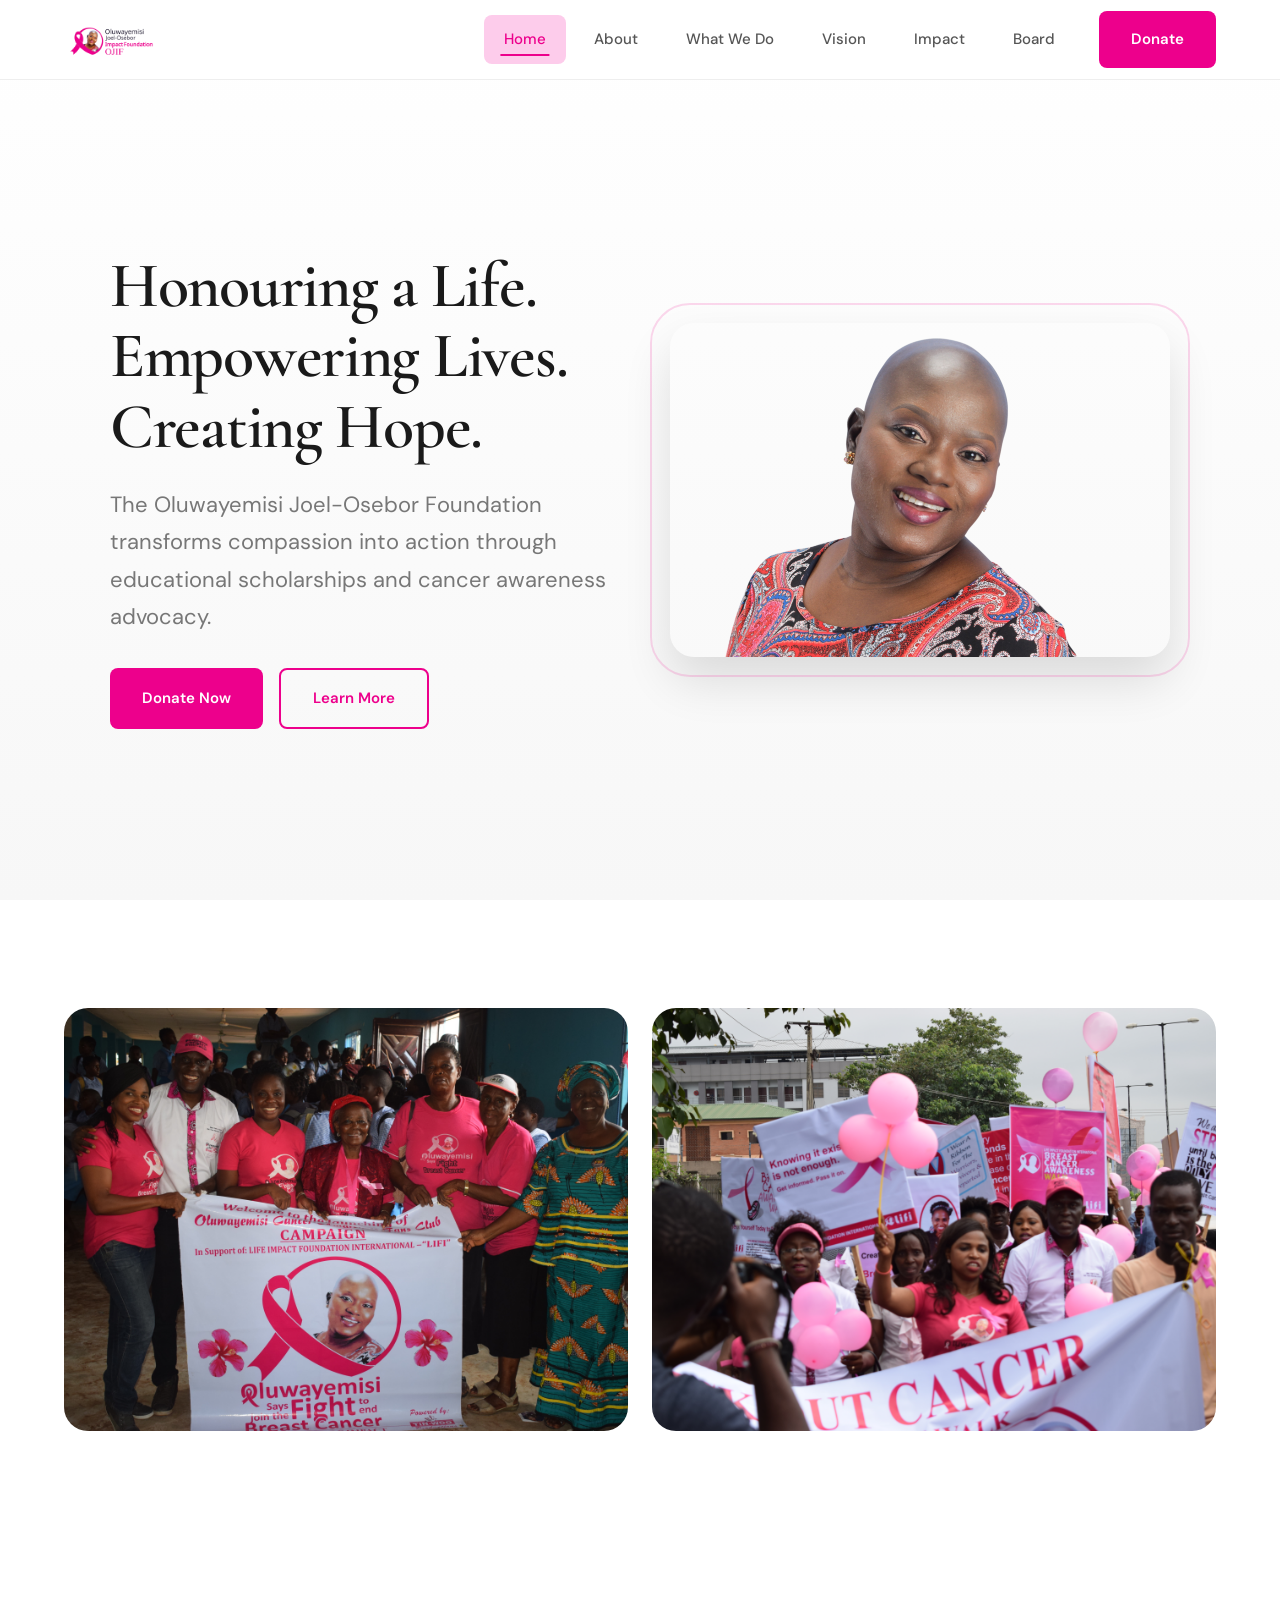
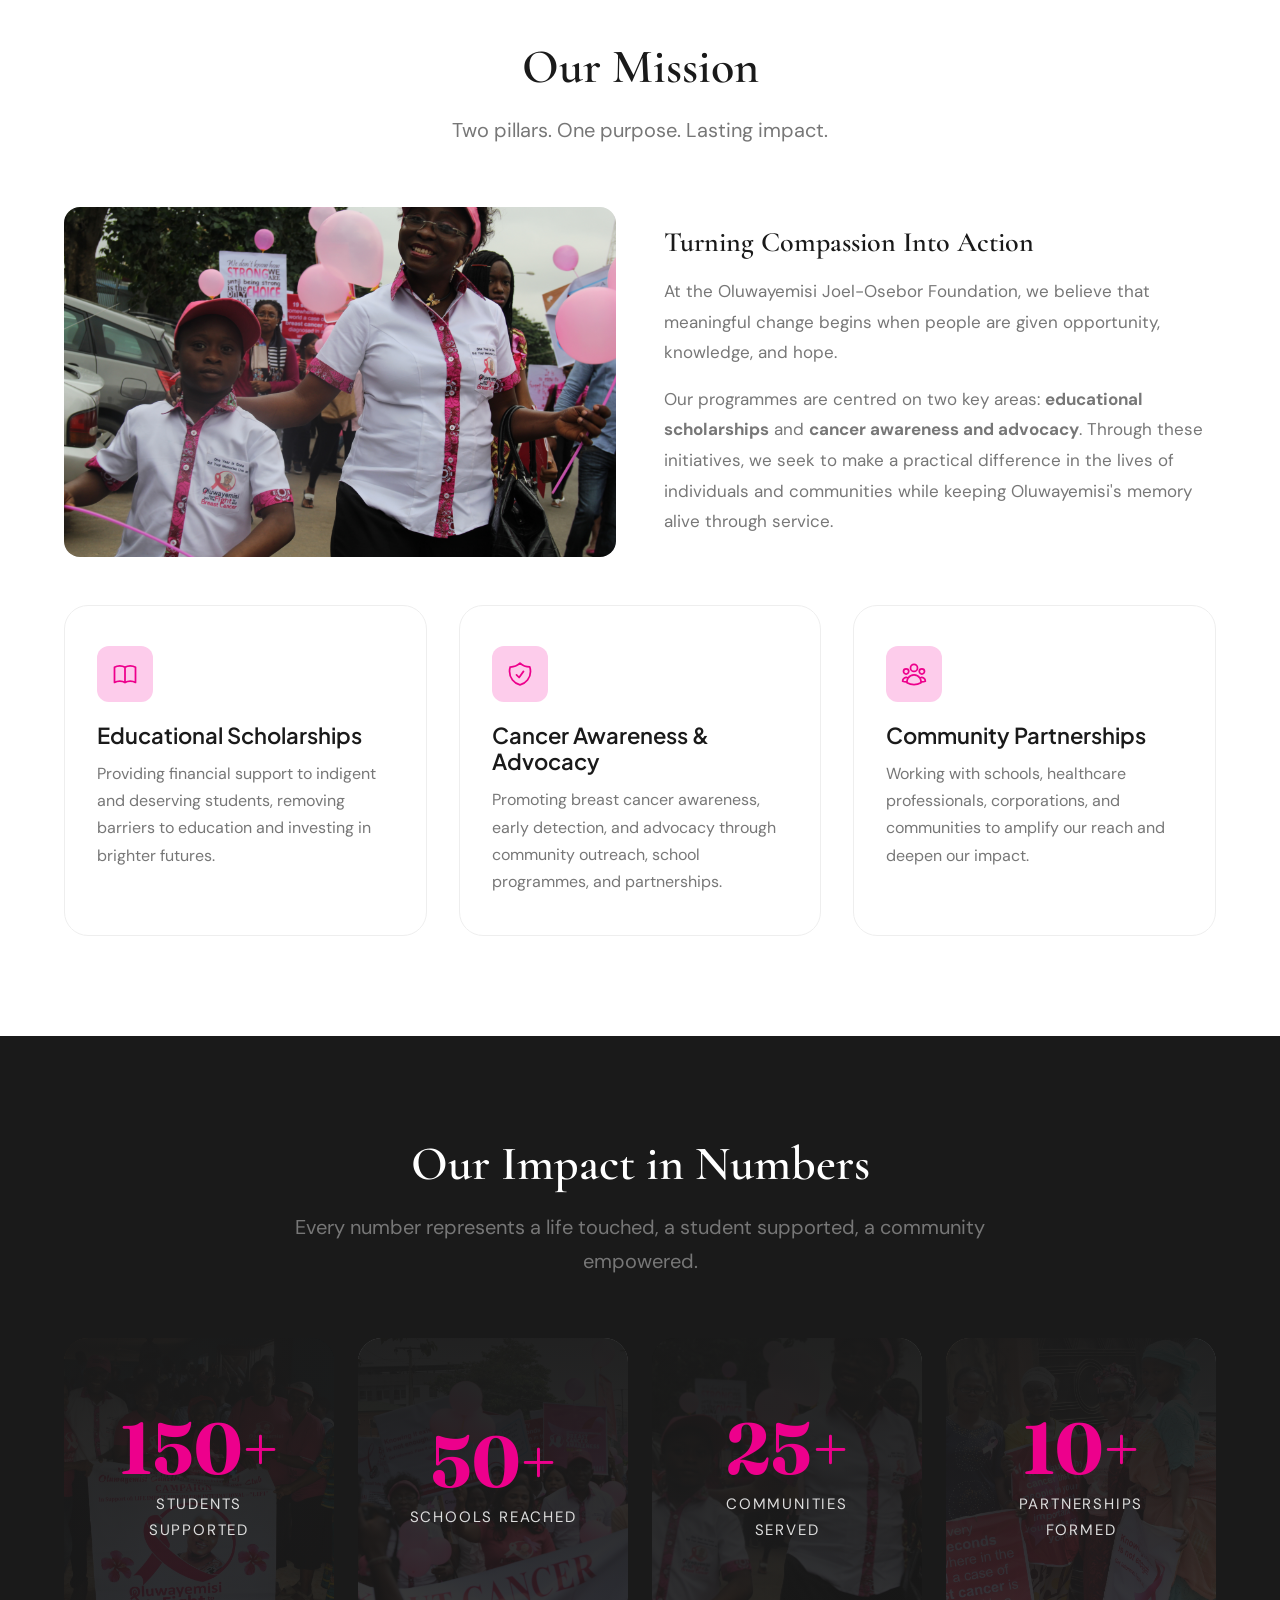
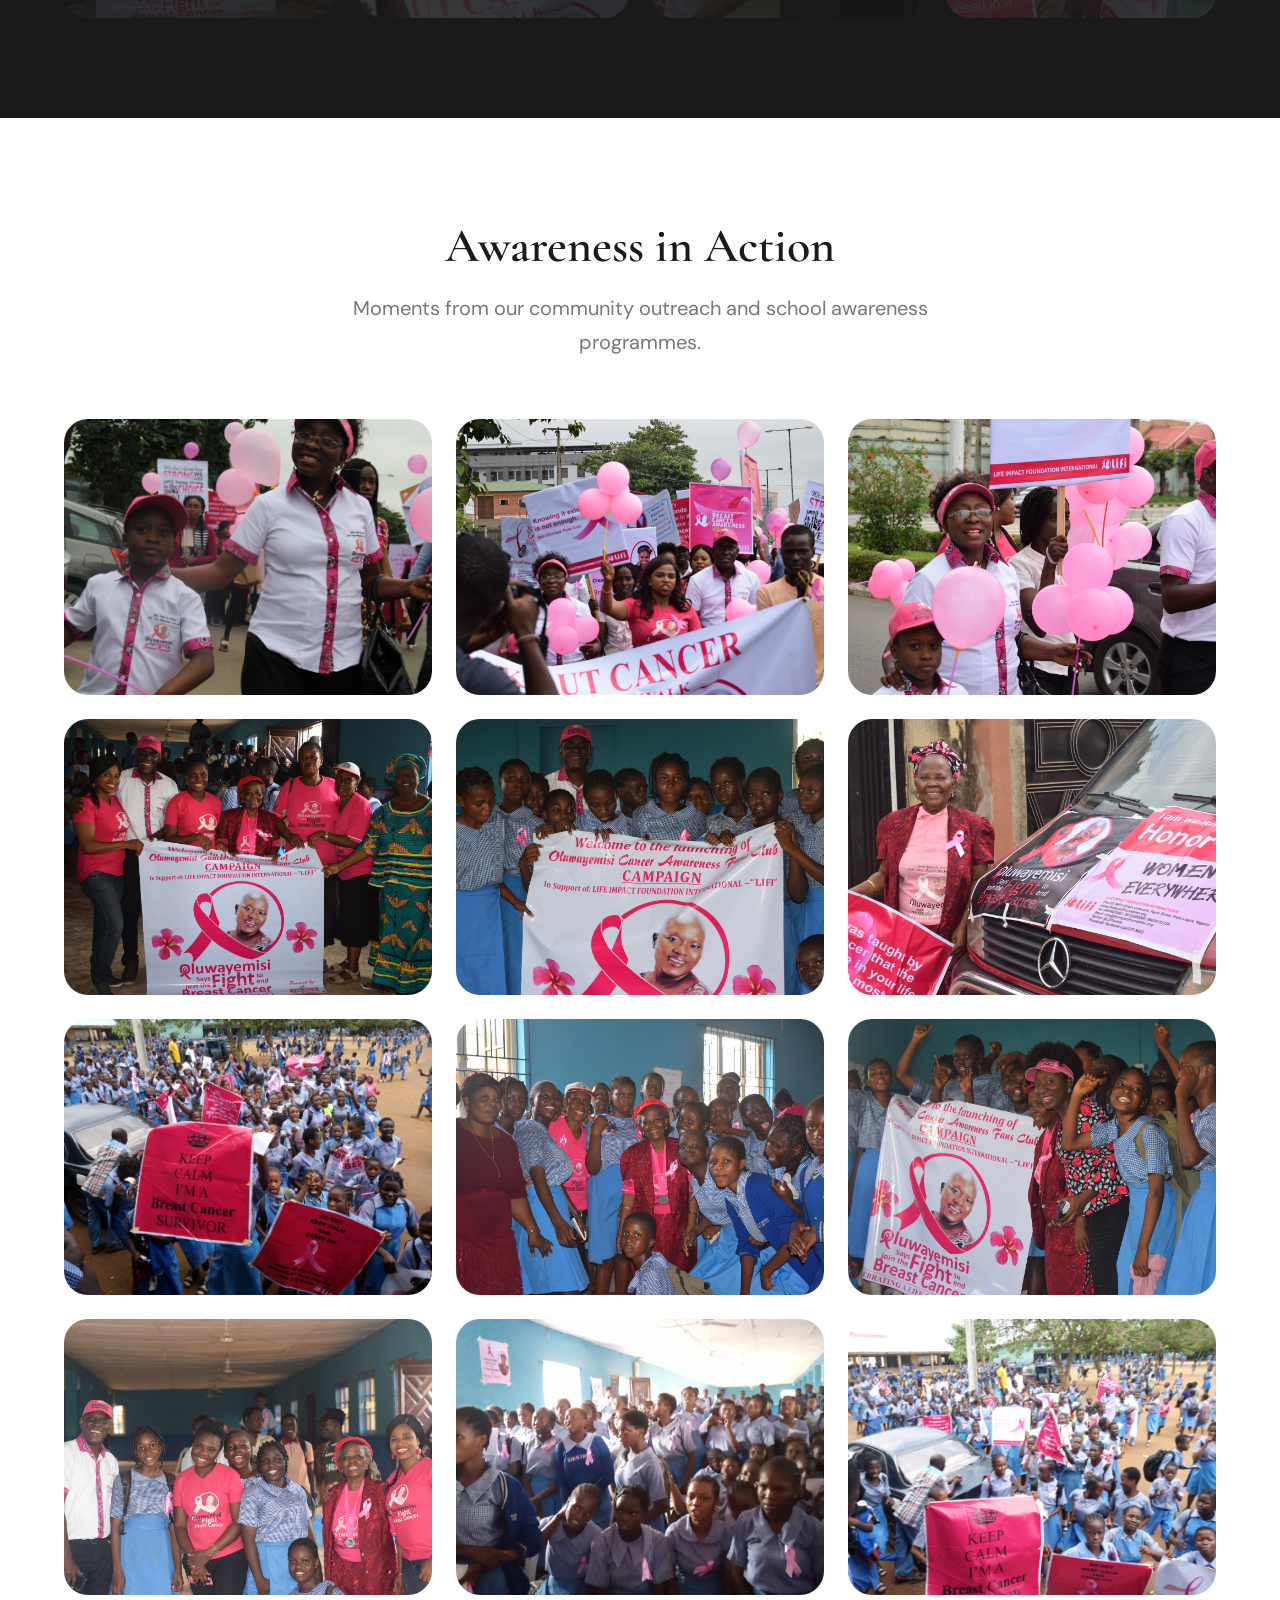
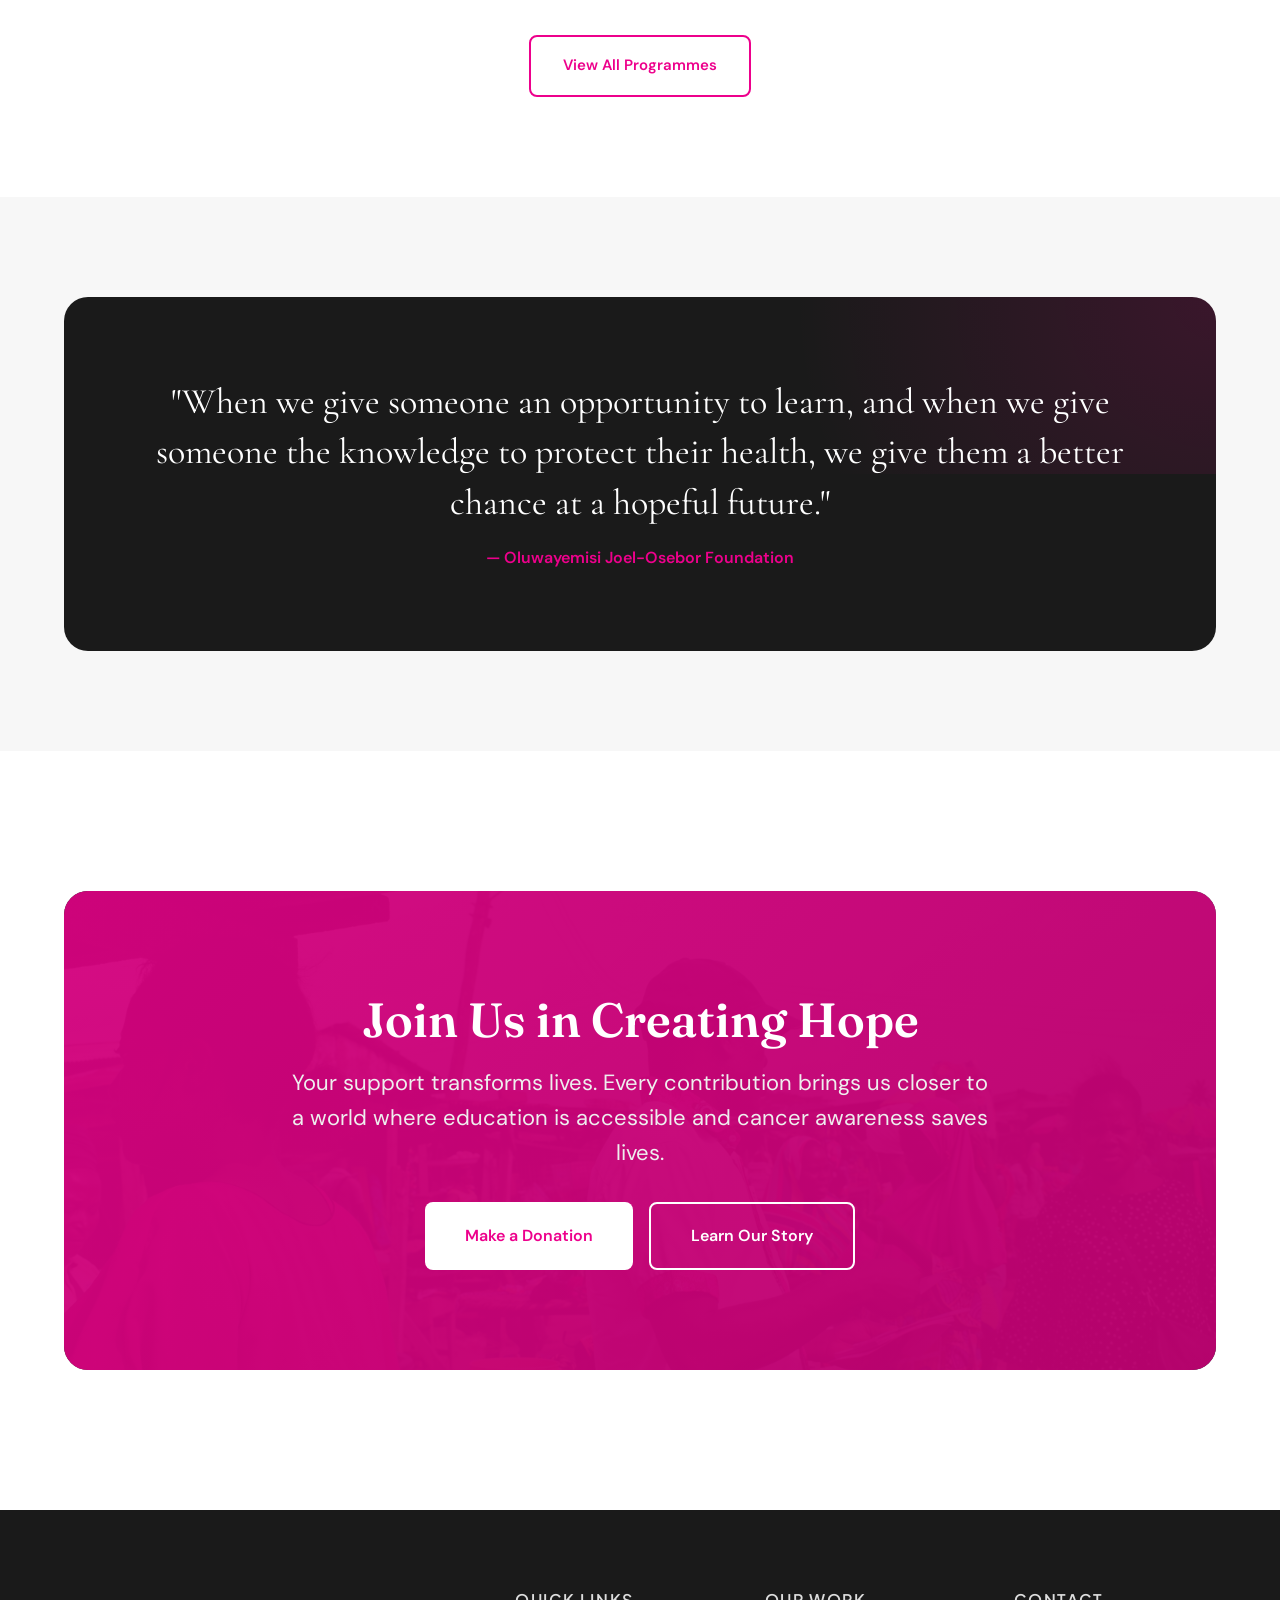
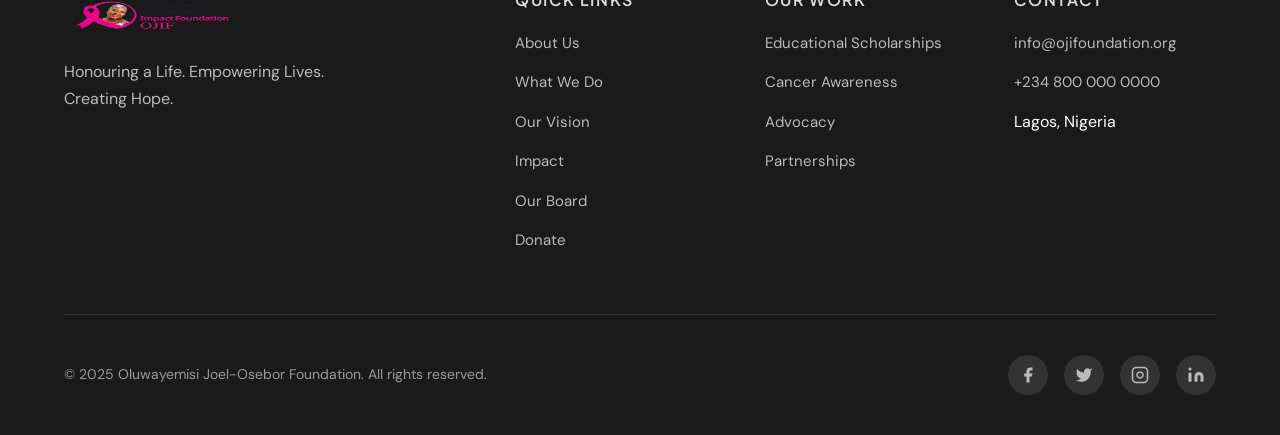
<file: index.html>
<!DOCTYPE html>
<html lang="en">
<head>
  <meta charset="UTF-8">
  <meta name="viewport" content="width=device-width, initial-scale=1.0">
  <meta name="description" content="Oluwayemisi Joel-Osebor Foundation - Honouring a Life. Empowering Lives. Creating Hope.">
  <title>Oluwayemisi Joel-Osebor Foundation</title>
  <link rel="preconnect" href="https://fonts.googleapis.com">
  <link rel="preconnect" href="https://fonts.gstatic.com" crossorigin>
  <link href="https://fonts.googleapis.com/css2?family=DM+Sans:wght@400;500;600;700&family=Plus+Jakarta+Sans:wght@400;500;600;700&family=Fraunces:opsz,wght@9..144,400;9..144,500;9..144,600;9..144,700&family=Cormorant+Garamond:wght@400;500;600;700&display=swap" rel="stylesheet">
  <link rel="stylesheet" href="styles.css">
</head>
<body>
  <a href="#main-content" class="skip-link">Skip to main content</a>

  <nav class="navbar" role="navigation" aria-label="Main navigation">
    <div class="navbar-inner">
      <a href="index.html" class="navbar-brand" aria-label="Oluwayemisi Joel-Osebor Foundation Home">
        <img src="images/logo.png" alt="" class="navbar-logo" width="160" height="48">
      </a>

      <ul class="navbar-menu" role="menubar">
        <li role="none"><a href="index.html" class="navbar-link" role="menuitem">Home</a></li>
        <li role="none"><a href="about.html" class="navbar-link" role="menuitem">About</a></li>
        <li role="none"><a href="what-we-do.html" class="navbar-link" role="menuitem">What We Do</a></li>
        <li role="none"><a href="vision.html" class="navbar-link" role="menuitem">Vision</a></li>
        <li role="none"><a href="impact.html" class="navbar-link" role="menuitem">Impact</a></li>
        <li role="none"><a href="board.html" class="navbar-link" role="menuitem">Board</a></li>
        <li role="none" class="navbar-donate"><a href="donate.html" class="btn btn-primary" role="menuitem">Donate</a></li>
      </ul>

      <button class="navbar-toggle" aria-label="Toggle navigation menu" aria-expanded="false" aria-controls="navbar-menu">
        <span></span>
        <span></span>
        <span></span>
      </button>
    </div>
  </nav>

  <main id="main-content">
    <section class="hero" aria-labelledby="hero-title">
      <div class="hero-content">
        <div class="hero-text animate-fade-up">
          <h1 id="hero-title">Honouring a Life.<br>Empowering Lives.<br>Creating Hope.</h1>
          <p>The Oluwayemisi Joel-Osebor Foundation transforms compassion into action through educational scholarships and cancer awareness advocacy.</p>
          <div style="display: flex; gap: 16px; flex-wrap: wrap;">
            <a href="donate.html" class="btn btn-primary">Donate Now</a>
            <a href="about.html" class="btn btn-secondary">Learn More</a>
          </div>
        </div>
        <div class="hero-image animate-fade-up animate-delay-1">
          <img src="images/yemisi_section.png" alt="Oluwayemisi Joel-Osebor" width="500" height="600" loading="eager">
        </div>
      </div>
    </section>

    <section class="section-sm" aria-labelledby="awareness-preview" style="background: var(--white);">
      <div class="container">
        <div class="image-pair animate-fade-up">
          <div class="image-pair-item">
            <img src="images/awareness/awareness school.JPG" alt="School breast cancer awareness programme" loading="lazy">
          </div>
          <div class="image-pair-item">
            <img src="images/awareness/awareness (2).JPG" alt="Public awareness event" loading="lazy">
          </div>
        </div>
      </div>
    </section>

    <section class="section" aria-labelledby="mission-title">
      <div class="container">
        <header class="animate-fade-up">
          <h2 id="mission-title" class="section-title">Our Mission</h2>
          <p class="section-subtitle">Two pillars. One purpose. Lasting impact.</p>
        </header>

        <div style="display: grid; grid-template-columns: repeat(auto-fit, minmax(320px, 1fr)); gap: 48px; align-items: center; margin-bottom: 48px;">
          <div class="animate-fade-up animate-delay-1">
            <div style="border-radius: 16px; overflow: hidden;">
              <img src="images/awareness/awareness (1).JPG" alt="Community breast cancer awareness outreach" style="width: 100%; height: 350px; object-fit: cover;">
            </div>
          </div>
          <div class="animate-fade-up animate-delay-2">
            <h3 style="font-size: 28px; margin-bottom: 16px; font-family: var(--font-serif);">Turning Compassion Into Action</h3>
            <p style="font-size: 17px; color: var(--gray-600); line-height: 1.8; margin-bottom: 16px;">
              At the Oluwayemisi Joel-Osebor Foundation, we believe that meaningful change begins when people are given opportunity, knowledge, and hope.
            </p>
            <p style="font-size: 17px; color: var(--gray-600); line-height: 1.8;">
              Our programmes are centred on two key areas: <strong>educational scholarships</strong> and <strong>cancer awareness and advocacy</strong>. Through these initiatives, we seek to make a practical difference in the lives of individuals and communities while keeping Oluwayemisi's memory alive through service.
            </p>
          </div>
        </div>

        <div class="card-grid">
          <article class="card animate-fade-up animate-delay-3">
            <div class="card-icon" aria-hidden="true">
              <svg xmlns="http://www.w3.org/2000/svg" fill="none" viewBox="0 0 24 24" stroke="currentColor" stroke-width="1.5">
                <path stroke-linecap="round" stroke-linejoin="round" d="M12 6.253v13m0-13C10.832 5.477 9.246 5 7.5 5S4.168 5.477 3 6.253v13C4.168 18.477 5.754 18 7.5 18s3.332.477 4.5 1.253m0-13C13.168 5.477 14.754 5 16.5 5c1.747 0 3.332.477 4.5 1.253v13C19.832 18.477 18.247 18 16.5 18c-1.746 0-3.332.477-4.5 1.253" />
              </svg>
            </div>
            <h3>Educational Scholarships</h3>
            <p>Providing financial support to indigent and deserving students, removing barriers to education and investing in brighter futures.</p>
          </article>

          <article class="card animate-fade-up animate-delay-4">
            <div class="card-icon" aria-hidden="true">
              <svg xmlns="http://www.w3.org/2000/svg" fill="none" viewBox="0 0 24 24" stroke="currentColor" stroke-width="1.5">
                <path stroke-linecap="round" stroke-linejoin="round" d="M9 12.75L11.25 15 15 9.75m-3-7.036A11.959 11.959 0 013.598 6 11.99 11.99 0 003 9.749c0 5.592 3.824 10.29 9 11.623 5.176-1.332 9-6.03 9-11.622 0-1.31-.21-2.571-.598-3.751h-.152c-3.196 0-6.1-1.248-8.25-3.285Z" />
              </svg>
            </div>
            <h3>Cancer Awareness & Advocacy</h3>
            <p>Promoting breast cancer awareness, early detection, and advocacy through community outreach, school programmes, and partnerships.</p>
          </article>

          <article class="card animate-fade-up animate-delay-5">
            <div class="card-icon" aria-hidden="true">
              <svg xmlns="http://www.w3.org/2000/svg" fill="none" viewBox="0 0 24 24" stroke="currentColor" stroke-width="1.5">
                <path stroke-linecap="round" stroke-linejoin="round" d="M18 18.72a9.094 9.094 0 003.741-.479 3 3 0 00-4.682-2.72m.94 3.198l.001.031c0 .225-.012.447-.037.666A11.944 11.944 0 0112 21c-2.17 0-4.207-.576-5.963-1.584A6.062 6.062 0 016 18.719m12 0a5.971 5.971 0 00-.941-3.197m0 0A5.995 5.995 0 0012 12.75a5.995 5.995 0 00-5.058 2.772m0 0a3 3 0 00-4.681 2.72 8.986 8.986 0 003.74.477m.94-3.197a5.971 5.971 0 00-.94 3.197M15 6.75a3 3 0 11-6 0 3 3 0 016 0zm6 3a2.25 2.25 0 11-4.5 0 2.25 2.25 0 014.5 0zm-13.5 0a2.25 2.25 0 11-4.5 0 2.25 2.25 0 014.5 0z" />
              </svg>
            </div>
            <h3>Community Partnerships</h3>
            <p>Working with schools, healthcare professionals, corporations, and communities to amplify our reach and deepen our impact.</p>
          </article>
        </div>
      </div>
    </section>

    <section class="section stats" aria-labelledby="impact-stats">
      <div class="container">
        <header class="animate-fade-up" style="text-align: center; margin-bottom: 48px;">
          <h2 id="impact-stats" class="section-title">Our Impact in Numbers</h2>
          <p class="section-subtitle">Every number represents a life touched, a student supported, a community empowered.</p>
        </header>

        <div class="card-grid" style="grid-template-columns: repeat(auto-fit, minmax(250px, 1fr)); gap: 24px;">
          <article class="stat-card animate-fade-up animate-delay-1" style="--bg-image: url('images/awareness/awareness school.JPG');">
            <div class="stat-card-content">
              <div class="stat-number">150+</div>
              <div class="stat-label">Students Supported</div>
            </div>
          </article>

          <article class="stat-card animate-fade-up animate-delay-2" style="--bg-image: url('images/awareness/awareness (2).JPG');">
            <div class="stat-card-content">
              <div class="stat-number">50+</div>
              <div class="stat-label">Schools Reached</div>
            </div>
          </article>

          <article class="stat-card animate-fade-up animate-delay-3" style="--bg-image: url('images/awareness/awareness (1).JPG');">
            <div class="stat-card-content">
              <div class="stat-number">25+</div>
              <div class="stat-label">Communities Served</div>
            </div>
          </article>

          <article class="stat-card animate-fade-up animate-delay-4" style="--bg-image: url('images/awareness/awareness  10 (1).JPG');">
            <div class="stat-card-content">
              <div class="stat-number">10+</div>
              <div class="stat-label">Partnerships Formed</div>
            </div>
          </article>
        </div>
      </div>
    </section>

    <section class="section" aria-labelledby="awareness-title">
      <div class="container">
        <header class="animate-fade-up">
          <h2 id="awareness-title" class="section-title">Awareness in Action</h2>
          <p class="section-subtitle">Moments from our community outreach and school awareness programmes.</p>
        </header>

        <div class="gallery-grid" role="list">
          <figure class="gallery-item animate-fade-up animate-delay-1" role="listitem">
            <img src="images/awareness/awareness (1).JPG" alt="Community breast cancer awareness outreach" loading="lazy">
          </figure>
          <figure class="gallery-item animate-fade-up animate-delay-2" role="listitem">
            <img src="images/awareness/awareness (2).JPG" alt="Public awareness event" loading="lazy">
          </figure>
          <figure class="gallery-item animate-fade-up animate-delay-3" role="listitem">
            <img src="images/awareness/awareness (3).JPG" alt="Health education session" loading="lazy">
          </figure>
          <figure class="gallery-item animate-fade-up animate-delay-4" role="listitem">
            <img src="images/awareness/awareness school.JPG" alt="School breast cancer awareness programme" loading="lazy">
          </figure>
          <figure class="gallery-item animate-fade-up animate-delay-5" role="listitem">
            <img src="images/awareness/awareness school 2.JPG" alt="Students learning about breast cancer awareness" loading="lazy">
          </figure>
          <figure class="gallery-item animate-fade-up animate-delay-6" role="listitem">
            <img src="images/awareness/awareness (4).JPG" alt="Community health outreach" loading="lazy">
          </figure>
          <figure class="gallery-item animate-fade-up animate-delay-1" role="listitem">
            <img src="images/awareness/awareness school 3.jpg" alt="School breast cancer awareness session" loading="lazy">
          </figure>
          <figure class="gallery-item animate-fade-up animate-delay-2" role="listitem">
            <img src="images/awareness/awareness school 4.JPG" alt="Students engaged in awareness programme" loading="lazy">
          </figure>
          <figure class="gallery-item animate-fade-up animate-delay-3" role="listitem">
            <img src="images/awareness/awareness school 5.JPG" alt="School awareness programme in action" loading="lazy">
          </figure>
          <figure class="gallery-item animate-fade-up animate-delay-4" role="listitem">
            <img src="images/awareness/awareness school 6.JPG" alt="Educating young people on breast health" loading="lazy">
          </figure>
          <figure class="gallery-item animate-fade-up animate-delay-5" role="listitem">
            <img src="images/awareness/awareness school 7.jpg" alt="Interactive school awareness session" loading="lazy">
          </figure>
          <figure class="gallery-item animate-fade-up animate-delay-6" role="listitem">
            <img src="images/awareness/awareness school 8.jpg" alt="Students participating in awareness activity" loading="lazy">
          </figure>
        </div>

        <div style="text-align: center; margin-top: 40px;" class="animate-fade-up">
          <a href="what-we-do.html" class="btn btn-secondary">View All Programmes</a>
        </div>
      </div>
    </section>

    <section class="section" style="background: var(--gray-100);" aria-labelledby="quote-title">
      <div class="container">
        <div class="quote-block animate-fade-up" id="quote-title">
          <p>"When we give someone an opportunity to learn, and when we give someone the knowledge to protect their health, we give them a better chance at a hopeful future."</p>
          <cite>— Oluwayemisi Joel-Osebor Foundation</cite>
        </div>
      </div>
    </section>

    <section class="section-lg" aria-labelledby="cta-title">
      <div class="container">
        <div class="cta-banner animate-fade-up" style="--bg-image: url('images/awareness/awareness  10 (4).JPG');" role="region" aria-labelledby="cta-title">
          <div class="cta-banner-content">
            <h2 id="cta-title">Join Us in Creating Hope</h2>
            <p>Your support transforms lives. Every contribution brings us closer to a world where education is accessible and cancer awareness saves lives.</p>
            <div style="display: flex; gap: 16px; justify-content: center; flex-wrap: wrap;">
              <a href="donate.html" class="btn btn-white" style="padding: 18px 40px; font-size: 16px;">Make a Donation</a>
              <a href="about.html" class="btn btn-outline-white" style="padding: 18px 40px; font-size: 16px;">Learn Our Story</a>
            </div>
          </div>
        </div>
      </div>
    </section>
  </main>

  <footer class="footer" role="contentinfo">
    <div class="container">
      <div class="footer-grid">
        <div class="footer-brand">
          <img src="images/logo.png" alt="" class="logo" width="180" height="54">
          <p>Honouring a Life. Empowering Lives. Creating Hope.</p>
        </div>

        <nav class="footer-column" aria-label="Quick links">
          <h4>Quick Links</h4>
          <ul class="footer-links">
            <li><a href="about.html">About Us</a></li>
            <li><a href="what-we-do.html">What We Do</a></li>
            <li><a href="vision.html">Our Vision</a></li>
            <li><a href="impact.html">Impact</a></li>
            <li><a href="board.html">Our Board</a></li>
            <li><a href="donate.html">Donate</a></li>
          </ul>
        </nav>

        <nav class="footer-column" aria-label="Programmes">
          <h4>Our Work</h4>
          <ul class="footer-links">
            <li><a href="what-we-do.html#scholarships">Educational Scholarships</a></li>
            <li><a href="what-we-do.html#cancer">Cancer Awareness</a></li>
            <li><a href="what-we-do.html#advocacy">Advocacy</a></li>
            <li><a href="what-we-do.html#partnerships">Partnerships</a></li>
          </ul>
        </nav>

        <div class="footer-column">
          <h4>Contact</h4>
          <ul class="footer-links">
            <li><a href="mailto:info@ojifoundation.org">info@ojifoundation.org</a></li>
            <li><a href="tel:+2348000000000">+234 800 000 0000</a></li>
            <li>Lagos, Nigeria</li>
          </ul>
        </div>
      </div>

      <div class="footer-bottom">
        <p>&copy; 2025 Oluwayemisi Joel-Osebor Foundation. All rights reserved.</p>
        <div class="footer-social">
          <a href="#" aria-label="Facebook" role="button">
            <svg width="18" height="18" viewBox="0 0 24 24" fill="currentColor"><path d="M18 2h-3a5 5 0 00-5 5v3H7v4h3v8h4v-8h3l1-4h-4V7a1 1 0 011-1h3z"/></svg>
          </a>
          <a href="#" aria-label="Twitter" role="button">
            <svg width="18" height="18" viewBox="0 0 24 24" fill="currentColor"><path d="M23 3a10.9 10.9 0 01-3.14 1.53 4.48 4.48 0 00-7.86 3v1A10.66 10.66 0 013 4s-4 9 5 13a11.64 11.64 0 01-7 2c9 5 20 0 20-11.5a4.5 4.5 0 00-.08-.83A7.72 7.72 0 0023 3z"/></svg>
          </a>
          <a href="#" aria-label="Instagram" role="button">
            <svg width="18" height="18" viewBox="0 0 24 24" fill="none" stroke="currentColor" stroke-width="2"><rect x="2" y="2" width="20" height="20" rx="5" ry="5"/><path d="M16 11.37A4 4 0 1112.63 8 4 4 0 0116 11.37z"/><line x1="17.5" y1="6.5" x2="17.51" y2="6.5"/></svg>
          </a>
          <a href="#" aria-label="LinkedIn" role="button">
            <svg width="18" height="18" viewBox="0 0 24 24" fill="currentColor"><path d="M16 8a6 6 0 016 6v7h-4v-7a2 2 0 00-2-2 2 2 0 00-2 2v7h-4v-7a6 6 0 016-6zM2 9h4v12H2zM4 6a2 2 0 100-4 2 2 0 000 4z"/></svg>
          </a>
        </div>
      </div>
    </div>
  </footer>

  <script src="script.js"></script>
</body>
</html>
</file>
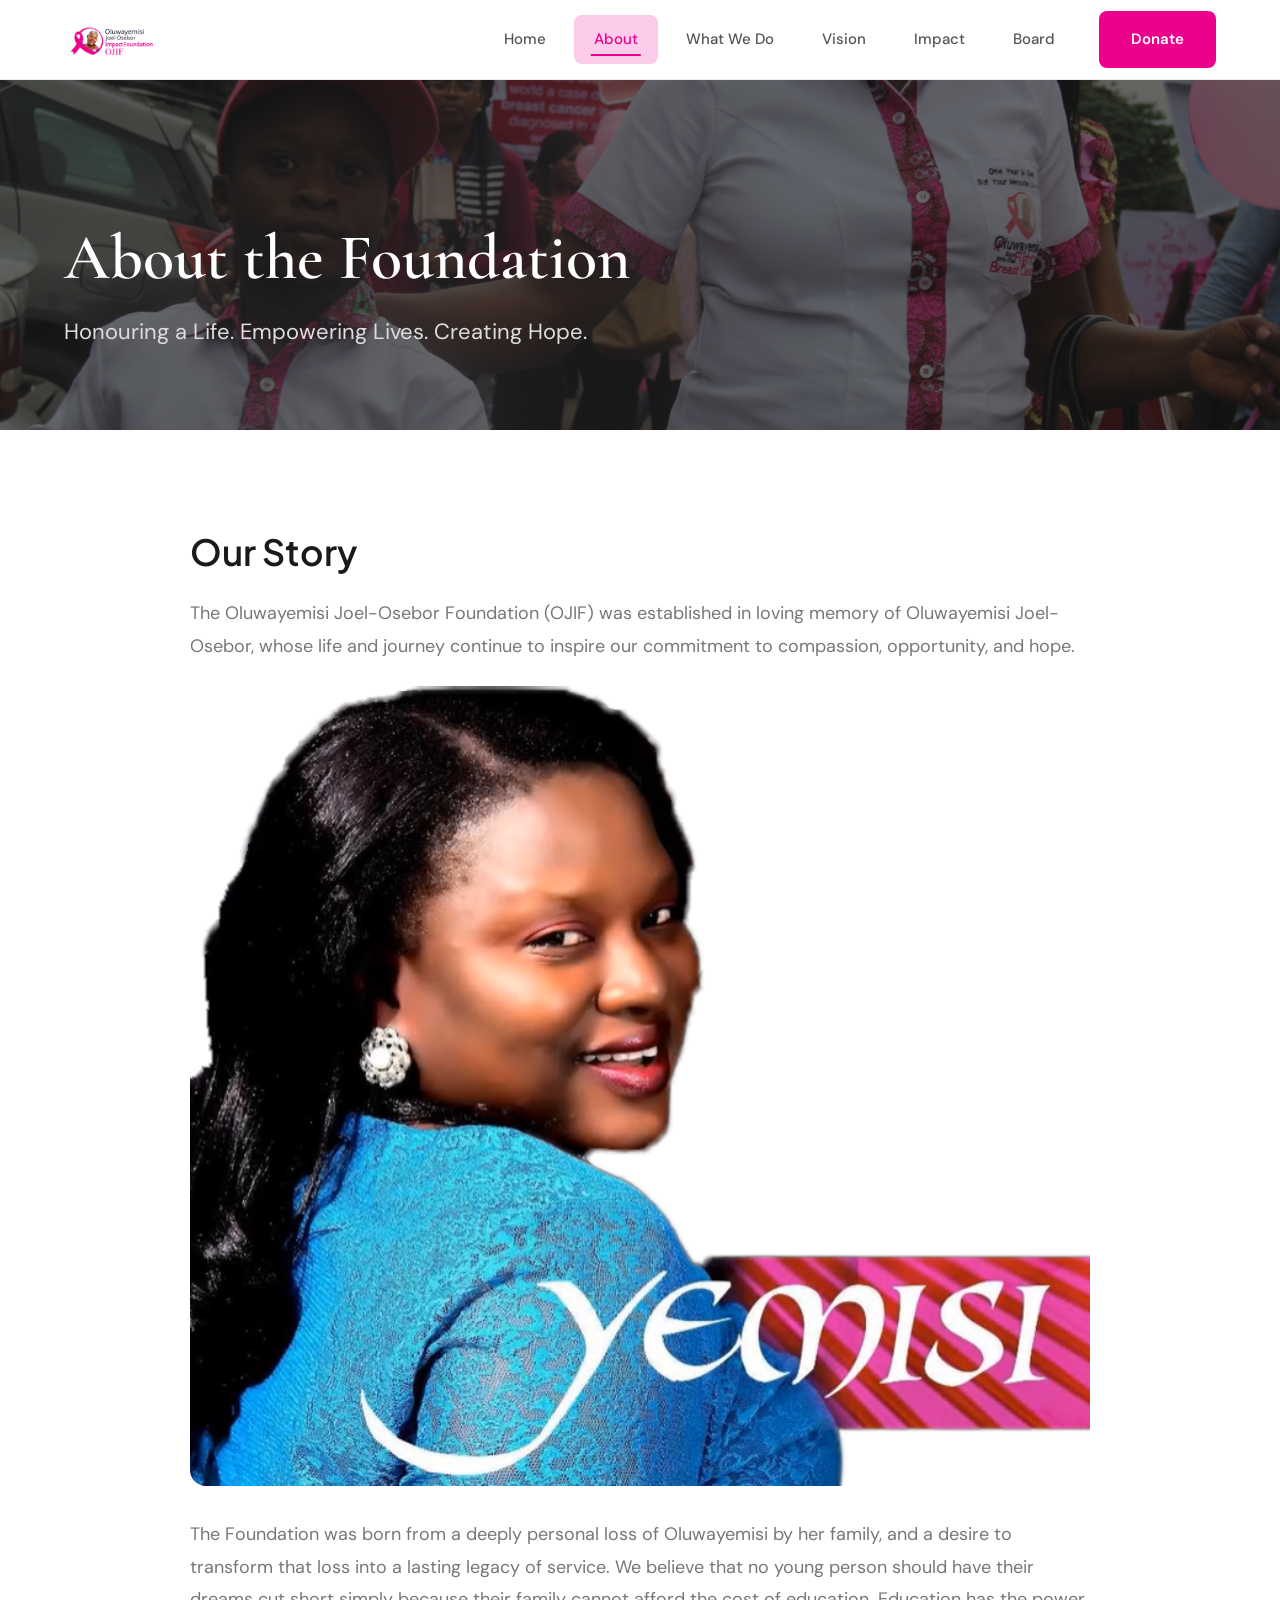
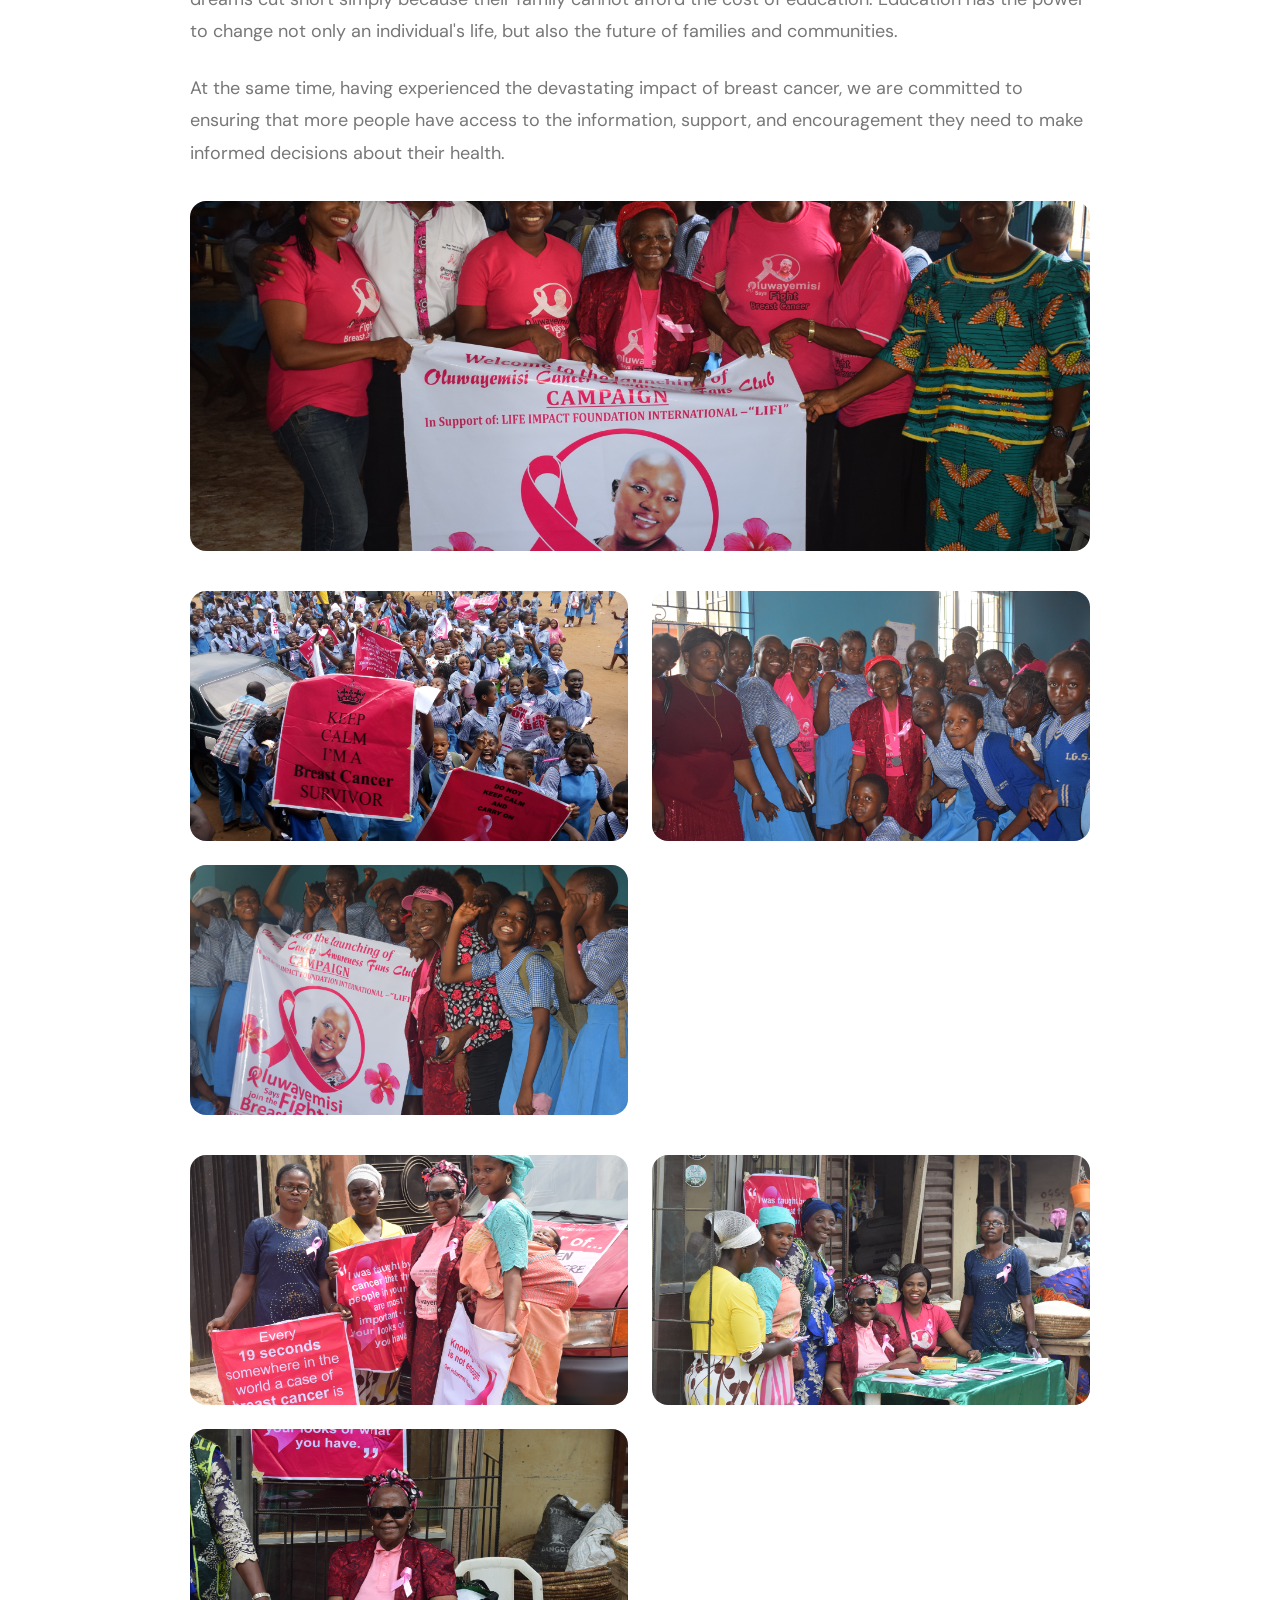
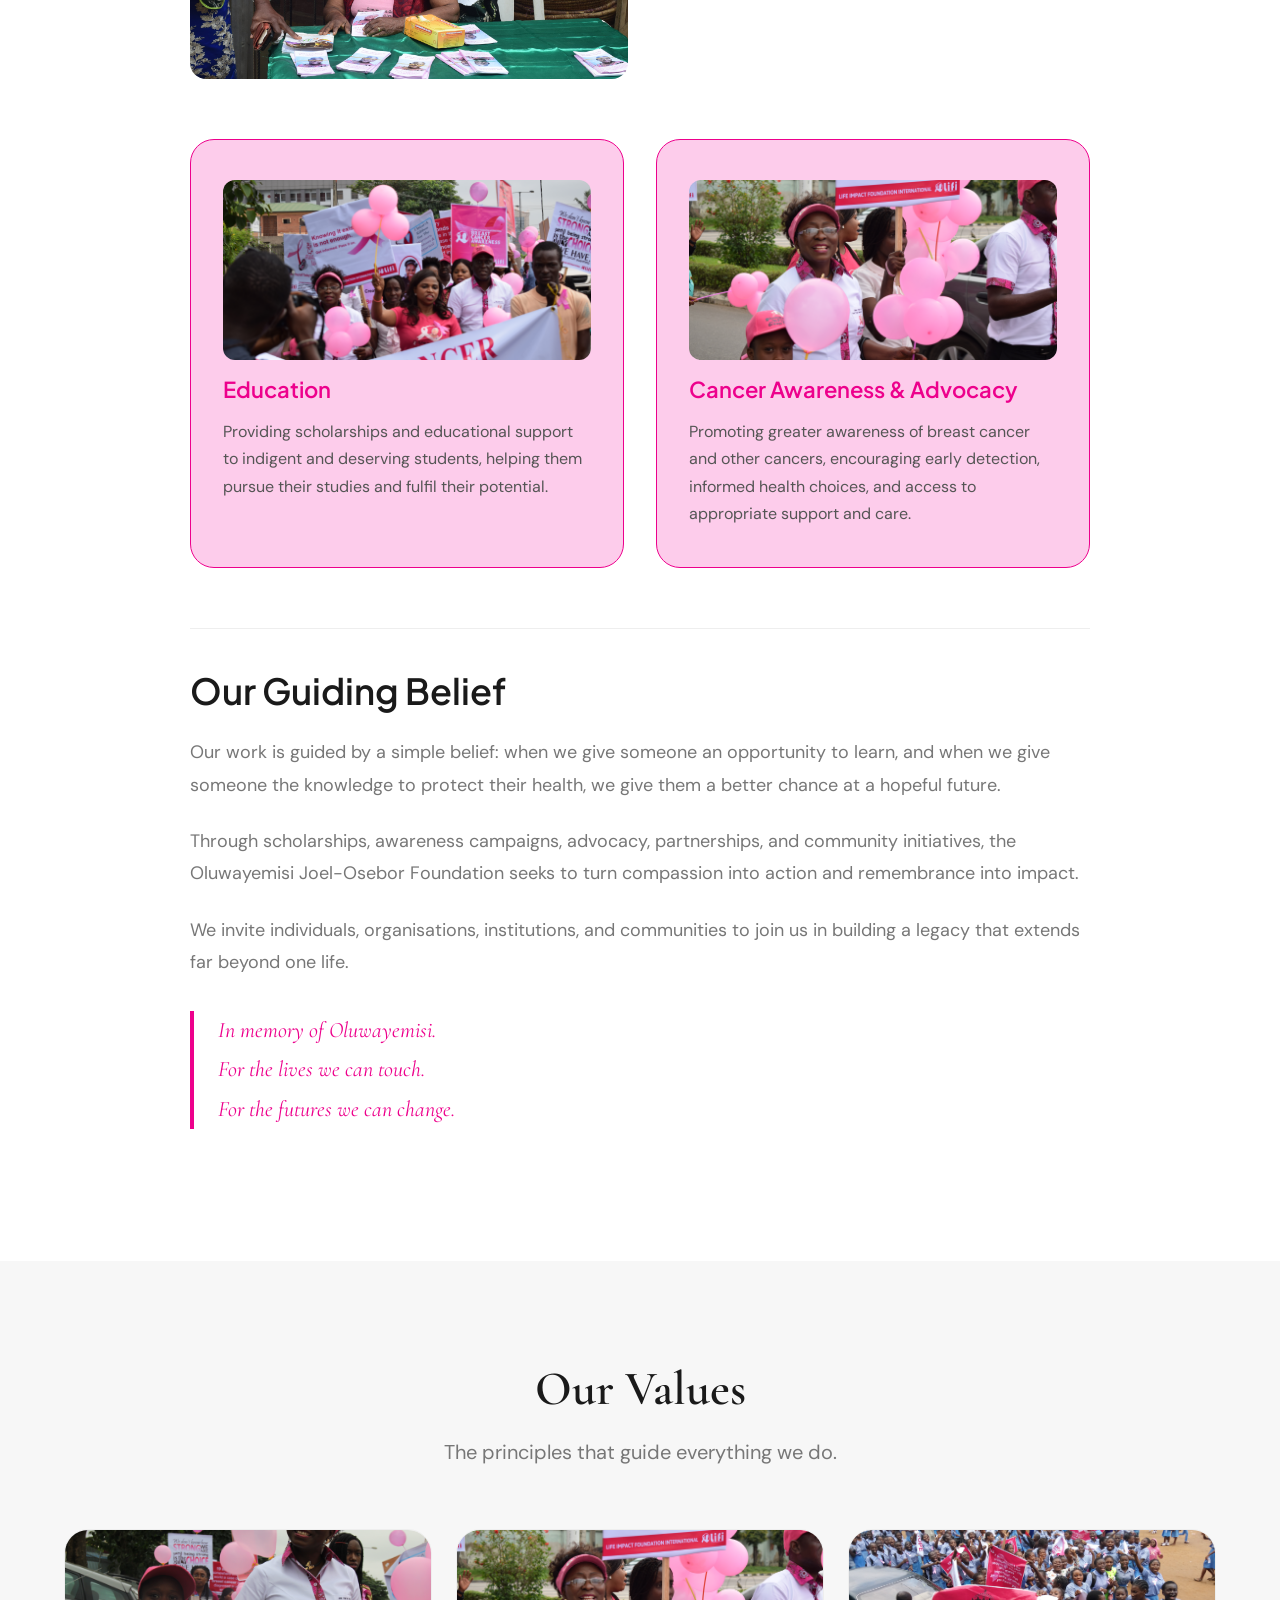
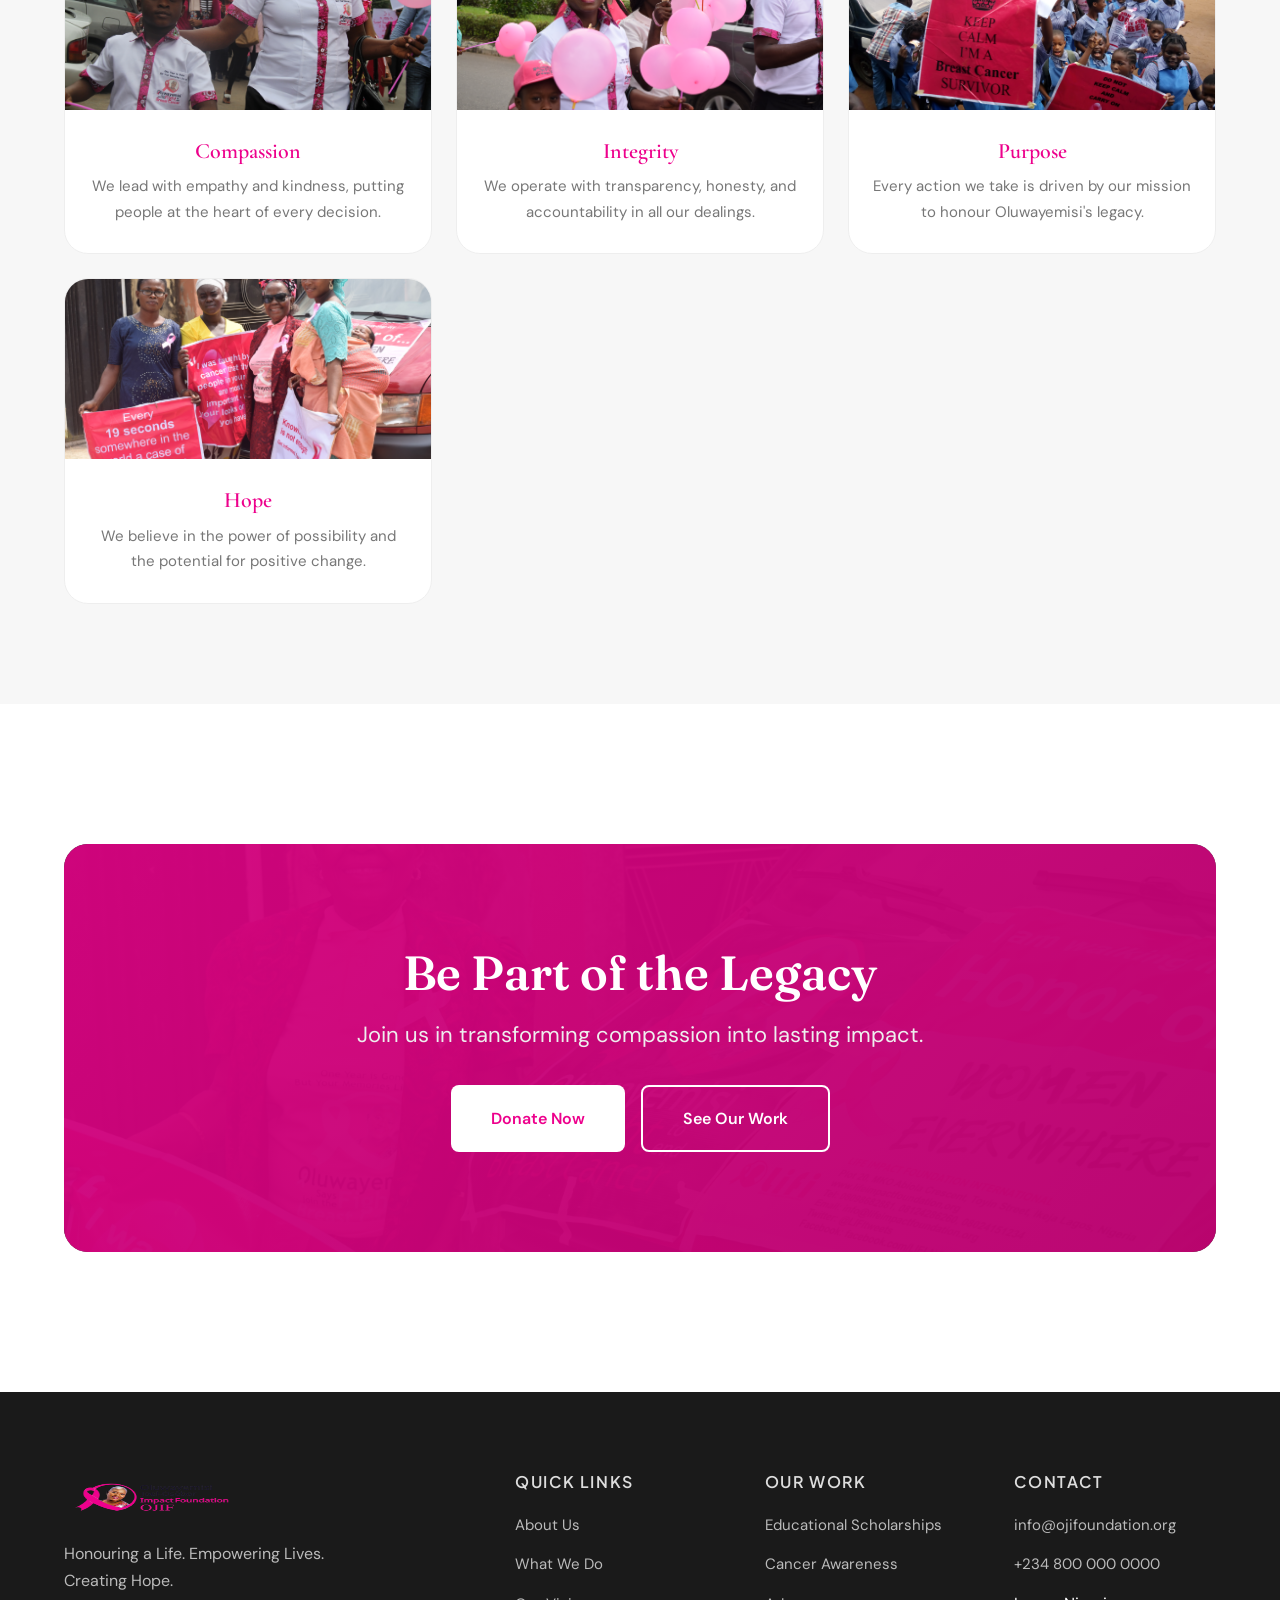
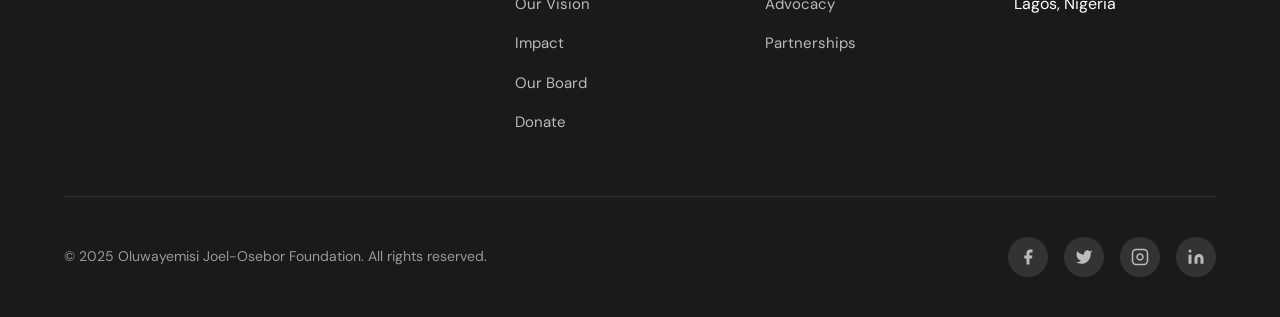
<file: about.html>
<!DOCTYPE html>
<html lang="en">
<head>
  <meta charset="UTF-8">
  <meta name="viewport" content="width=device-width, initial-scale=1.0">
  <meta name="description" content="About Oluwayemisi Joel-Osebor Foundation - Honouring a Life. Empowering Lives. Creating Hope.">
  <title>About Us | Oluwayemisi Joel-Osebor Foundation</title>
  <link rel="preconnect" href="https://fonts.googleapis.com">
  <link rel="preconnect" href="https://fonts.gstatic.com" crossorigin>
  <link href="https://fonts.googleapis.com/css2?family=DM+Sans:wght@400;500;600;700&family=Plus+Jakarta+Sans:wght@400;500;600;700&family=Fraunces:opsz,wght@9..144,400;9..144,500;9..144,600;9..144,700&family=Cormorant+Garamond:wght@400;500;600;700&display=swap" rel="stylesheet">
  <link rel="stylesheet" href="styles.css">
</head>
<body>
  <a href="#main-content" class="skip-link">Skip to main content</a>

  <nav class="navbar" role="navigation" aria-label="Main navigation">
    <div class="navbar-inner">
      <a href="index.html" class="navbar-brand" aria-label="Oluwayemisi Joel-Osebor Foundation Home">
        <img src="images/logo.png" alt="" class="navbar-logo" width="160" height="48">
      </a>

      <ul class="navbar-menu" role="menubar">
        <li role="none"><a href="index.html" class="navbar-link" role="menuitem">Home</a></li>
        <li role="none"><a href="about.html" class="navbar-link" role="menuitem">About</a></li>
        <li role="none"><a href="what-we-do.html" class="navbar-link" role="menuitem">What We Do</a></li>
        <li role="none"><a href="vision.html" class="navbar-link" role="menuitem">Vision</a></li>
        <li role="none"><a href="impact.html" class="navbar-link" role="menuitem">Impact</a></li>
        <li role="none"><a href="board.html" class="navbar-link" role="menuitem">Board</a></li>
        <li role="none" class="navbar-donate"><a href="donate.html" class="btn btn-primary" role="menuitem">Donate</a></li>
      </ul>

      <button class="navbar-toggle" aria-label="Toggle navigation menu" aria-expanded="false" aria-controls="navbar-menu">
        <span></span>
        <span></span>
        <span></span>
      </button>
    </div>
  </nav>

  <main id="main-content">
    <header class="page-header" style="--bg-image: url('images/awareness/awareness (1).JPG');">
      <div class="container">
        <h1 class="animate-fade-up">About the Foundation</h1>
        <p class="animate-fade-up animate-delay-1">Honouring a Life. Empowering Lives. Creating Hope.</p>
      </div>
    </header>

    <section class="section" aria-labelledby="our-story">
      <div class="container">
        <div style="max-width: 900px; margin: 0 auto;">
          <article class="animate-fade-up" style="line-height: 1.8;">
            <h2 id="our-story" style="font-size: clamp(28px, 4vw, 36px); margin-bottom: 24px;">Our Story</h2>

            <p style="font-size: 18px; color: var(--gray-600); margin-bottom: 24px;">
              The Oluwayemisi Joel-Osebor Foundation (OJIF) was established in loving memory of Oluwayemisi Joel-Osebor, whose life and journey continue to inspire our commitment to compassion, opportunity, and hope.
            </p>

            <div style="margin-bottom: 32px; border-radius: 16px; overflow: hidden;" class="animate-fade-up animate-delay-1">
              <img src="images/our story.png" alt="Oluwayemisi Joel-Osebor Foundation story and legacy" style="width: 100%; height: 800px; object-fit: cover;">
            </div>

            <p style="font-size: 18px; color: var(--gray-600); margin-bottom: 24px;">
              The Foundation was born from a deeply personal loss of Oluwayemisi by her family, and a desire to transform that loss into a lasting legacy of service. We believe that no young person should have their dreams cut short simply because their family cannot afford the cost of education. Education has the power to change not only an individual's life, but also the future of families and communities.
            </p>

            <p style="font-size: 18px; color: var(--gray-600); margin-bottom: 24px;">
              At the same time, having experienced the devastating impact of breast cancer, we are committed to ensuring that more people have access to the information, support, and encouragement they need to make informed decisions about their health.
            </p>

            <div style="margin: 32px 0; border-radius: 16px; overflow: hidden;" class="animate-fade-up animate-delay-2">
              <img src="images/awareness/awareness school.JPG" alt="School breast cancer awareness programme with students" style="width: 100%; height: 350px; object-fit: cover;">
            </div>

            <div style="display: grid; grid-template-columns: repeat(auto-fit, minmax(300px, 1fr)); gap: 24px; margin: 40px 0;" class="animate-fade-up animate-delay-2">
              <div style="border-radius: 16px; overflow: hidden;">
                <img src="images/awareness/awareness school 3.jpg" alt="School awareness session with students" style="width: 100%; height: 250px; object-fit: cover;">
              </div>
              <div style="border-radius: 16px; overflow: hidden;">
                <img src="images/awareness/awareness school 4.JPG" alt="Students engaged in awareness programme" style="width: 100%; height: 250px; object-fit: cover;">
              </div>
              <div style="border-radius: 16px; overflow: hidden;">
                <img src="images/awareness/awareness school 5.JPG" alt="School awareness programme in action" style="width: 100%; height: 250px; object-fit: cover;">
              </div>
            </div>

            <div style="display: grid; grid-template-columns: repeat(auto-fit, minmax(300px, 1fr)); gap: 24px; margin: 40px 0;" class="animate-fade-up animate-delay-3">
              <div style="border-radius: 16px; overflow: hidden;">
                <img src="images/awareness/awareness  10 (1).JPG" alt="Public awareness campaign event" style="width: 100%; height: 250px; object-fit: cover;">
              </div>
              <div style="border-radius: 16px; overflow: hidden;">
                <img src="images/awareness/awareness  10 (2).JPG" alt="Community outreach programme" style="width: 100%; height: 250px; object-fit: cover;">
              </div>
              <div style="border-radius: 16px; overflow: hidden;">
                <img src="images/awareness/awareness  10 (3).JPG" alt="Public health awareness event" style="width: 100%; height: 250px; object-fit: cover;">
              </div>
            </div>
          </article>

          <div style="display: grid; grid-template-columns: repeat(auto-fit, minmax(280px, 1fr)); gap: 32px; margin-top: 60px;" class="animate-fade-up animate-delay-3">
            <div class="card" style="border-color: var(--primary); background: var(--primary-lighter);">
              <div style="border-radius: 12px; overflow: hidden; margin-bottom: 16px;">
                <img src="images/awareness/awareness (2).JPG" alt="Public awareness event" style="width: 100%; height: 180px; object-fit: cover;">
              </div>
              <h3 style="color: var(--primary); margin-bottom: 16px;">Education</h3>
              <p style="color: var(--gray-700);">Providing scholarships and educational support to indigent and deserving students, helping them pursue their studies and fulfil their potential.</p>
            </div>
            <div class="card" style="border-color: var(--primary); background: var(--primary-lighter);">
              <div style="border-radius: 12px; overflow: hidden; margin-bottom: 16px;">
                <img src="images/awareness/awareness (3).JPG" alt="Health education session" style="width: 100%; height: 180px; object-fit: cover;">
              </div>
              <h3 style="color: var(--primary); margin-bottom: 16px;">Cancer Awareness & Advocacy</h3>
              <p style="color: var(--gray-700);">Promoting greater awareness of breast cancer and other cancers, encouraging early detection, informed health choices, and access to appropriate support and care.</p>
            </div>
          </div>

          <article class="animate-fade-up animate-delay-2" style="margin-top: 60px; padding-top: 40px; border-top: 1px solid var(--gray-200); line-height: 1.8;">
            <h2 style="font-size: clamp(28px, 4vw, 36px); margin-bottom: 24px;">Our Guiding Belief</h2>

            <p style="font-size: 18px; color: var(--gray-600); margin-bottom: 24px;">
              Our work is guided by a simple belief: when we give someone an opportunity to learn, and when we give someone the knowledge to protect their health, we give them a better chance at a hopeful future.
            </p>

            <p style="font-size: 18px; color: var(--gray-600); margin-bottom: 24px;">
              Through scholarships, awareness campaigns, advocacy, partnerships, and community initiatives, the Oluwayemisi Joel-Osebor Foundation seeks to turn compassion into action and remembrance into impact.
            </p>

            <p style="font-size: 18px; color: var(--gray-600); margin-bottom: 24px;">
              We invite individuals, organisations, institutions, and communities to join us in building a legacy that extends far beyond one life.
            </p>

            <blockquote style="font-family: var(--font-serif); font-size: 22px; color: var(--primary); border-left: 4px solid var(--primary); padding-left: 24px; margin: 32px 0; font-style: italic;">
              In memory of Oluwayemisi.<br>For the lives we can touch.<br>For the futures we can change.
            </blockquote>
          </article>
        </div>
      </div>
    </section>

    <section class="section" style="background: var(--gray-100);" aria-labelledby="values-title">
      <div class="container">
        <header class="animate-fade-up">
          <h2 id="values-title" class="section-title">Our Values</h2>
          <p class="section-subtitle">The principles that guide everything we do.</p>
        </header>

        <div class="value-grid">
          <article class="value-card animate-fade-up animate-delay-1">
            <div class="value-card-image">
              <img src="images/awareness/awareness (1).JPG" alt="Compassion in action - community outreach" loading="lazy">
            </div>
            <div class="value-card-content">
              <h3>Compassion</h3>
              <p>We lead with empathy and kindness, putting people at the heart of every decision.</p>
            </div>
          </article>
          <article class="value-card animate-fade-up animate-delay-2">
            <div class="value-card-image">
              <img src="images/awareness/awareness (3).JPG" alt="Integrity in governance" loading="lazy">
            </div>
            <div class="value-card-content">
              <h3>Integrity</h3>
              <p>We operate with transparency, honesty, and accountability in all our dealings.</p>
            </div>
          </article>
          <article class="value-card animate-fade-up animate-delay-3">
            <div class="value-card-image">
              <img src="images/awareness/awareness school 3.jpg" alt="Purpose-driven school programme" loading="lazy">
            </div>
            <div class="value-card-content">
              <h3>Purpose</h3>
              <p>Every action we take is driven by our mission to honour Oluwayemisi's legacy.</p>
            </div>
          </article>
          <article class="value-card animate-fade-up animate-delay-4">
            <div class="value-card-image">
              <img src="images/awareness/awareness  10 (1).JPG" alt="Hope through awareness" loading="lazy">
            </div>
            <div class="value-card-content">
              <h3>Hope</h3>
              <p>We believe in the power of possibility and the potential for positive change.</p>
            </div>
          </article>
        </div>
      </div>
    </section>

    <section class="section-lg" aria-labelledby="cta-title">
      <div class="container">
        <div class="cta-banner animate-fade-up" style="--bg-image: url('images/awareness/awareness (4).JPG');" role="region" aria-labelledby="cta-title">
          <div class="cta-banner-content">
            <h2 id="cta-title">Be Part of the Legacy</h2>
            <p>Join us in transforming compassion into lasting impact.</p>
            <div style="display: flex; gap: 16px; justify-content: center; flex-wrap: wrap;">
              <a href="donate.html" class="btn btn-white" style="padding: 18px 40px; font-size: 16px;">Donate Now</a>
              <a href="what-we-do.html" class="btn btn-outline-white" style="padding: 18px 40px; font-size: 16px;">See Our Work</a>
            </div>
          </div>
        </div>
      </div>
    </section>
  </main>

  <footer class="footer" role="contentinfo">
    <div class="container">
      <div class="footer-grid">
        <div class="footer-brand">
          <img src="images/logo.png" alt="" class="logo" width="180" height="54">
          <p>Honouring a Life. Empowering Lives. Creating Hope.</p>
        </div>

        <nav class="footer-column" aria-label="Quick links">
          <h4>Quick Links</h4>
          <ul class="footer-links">
            <li><a href="about.html">About Us</a></li>
            <li><a href="what-we-do.html">What We Do</a></li>
            <li><a href="vision.html">Our Vision</a></li>
            <li><a href="impact.html">Impact</a></li>
            <li><a href="board.html">Our Board</a></li>
            <li><a href="donate.html">Donate</a></li>
          </ul>
        </nav>

        <nav class="footer-column" aria-label="Programmes">
          <h4>Our Work</h4>
          <ul class="footer-links">
            <li><a href="what-we-do.html#scholarships">Educational Scholarships</a></li>
            <li><a href="what-we-do.html#cancer">Cancer Awareness</a></li>
            <li><a href="what-we-do.html#advocacy">Advocacy</a></li>
            <li><a href="what-we-do.html#partnerships">Partnerships</a></li>
          </ul>
        </nav>

        <div class="footer-column">
          <h4>Contact</h4>
          <ul class="footer-links">
            <li><a href="mailto:info@ojifoundation.org">info@ojifoundation.org</a></li>
            <li><a href="tel:+2348000000000">+234 800 000 0000</a></li>
            <li>Lagos, Nigeria</li>
          </ul>
        </div>
      </div>

      <div class="footer-bottom">
        <p>&copy; 2025 Oluwayemisi Joel-Osebor Foundation. All rights reserved.</p>
        <div class="footer-social">
          <a href="#" aria-label="Facebook" role="button"><svg width="18" height="18" viewBox="0 0 24 24" fill="currentColor"><path d="M18 2h-3a5 5 0 00-5 5v3H7v4h3v8h4v-8h3l1-4h-4V7a1 1 0 011-1h3z"/></svg></a>
          <a href="#" aria-label="Twitter" role="button"><svg width="18" height="18" viewBox="0 0 24 24" fill="currentColor"><path d="M23 3a10.9 10.9 0 01-3.14 1.53 4.48 4.48 0 00-7.86 3v1A10.66 10.66 0 013 4s-4 9 5 13a11.64 11.64 0 01-7 2c9 5 20 0 20-11.5a4.5 4.5 0 00-.08-.83A7.72 7.72 0 0023 3z"/></svg></a>
          <a href="#" aria-label="Instagram" role="button"><svg width="18" height="18" viewBox="0 0 24 24" fill="none" stroke="currentColor" stroke-width="2"><rect x="2" y="2" width="20" height="20" rx="5" ry="5"/><path d="M16 11.37A4 4 0 1112.63 8 4 4 0 0116 11.37z"/><line x1="17.5" y1="6.5" x2="17.51" y2="6.5"/></svg></a>
          <a href="#" aria-label="LinkedIn" role="button"><svg width="18" height="18" viewBox="0 0 24 24" fill="currentColor"><path d="M16 8a6 6 0 016 6v7h-4v-7a2 2 0 00-2-2 2 2 0 00-2 2v7h-4v-7a6 6 0 016-6zM2 9h4v12H2zM4 6a2 2 0 100-4 2 2 0 000 4z"/></svg></a>
        </div>
      </div>
    </div>
  </footer>

  <script src="script.js"></script>
</body>
</html>
</file>
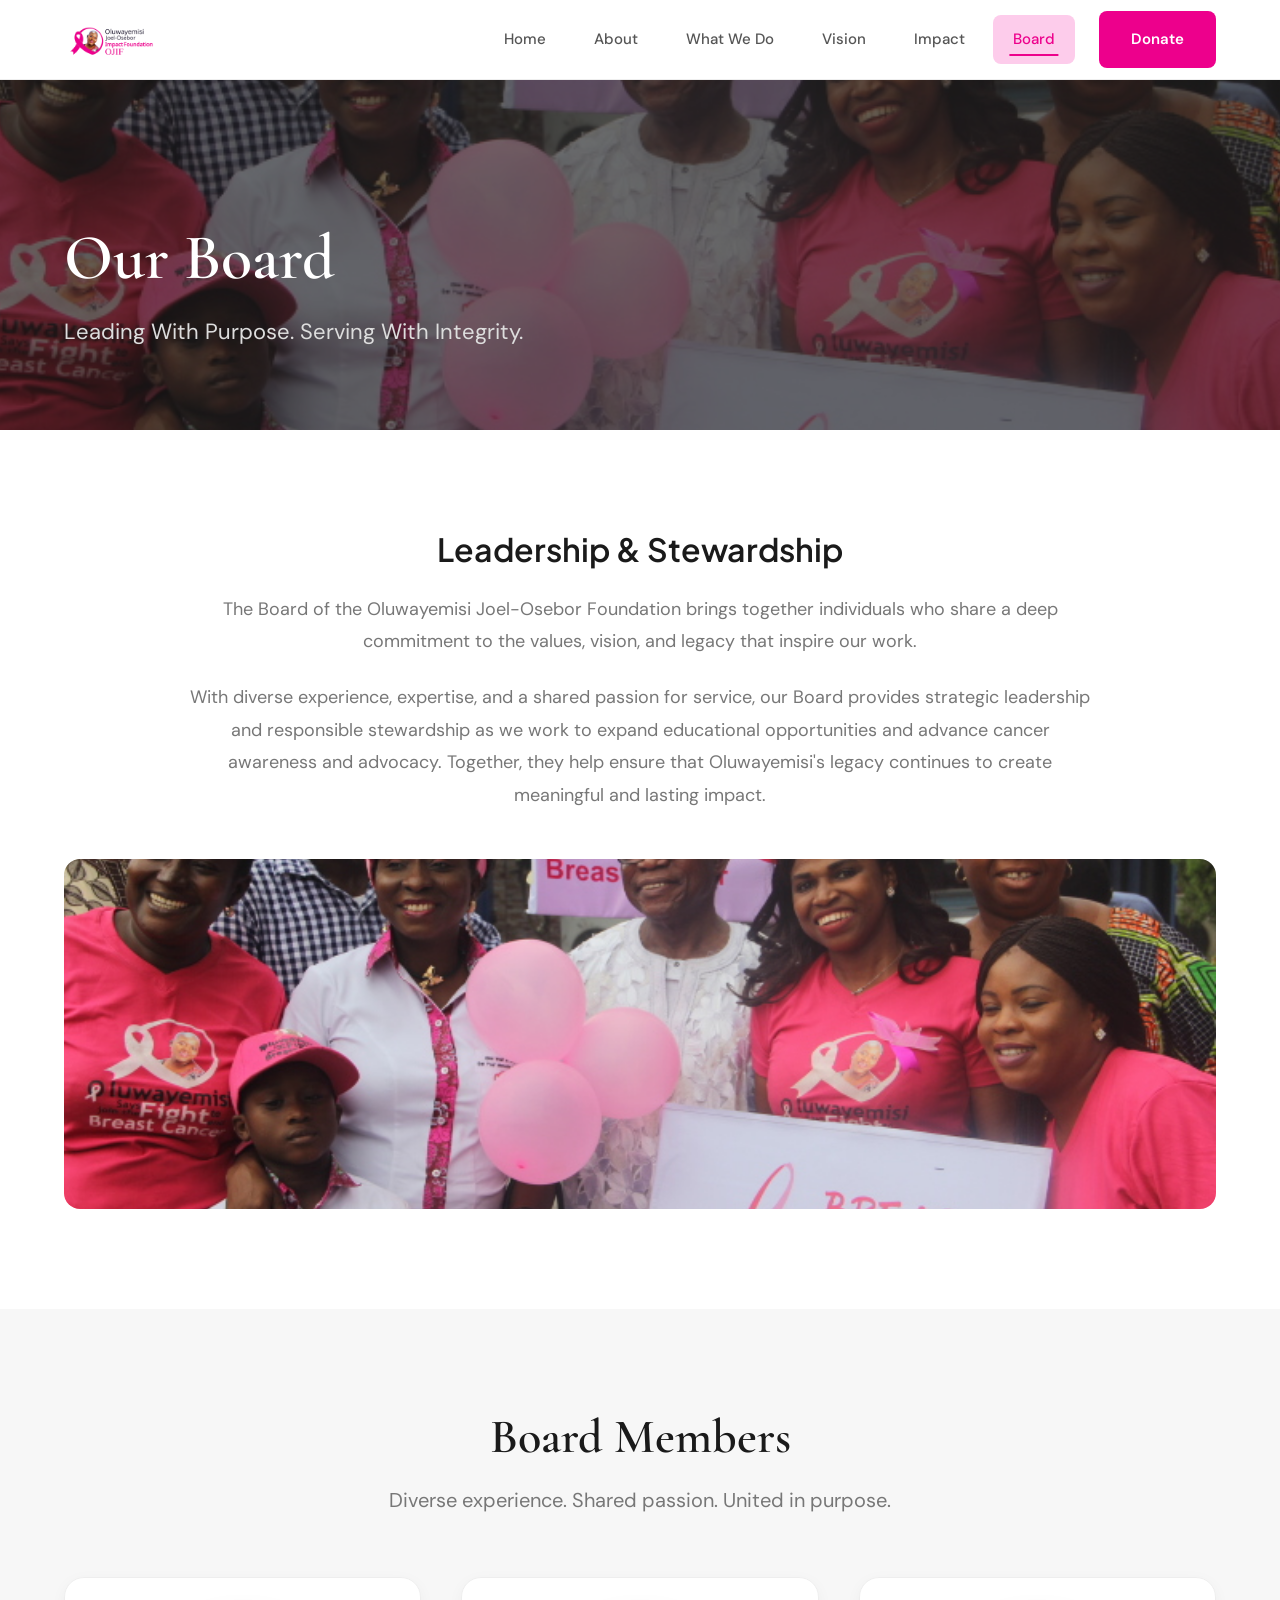
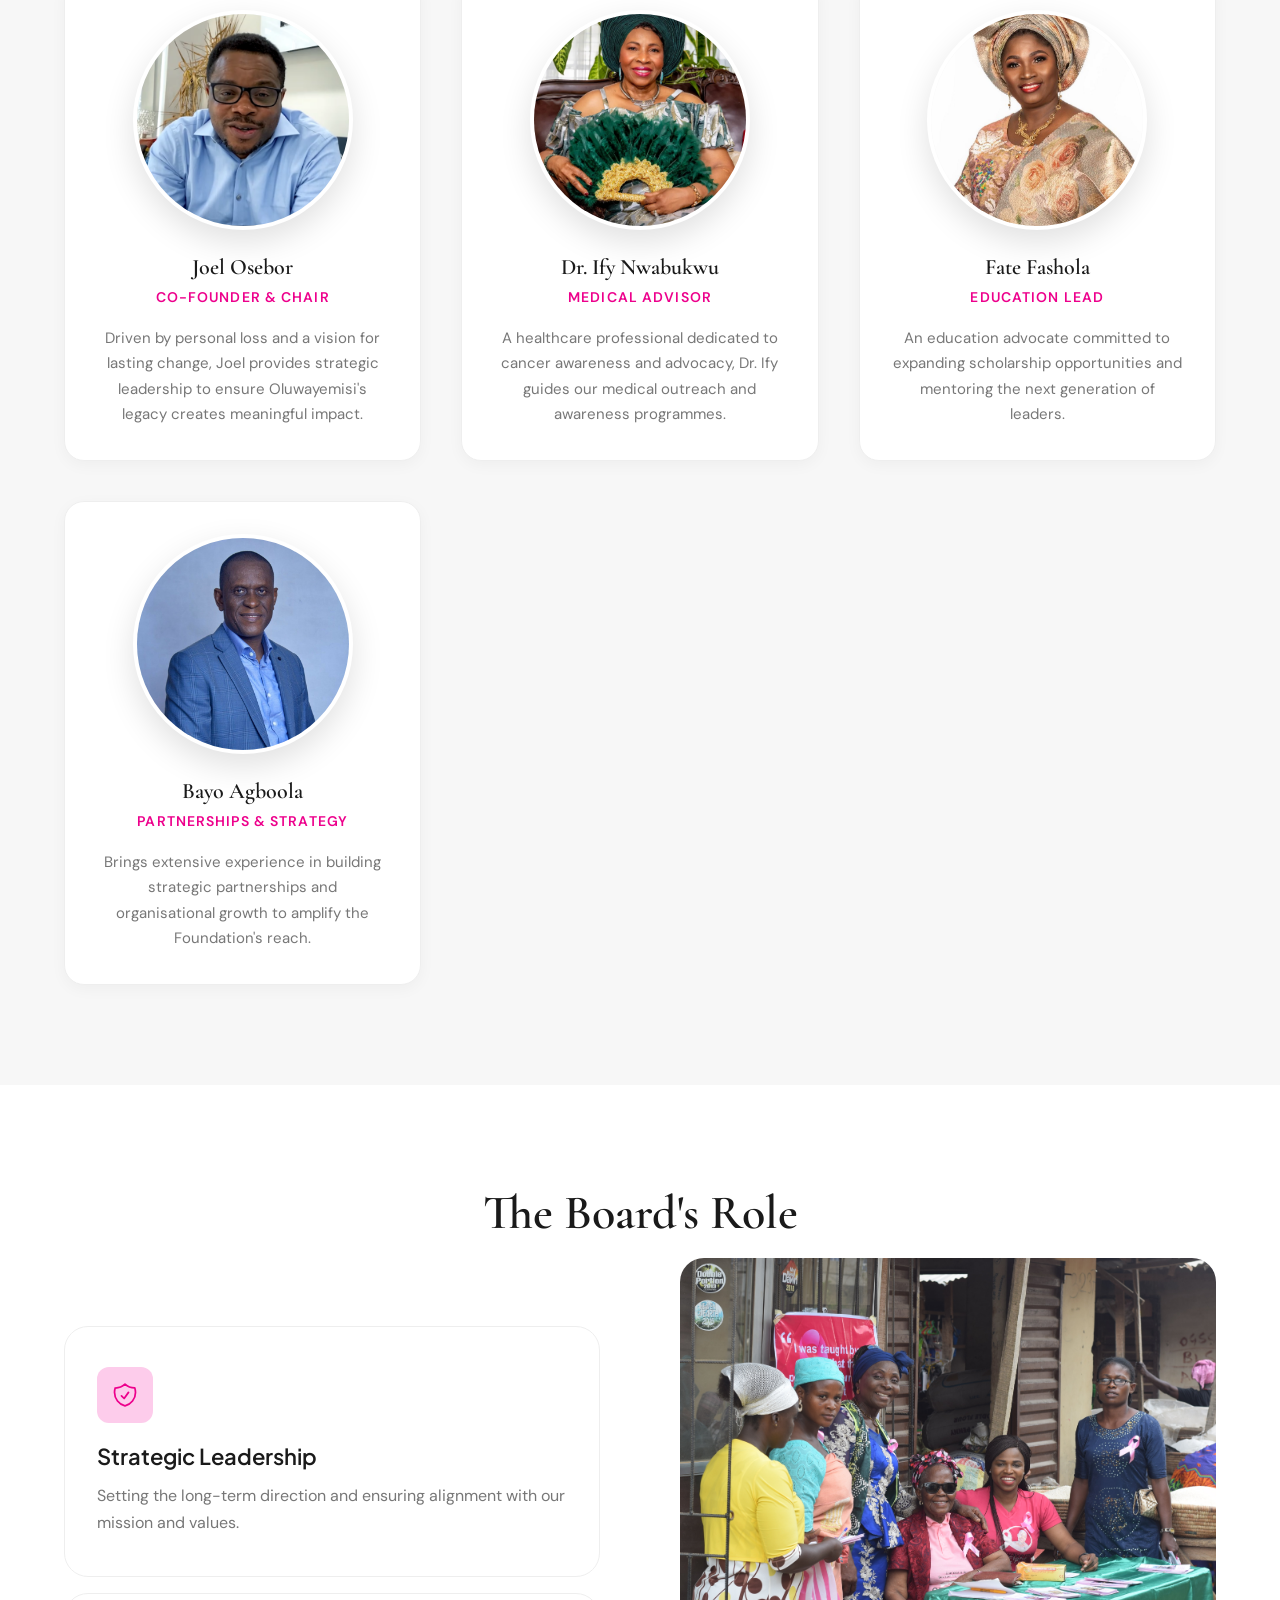
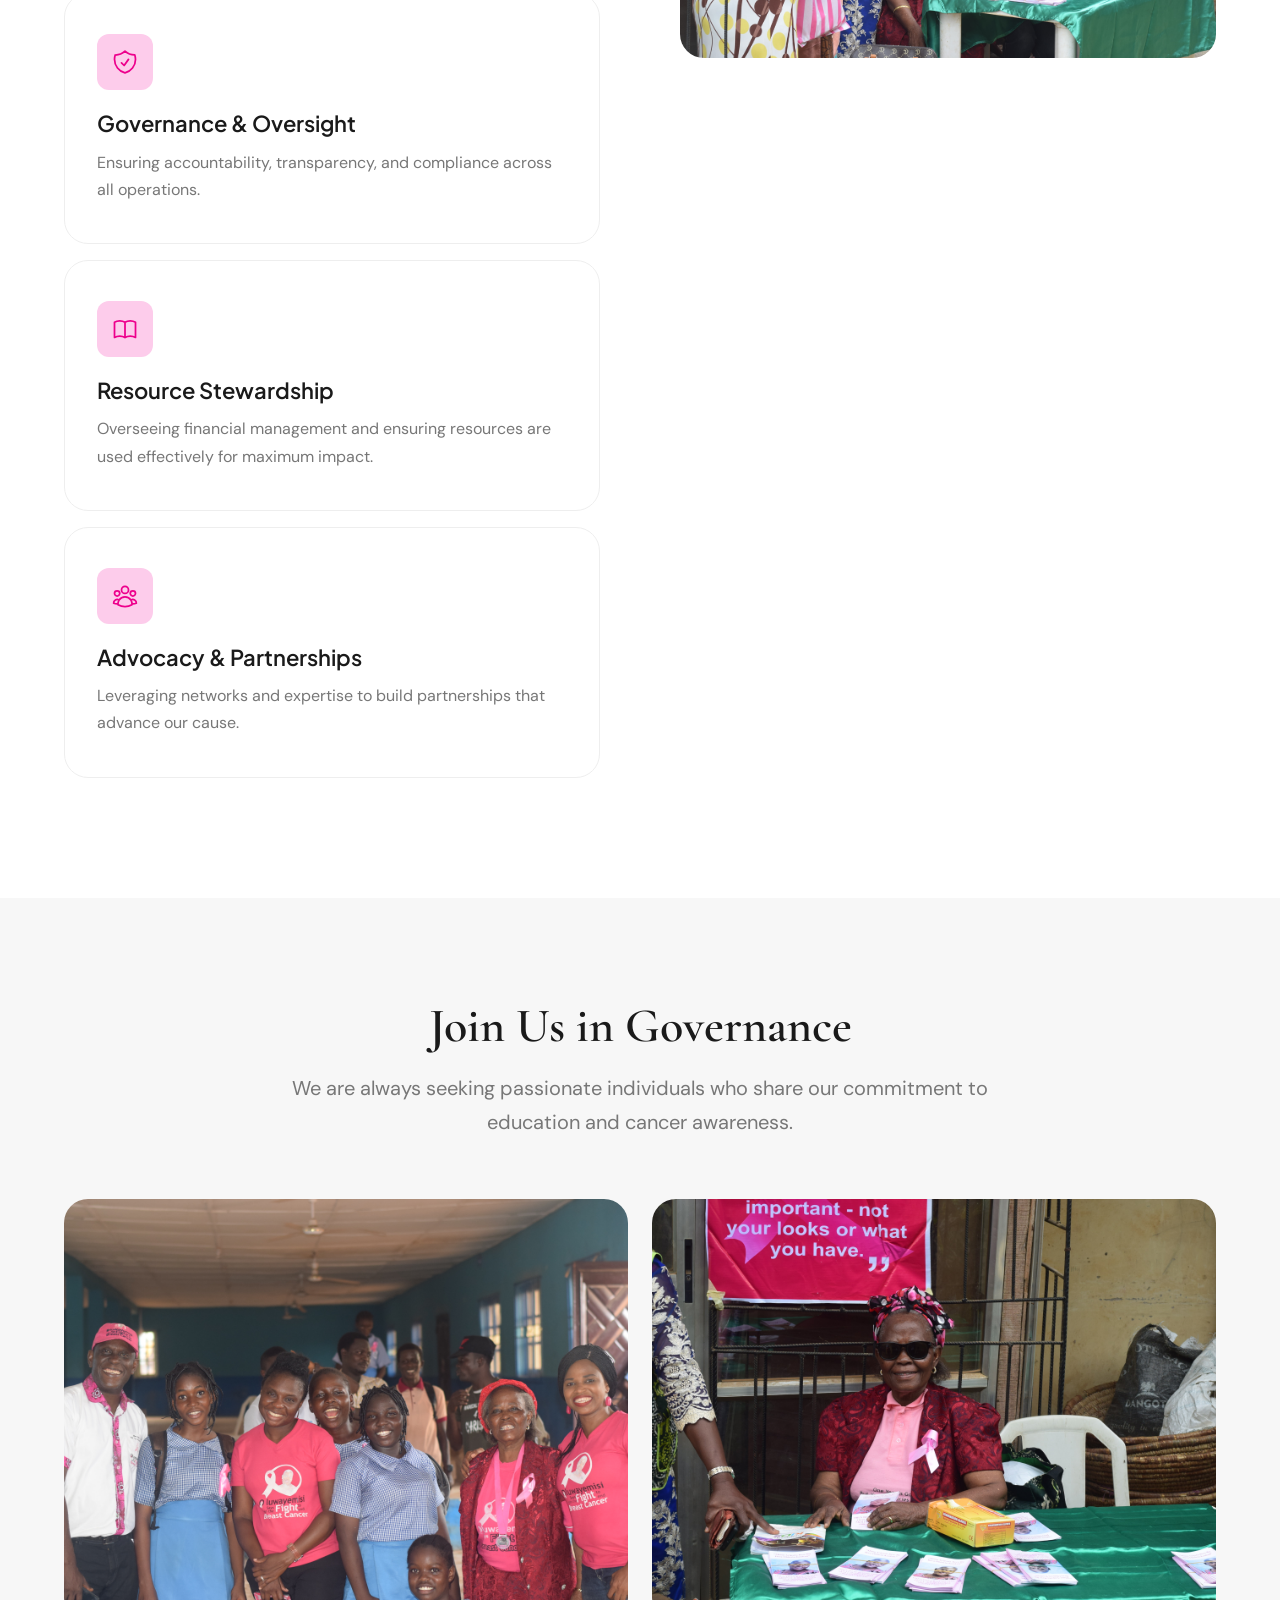
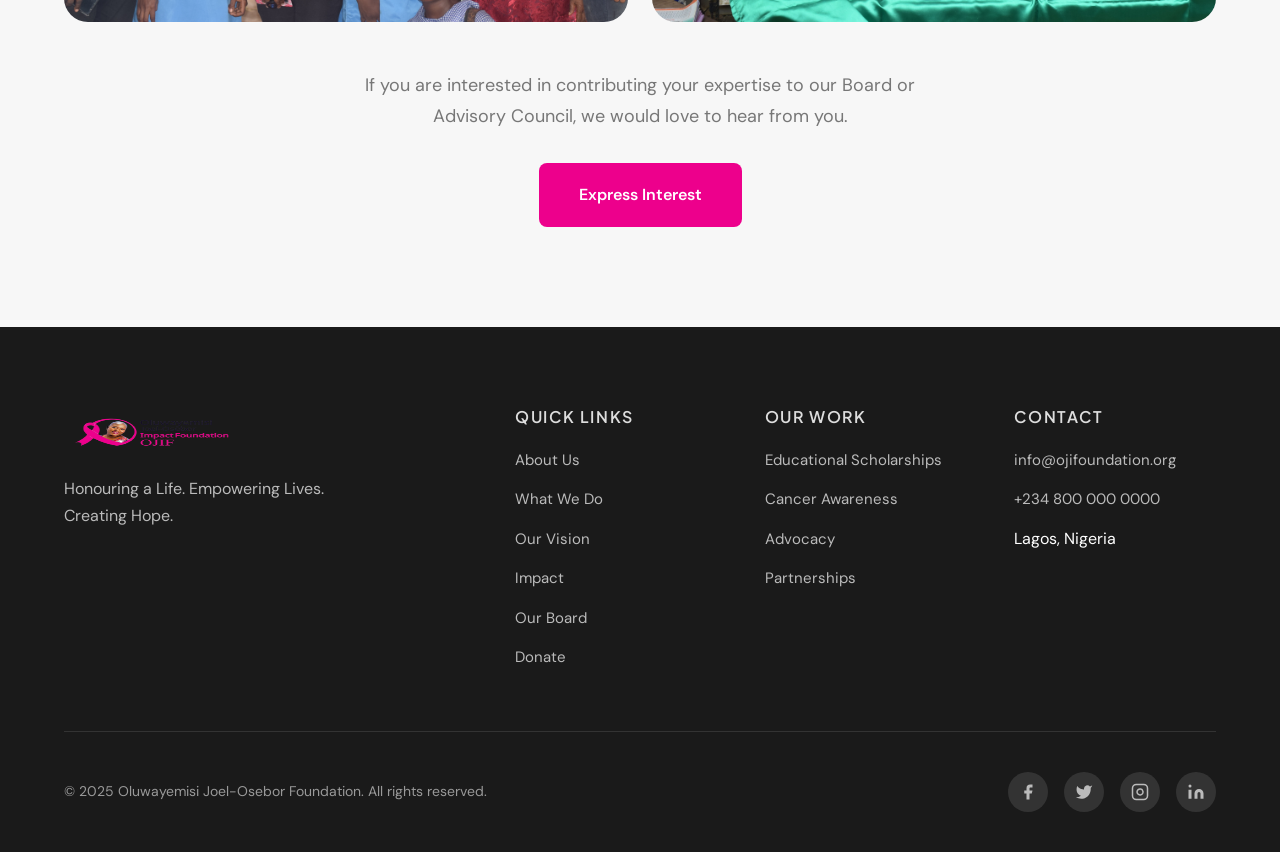
<file: board.html>
<!DOCTYPE html>
<html lang="en">
<head>
  <meta charset="UTF-8">
  <meta name="viewport" content="width=device-width, initial-scale=1.0">
  <meta name="description" content="Our Board - Oluwayemisi Joel-Osebor Foundation: Leading With Purpose. Serving With Integrity.">
  <title>Our Board | Oluwayemisi Joel-Osebor Foundation</title>
  <link rel="preconnect" href="https://fonts.googleapis.com">
  <link rel="preconnect" href="https://fonts.gstatic.com" crossorigin>
  <link href="https://fonts.googleapis.com/css2?family=DM+Sans:wght@400;500;600;700&family=Plus+Jakarta+Sans:wght@400;500;600;700&family=Fraunces:opsz,wght@9..144,400;9..144,500;9..144,600;9..144,700&family=Cormorant+Garamond:wght@400;500;600;700&display=swap" rel="stylesheet">
  <link rel="stylesheet" href="styles.css">
</head>
<body>
  <a href="#main-content" class="skip-link">Skip to main content</a>

  <nav class="navbar" role="navigation" aria-label="Main navigation">
    <div class="navbar-inner">
      <a href="index.html" class="navbar-brand" aria-label="Oluwayemisi Joel-Osebor Foundation Home">
        <img src="images/logo.png" alt="" class="navbar-logo" width="160" height="48">
      </a>

      <ul class="navbar-menu" role="menubar">
        <li role="none"><a href="index.html" class="navbar-link" role="menuitem">Home</a></li>
        <li role="none"><a href="about.html" class="navbar-link" role="menuitem">About</a></li>
        <li role="none"><a href="what-we-do.html" class="navbar-link" role="menuitem">What We Do</a></li>
        <li role="none"><a href="vision.html" class="navbar-link" role="menuitem">Vision</a></li>
        <li role="none"><a href="impact.html" class="navbar-link" role="menuitem">Impact</a></li>
        <li role="none"><a href="board.html" class="navbar-link" role="menuitem">Board</a></li>
        <li role="none" class="navbar-donate"><a href="donate.html" class="btn btn-primary" role="menuitem">Donate</a></li>
      </ul>

      <button class="navbar-toggle" aria-label="Toggle navigation menu" aria-expanded="false" aria-controls="navbar-menu">
        <span></span>
        <span></span>
        <span></span>
      </button>
    </div>
  </nav>

  <main id="main-content">
    <header class="page-header" style="--bg-image: url('images/awareness/awareness (9).JPG');">
      <div class="container">
        <h1 class="animate-fade-up">Our Board</h1>
        <p class="animate-fade-up animate-delay-1">Leading With Purpose. Serving With Integrity.</p>
      </div>
    </header>

    <section class="section" aria-labelledby="board-intro">
      <div class="container">
        <div style="max-width: 900px; margin: 0 auto; text-align: center;" class="animate-fade-up">
          <h2 id="board-intro" style="font-size: clamp(24px, 3.5vw, 32px); margin-bottom: 24px;">Leadership & Stewardship</h2>
          <p style="font-size: 18px; color: var(--gray-600); line-height: 1.8; margin-bottom: 24px;">
            The Board of the Oluwayemisi Joel-Osebor Foundation brings together individuals who share a deep commitment to the values, vision, and legacy that inspire our work.
          </p>
          <p style="font-size: 18px; color: var(--gray-600); line-height: 1.8;">
            With diverse experience, expertise, and a shared passion for service, our Board provides strategic leadership and responsible stewardship as we work to expand educational opportunities and advance cancer awareness and advocacy. Together, they help ensure that Oluwayemisi's legacy continues to create meaningful and lasting impact.
          </p>
        </div>

        <div style="margin-top: 48px; border-radius: 16px; overflow: hidden;" class="animate-fade-up animate-delay-1">
          <img src="images/awareness/awareness (9).JPG" alt="Board members at awareness event" style="width: 100%; height: 350px; object-fit: cover;">
        </div>
      </div>
    </section>

    <section class="section" style="background: var(--gray-100);" aria-labelledby="board-members">
      <div class="container">
        <header class="animate-fade-up" style="text-align: center;">
          <h2 id="board-members" class="section-title">Board Members</h2>
          <p class="section-subtitle">Diverse experience. Shared passion. United in purpose.</p>
        </header>

        <div class="board-grid">
          <article class="board-card animate-fade-up animate-delay-1">
            <div class="board-image-wrapper">
              <img src="images/board/joel.png" alt="Joel Osebor" class="board-image" width="220" height="220" loading="lazy">
            </div>
            <h3>Joel Osebor</h3>
            <span class="board-role">Co-Founder & Chair</span>
            <p class="board-bio">Driven by personal loss and a vision for lasting change, Joel provides strategic leadership to ensure Oluwayemisi's legacy creates meaningful impact.</p>
          </article>

          <article class="board-card animate-fade-up animate-delay-2">
            <div class="board-image-wrapper">
              <img src="images/board/ify.jpg" alt="Dr. Ify Nwabukwu" class="board-image" width="220" height="220" loading="lazy">
            </div>
            <h3>Dr. Ify Nwabukwu</h3>
            <span class="board-role">Medical Advisor</span>
            <p class="board-bio">A healthcare professional dedicated to cancer awareness and advocacy, Dr. Ify guides our medical outreach and awareness programmes.</p>
          </article>

          <article class="board-card animate-fade-up animate-delay-3">
            <div class="board-image-wrapper">
              <img src="images/board/fate.jpg" alt="Fate Fashola" class="board-image" width="220" height="220" loading="lazy">
            </div>
            <h3>Fate Fashola</h3>
            <span class="board-role">Education Lead</span>
            <p class="board-bio">An education advocate committed to expanding scholarship opportunities and mentoring the next generation of leaders.</p>
          </article>

          <article class="board-card animate-fade-up animate-delay-4">
            <div class="board-image-wrapper">
              <img src="images/board/bayo.jpg" alt="Bayo Agboola" class="board-image" width="220" height="220" loading="lazy">
            </div>
            <h3>Bayo Agboola</h3>
            <span class="board-role">Partnerships & Strategy</span>
            <p class="board-bio">Brings extensive experience in building strategic partnerships and organisational growth to amplify the Foundation's reach.</p>
          </article>
        </div>
      </div>
    </section>

    <section class="section" aria-labelledby="board-role">
      <div class="container">
        <header class="animate-fade-up" style="text-align: center;">
          <h2 id="board-role" class="section-title">The Board's Role</h2>
        </header>

        <div class="split-section animate-fade-up animate-delay-1">
          <div class="split-content">
            <div class="card-grid" style="grid-template-columns: 1fr; gap: 16px;">
              <article class="card">
                <div class="card-icon" aria-hidden="true">
                  <svg xmlns="http://www.w3.org/2000/svg" fill="none" viewBox="0 0 24 24" stroke="currentColor" stroke-width="1.5">
                    <path stroke-linecap="round" stroke-linejoin="round" d="M9 12.75L11.25 15 15 9.75m-3-7.036A11.959 11.959 0 013.598 6 11.99 11.99 0 003 9.749c0 5.592 3.824 10.29 9 11.623 5.176-1.332 9-6.03 9-11.622 0-1.31-.21-2.571-.598-3.751h-.152c-3.196 0-6.1-1.248-8.25-3.285Z" />
                  </svg>
                </div>
                <h3>Strategic Leadership</h3>
                <p>Setting the long-term direction and ensuring alignment with our mission and values.</p>
              </article>

              <article class="card">
                <div class="card-icon" aria-hidden="true">
                  <svg xmlns="http://www.w3.org/2000/svg" fill="none" viewBox="0 0 24 24" stroke="currentColor" stroke-width="1.5">
                    <path stroke-linecap="round" stroke-linejoin="round" d="M9 12.75L11.25 15 15 9.75m-3-7.036A11.959 11.959 0 013.598 6 11.99 11.99 0 003 9.749c0 5.592 3.824 10.29 9 11.623 5.176-1.332 9-6.03 9-11.622 0-1.31-.21-2.571-.598-3.751h-.152c-3.196 0-6.1-1.248-8.25-3.285Z" />
                  </svg>
                </div>
                <h3>Governance & Oversight</h3>
                <p>Ensuring accountability, transparency, and compliance across all operations.</p>
              </article>

              <article class="card">
                <div class="card-icon" aria-hidden="true">
                  <svg xmlns="http://www.w3.org/2000/svg" fill="none" viewBox="0 0 24 24" stroke="currentColor" stroke-width="1.5">
                    <path stroke-linecap="round" stroke-linejoin="round" d="M12 6.253v13m0-13C10.832 5.477 9.246 5 7.5 5S4.168 5.477 3 6.253v13C4.168 18.477 5.754 18 7.5 18s3.332.477 4.5 1.253m0-13C13.168 5.477 14.754 5 16.5 5c1.747 0 3.332.477 4.5 1.253v13C19.832 18.477 18.247 18 16.5 18c-1.746 0-3.332.477-4.5 1.253" />
                  </svg>
                </div>
                <h3>Resource Stewardship</h3>
                <p>Overseeing financial management and ensuring resources are used effectively for maximum impact.</p>
              </article>

              <article class="card">
                <div class="card-icon" aria-hidden="true">
                  <svg xmlns="http://www.w3.org/2000/svg" fill="none" viewBox="0 0 24 24" stroke="currentColor" stroke-width="1.5">
                    <path stroke-linecap="round" stroke-linejoin="round" d="M18 18.72a9.094 9.094 0 003.741-.479 3 3 0 00-4.682-2.72m.94 3.198l.001.031c0 .225-.012.447-.037.666A11.944 11.944 0 0112 21c-2.17 0-4.207-.576-5.963-1.584A6.062 6.062 0 016 18.719m12 0a5.971 5.971 0 00-.941-3.197m0 0A5.995 5.995 0 0012 12.75a5.995 5.995 0 00-5.058 2.772m0 0a3 3 0 00-4.681 2.72 8.986 8.986 0 003.74.477m.94-3.197a5.971 5.971 0 00-.94 3.197M15 6.75a3 3 0 11-6 0 3 3 0 016 0zm6 3a2.25 2.25 0 11-4.5 0 2.25 2.25 0 014.5 0zm-13.5 0a2.25 2.25 0 11-4.5 0 2.25 2.25 0 014.5 0z" />
                  </svg>
                </div>
                <h3>Advocacy & Partnerships</h3>
                <p>Leveraging networks and expertise to build partnerships that advance our cause.</p>
              </article>
            </div>
          </div>
          <div class="split-image animate-fade-up animate-delay-2">
            <img src="images/awareness/awareness  10 (2).JPG" alt="Board members in community outreach" loading="lazy">
          </div>
        </div>
      </div>
    </section>

    <section class="section" style="background: var(--gray-100);" aria-labelledby="join-board">
      <div class="container" style="text-align: center;">
        <header class="animate-fade-up">
          <h2 id="join-board" class="section-title">Join Us in Governance</h2>
          <p class="section-subtitle">We are always seeking passionate individuals who share our commitment to education and cancer awareness.</p>
        </header>

        <div class="image-pair animate-fade-up animate-delay-1">
          <div class="image-pair-item">
            <img src="images/awareness/awareness school 6.JPG" alt="Board member mentoring students" loading="lazy">
          </div>
          <div class="image-pair-item">
            <img src="images/awareness/awareness  10 (3).JPG" alt="Board strategy session" loading="lazy">
          </div>
        </div>

        <div style="max-width: 600px; margin: 48px auto 0;" class="animate-fade-up animate-delay-2">
          <p style="font-size: 18px; color: var(--gray-600); margin-bottom: 32px;">
            If you are interested in contributing your expertise to our Board or Advisory Council, we would love to hear from you.
          </p>
          <a href="mailto:board@ojifoundation.org" class="btn btn-primary" style="padding: 18px 40px; font-size: 16px;">Express Interest</a>
        </div>
      </div>
    </section>
  </main>

  <footer class="footer" role="contentinfo">
    <div class="container">
      <div class="footer-grid">
        <div class="footer-brand">
          <img src="images/logo.png" alt="" class="logo" width="180" height="54">
          <p>Honouring a Life. Empowering Lives. Creating Hope.</p>
        </div>

        <nav class="footer-column" aria-label="Quick links">
          <h4>Quick Links</h4>
          <ul class="footer-links">
            <li><a href="about.html">About Us</a></li>
            <li><a href="what-we-do.html">What We Do</a></li>
            <li><a href="vision.html">Our Vision</a></li>
            <li><a href="impact.html">Impact</a></li>
            <li><a href="board.html">Our Board</a></li>
            <li><a href="donate.html">Donate</a></li>
          </ul>
        </nav>

        <nav class="footer-column" aria-label="Programmes">
          <h4>Our Work</h4>
          <ul class="footer-links">
            <li><a href="what-we-do.html#scholarships">Educational Scholarships</a></li>
            <li><a href="what-we-do.html#cancer">Cancer Awareness</a></li>
            <li><a href="what-we-do.html#advocacy">Advocacy</a></li>
            <li><a href="what-we-do.html#partnerships">Partnerships</a></li>
          </ul>
        </nav>

        <div class="footer-column">
          <h4>Contact</h4>
          <ul class="footer-links">
            <li><a href="mailto:info@ojifoundation.org">info@ojifoundation.org</a></li>
            <li><a href="tel:+2348000000000">+234 800 000 0000</a></li>
            <li>Lagos, Nigeria</li>
          </ul>
        </div>
      </div>

      <div class="footer-bottom">
        <p>&copy; 2025 Oluwayemisi Joel-Osebor Foundation. All rights reserved.</p>
        <div class="footer-social">
          <a href="#" aria-label="Facebook" role="button"><svg width="18" height="18" viewBox="0 0 24 24" fill="currentColor"><path d="M18 2h-3a5 5 0 00-5 5v3H7v4h3v8h4v-8h3l1-4h-4V7a1 1 0 011-1h3z"/></svg></a>
          <a href="#" aria-label="Twitter" role="button"><svg width="18" height="18" viewBox="0 0 24 24" fill="currentColor"><path d="M23 3a10.9 10.9 0 01-3.14 1.53 4.48 4.48 0 00-7.86 3v1A10.66 10.66 0 013 4s-4 9 5 13a11.64 11.64 0 01-7 2c9 5 20 0 20-11.5a4.5 4.5 0 00-.08-.83A7.72 7.72 0 0023 3z"/></svg></a>
          <a href="#" aria-label="Instagram" role="button"><svg width="18" height="18" viewBox="0 0 24 24" fill="none" stroke="currentColor" stroke-width="2"><rect x="2" y="2" width="20" height="20" rx="5" ry="5"/><path d="M16 11.37A4 4 0 1112.63 8 4 4 0 0116 11.37z"/><line x1="17.5" y1="6.5" x2="17.51" y2="6.5"/></svg></a>
          <a href="#" aria-label="LinkedIn" role="button"><svg width="18" height="18" viewBox="0 0 24 24" fill="currentColor"><path d="M16 8a6 6 0 016 6v7h-4v-7a2 2 0 00-2-2 2 2 0 00-2 2v7h-4v-7a6 6 0 016-6zM2 9h4v12H2zM4 6a2 2 0 100-4 2 2 0 000 4z"/></svg></a>
        </div>
      </div>
    </div>
  </footer>

  <script src="script.js"></script>
</body>
</html>
</file>
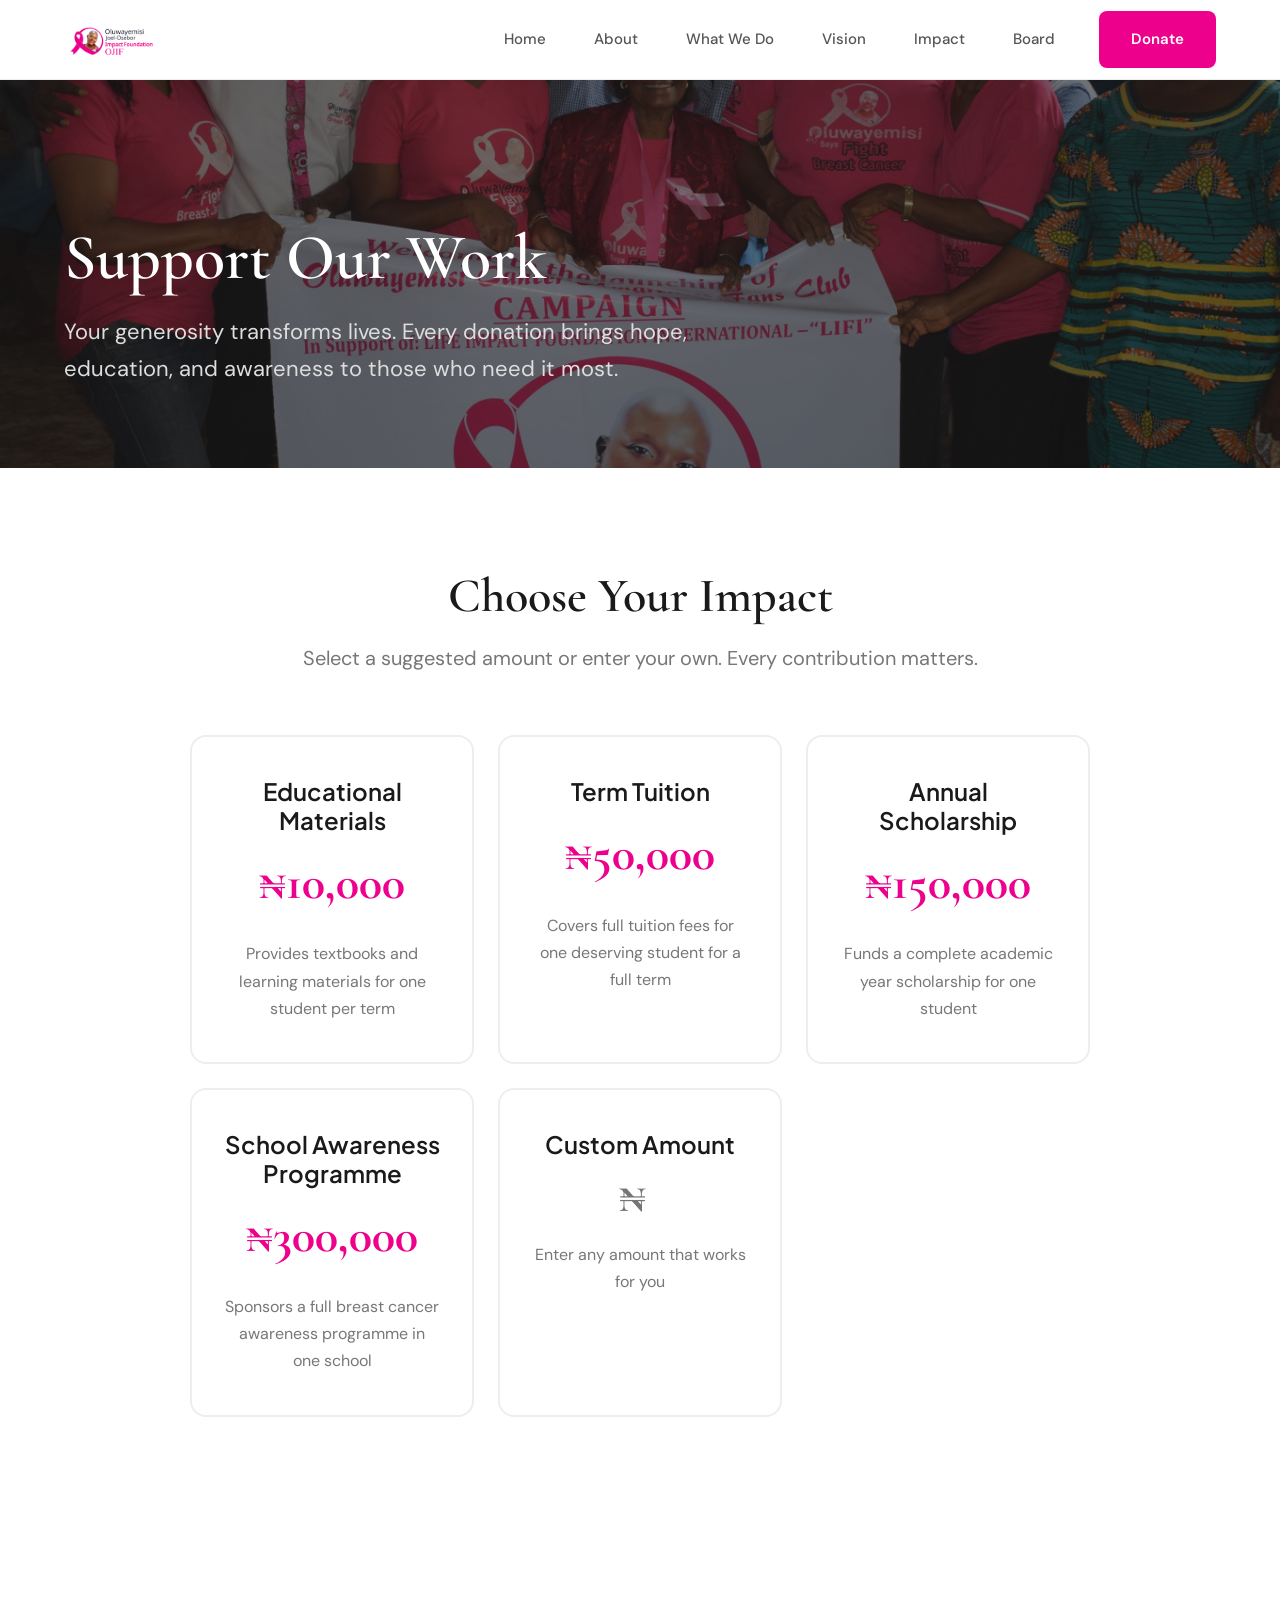
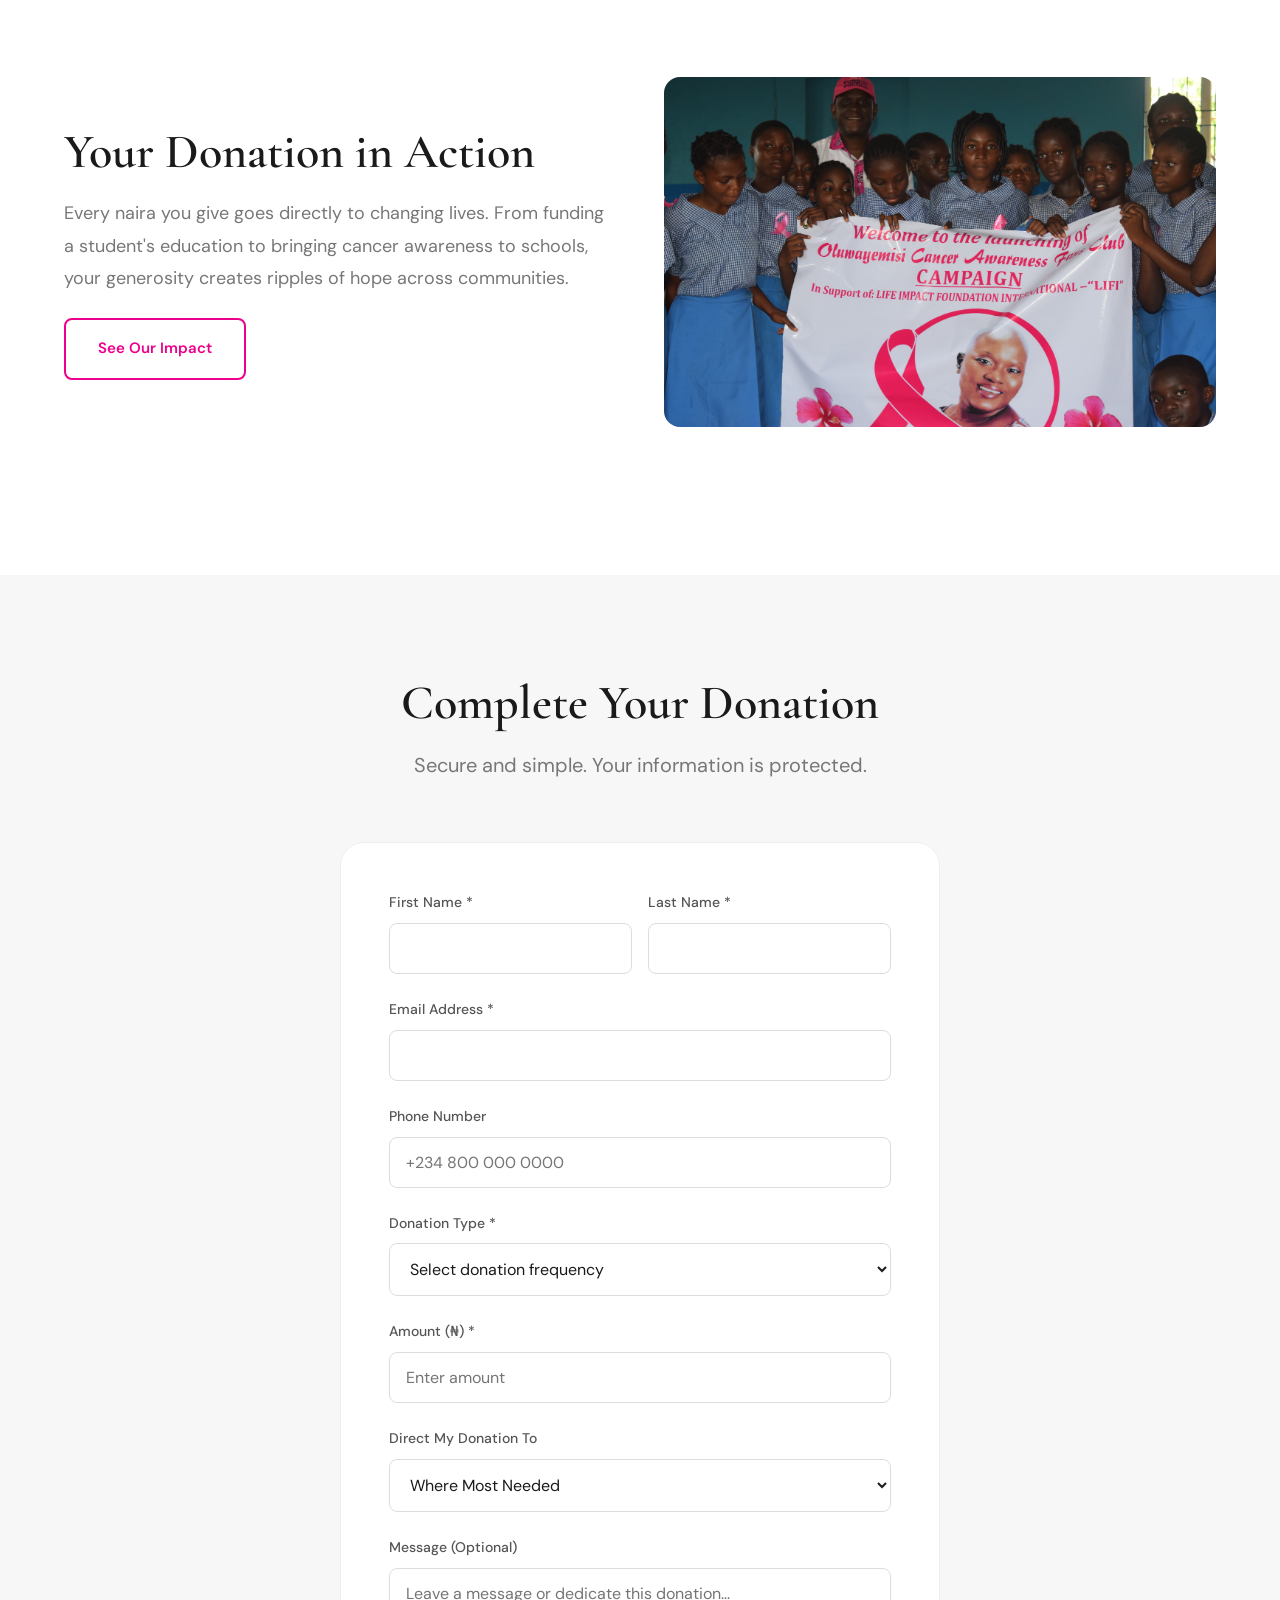
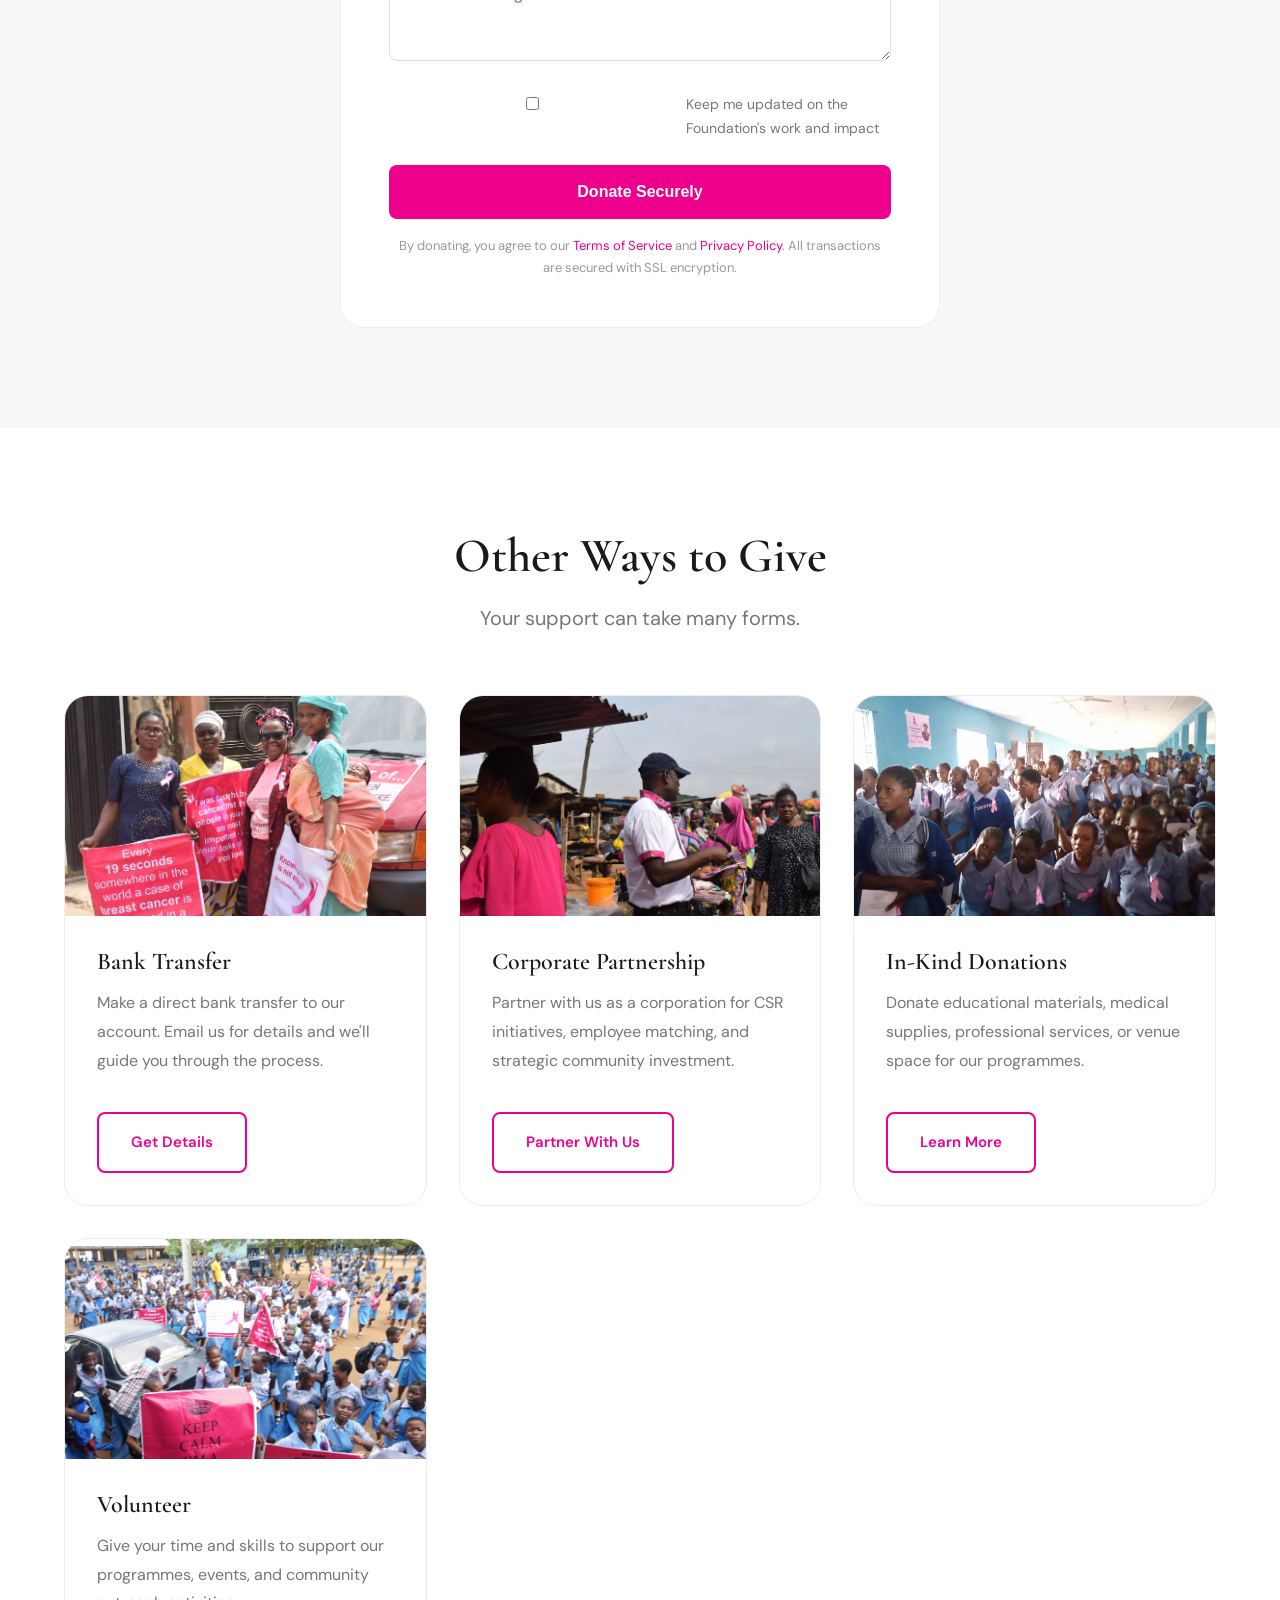
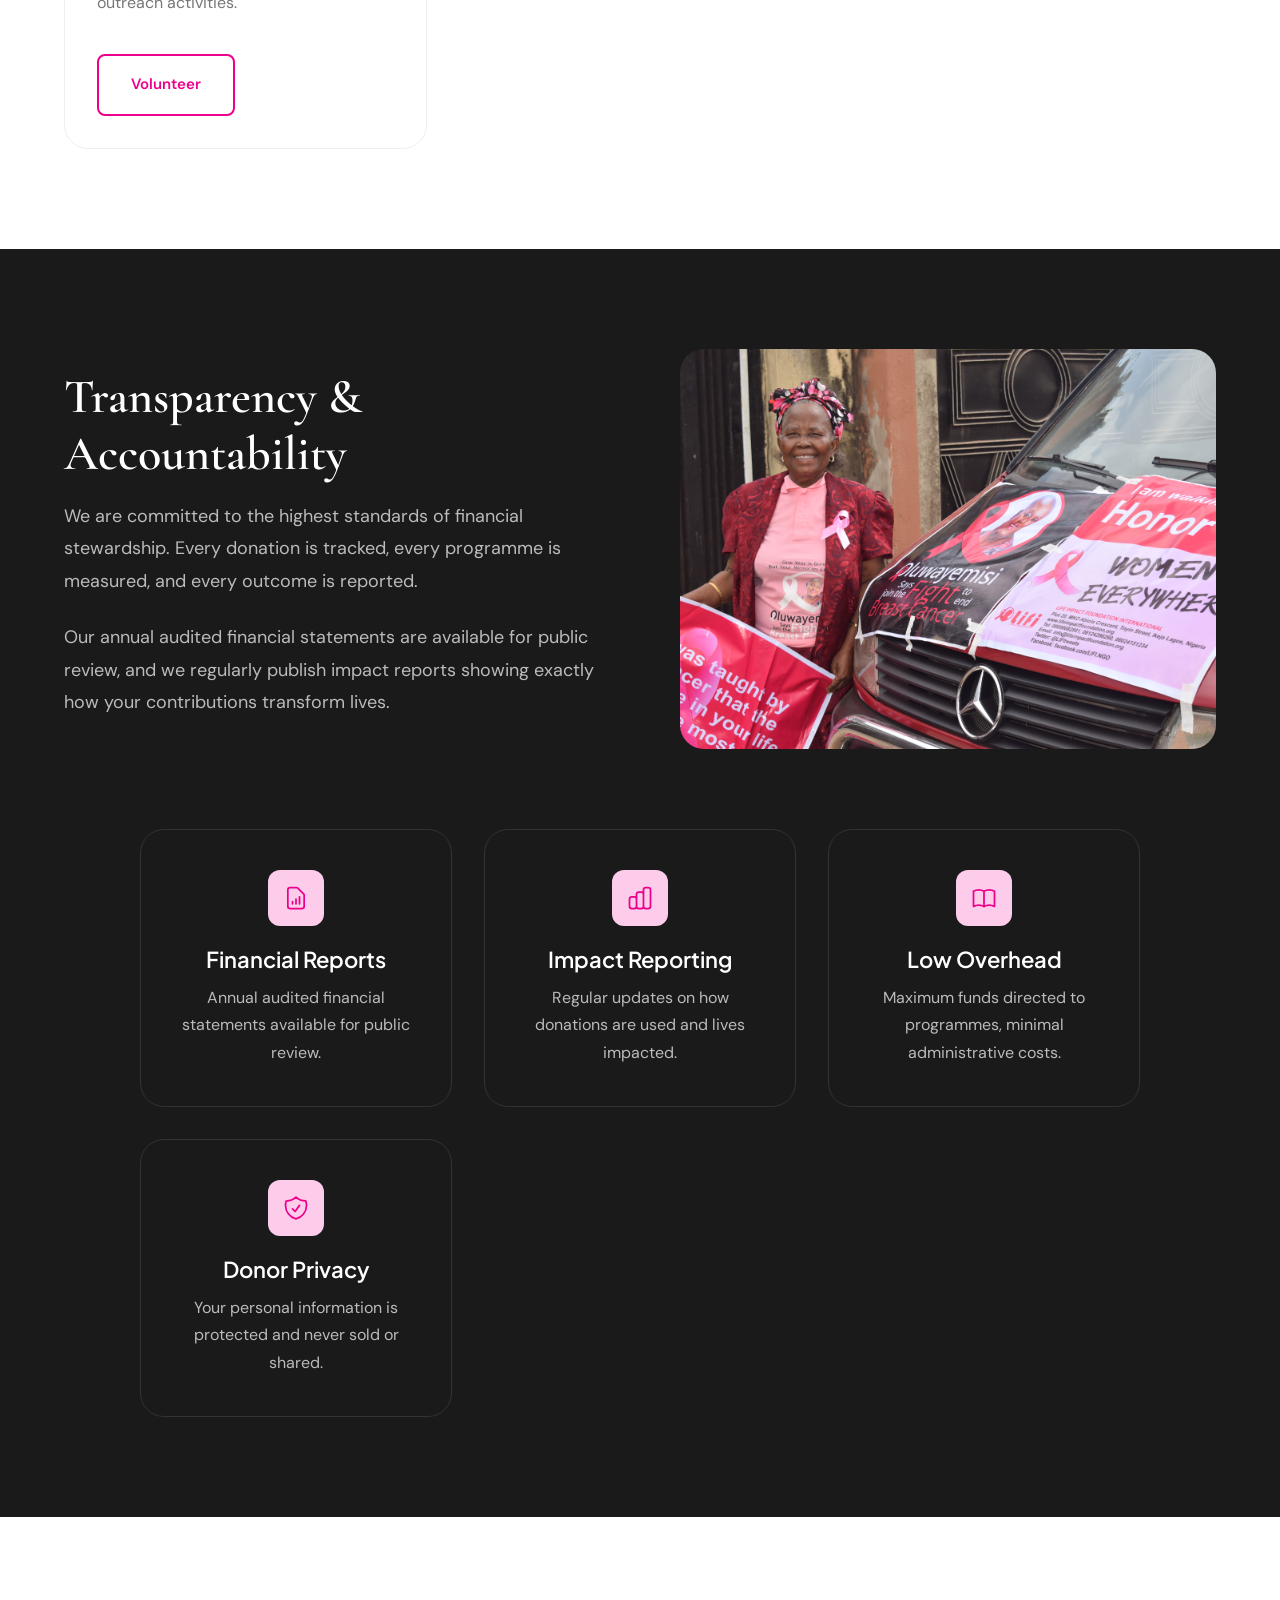
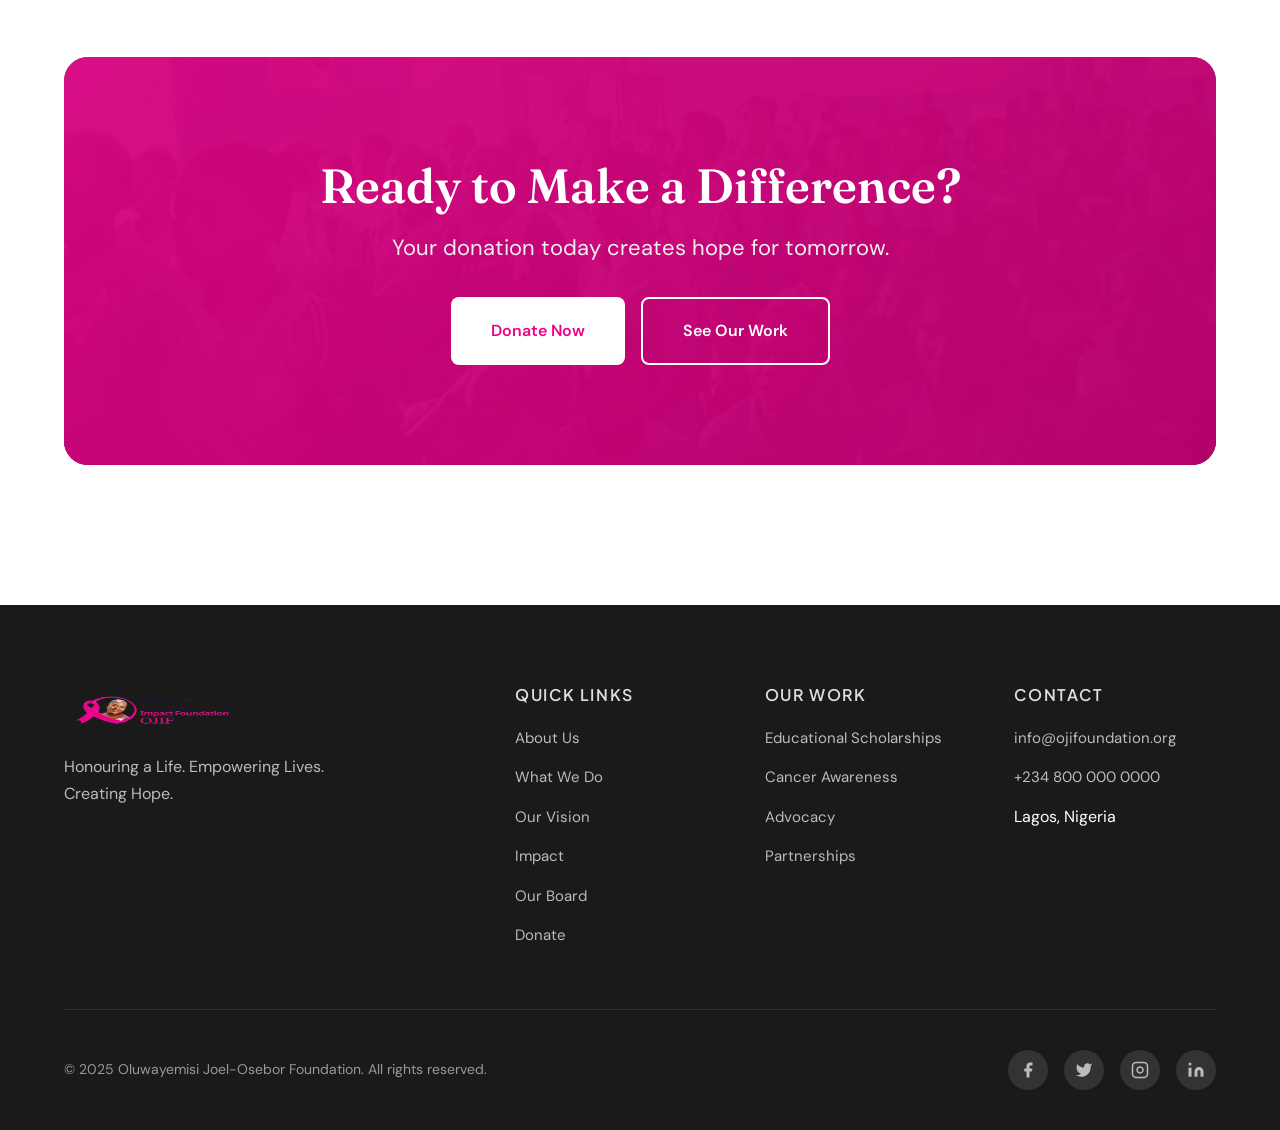
<file: donate.html>
<!DOCTYPE html>
<html lang="en">
<head>
  <meta charset="UTF-8">
  <meta name="viewport" content="width=device-width, initial-scale=1.0">
  <meta name="description" content="Donate - Oluwayemisi Joel-Osebor Foundation: Support educational scholarships and cancer awareness. Every donation creates hope.">
  <title>Donate | Oluwayemisi Joel-Osebor Foundation</title>
  <link rel="preconnect" href="https://fonts.googleapis.com">
  <link rel="preconnect" href="https://fonts.gstatic.com" crossorigin>
  <link href="https://fonts.googleapis.com/css2?family=DM+Sans:wght@400;500;600;700&family=Plus+Jakarta+Sans:wght@400;500;600;700&family=Fraunces:opsz,wght@9..144,400;9..144,500;9..144,600;9..144,700&family=Cormorant+Garamond:wght@400;500;600;700&display=swap" rel="stylesheet">
  <link rel="stylesheet" href="styles.css">
</head>
<body>
  <a href="#main-content" class="skip-link">Skip to main content</a>

  <nav class="navbar" role="navigation" aria-label="Main navigation">
    <div class="navbar-inner">
      <a href="index.html" class="navbar-brand" aria-label="Oluwayemisi Joel-Osebor Foundation Home">
        <img src="images/logo.png" alt="" class="navbar-logo" width="160" height="48">
      </a>

      <ul class="navbar-menu" role="menubar">
        <li role="none"><a href="index.html" class="navbar-link" role="menuitem">Home</a></li>
        <li role="none"><a href="about.html" class="navbar-link" role="menuitem">About</a></li>
        <li role="none"><a href="what-we-do.html" class="navbar-link" role="menuitem">What We Do</a></li>
        <li role="none"><a href="vision.html" class="navbar-link" role="menuitem">Vision</a></li>
        <li role="none"><a href="impact.html" class="navbar-link" role="menuitem">Impact</a></li>
        <li role="none"><a href="board.html" class="navbar-link" role="menuitem">Board</a></li>
        <li role="none" class="navbar-donate"><a href="donate.html" class="btn btn-primary" role="menuitem">Donate</a></li>
      </ul>

      <button class="navbar-toggle" aria-label="Toggle navigation menu" aria-expanded="false" aria-controls="navbar-menu">
        <span></span>
        <span></span>
        <span></span>
      </button>
    </div>
  </nav>

  <main id="main-content">
    <header class="page-header" style="--bg-image: url('images/awareness/awareness school.JPG');">
      <div class="container">
        <h1 class="animate-fade-up">Support Our Work</h1>
        <p class="animate-fade-up animate-delay-1">Your generosity transforms lives. Every donation brings hope, education, and awareness to those who need it most.</p>
      </div>
    </header>

    <section class="section" aria-labelledby="donation-options">
      <div class="container">
        <header class="animate-fade-up" style="text-align: center;">
          <h2 id="donation-options" class="section-title">Choose Your Impact</h2>
          <p class="section-subtitle">Select a suggested amount or enter your own. Every contribution matters.</p>
        </header>

        <div class="donate-options" role="radiogroup" aria-label="Donation amount options">
          <article class="donate-option animate-fade-up animate-delay-1" tabindex="0" role="radio" aria-label="₦10,000 - Provides educational materials for one student">
            <h3>Educational Materials</h3>
            <div class="amount">₦10,000</div>
            <p>Provides textbooks and learning materials for one student per term</p>
          </article>

          <article class="donate-option animate-fade-up animate-delay-2" tabindex="0" role="radio" aria-label="₦50,000 - Covers tuition for one student for a term">
            <h3>Term Tuition</h3>
            <div class="amount">₦50,000</div>
            <p>Covers full tuition fees for one deserving student for a full term</p>
          </article>

          <article class="donate-option animate-fade-up animate-delay-3" tabindex="0" role="radio" aria-label="₦150,000 - Funds a full academic year scholarship">
            <h3>Annual Scholarship</h3>
            <div class="amount">₦150,000</div>
            <p>Funds a complete academic year scholarship for one student</p>
          </article>

          <article class="donate-option animate-fade-up animate-delay-4" tabindex="0" role="radio" aria-label="₦300,000 - Sponsors a school cancer awareness programme">
            <h3>School Awareness Programme</h3>
            <div class="amount">₦300,000</div>
            <p>Sponsors a full breast cancer awareness programme in one school</p>
          </article>

          <article class="donate-option animate-fade-up animate-delay-5" tabindex="0" role="radio" aria-label="Custom amount">
            <h3>Custom Amount</h3>
            <div class="amount" style="font-size: 24px;">
              <input type="number" id="custom-amount" placeholder="₦" style="border: none; background: transparent; text-align: center; width: 120px; font-family: var(--font-serif); font-size: 48px; font-weight: 700; color: var(--primary); outline: none;" aria-label="Custom donation amount">
            </div>
            <p>Enter any amount that works for you</p>
          </article>
        </div>
      </div>
    </section>

    <section class="section" aria-labelledby="donation-impact">
      <div class="container">
        <div style="display: grid; grid-template-columns: repeat(auto-fit, minmax(320px, 1fr)); gap: 48px; align-items: center; margin-bottom: 48px;">
          <div class="animate-fade-up animate-delay-1">
            <h2 id="donation-impact" class="section-title" style="text-align: left;">Your Donation in Action</h2>
            <p style="font-size: 18px; color: var(--gray-600); line-height: 1.8; margin-bottom: 24px;">
              Every naira you give goes directly to changing lives. From funding a student's education to bringing cancer awareness to schools, your generosity creates ripples of hope across communities.
            </p>
            <a href="impact.html" class="btn btn-secondary">See Our Impact</a>
          </div>
          <div class="animate-fade-up animate-delay-2">
            <div style="border-radius: 16px; overflow: hidden;">
              <img src="images/awareness/awareness school 2.JPG" alt="Students in breast cancer awareness programme" style="width: 100%; height: 350px; object-fit: cover;">
            </div>
          </div>
        </div>
      </div>
    </section>

    <section class="section" style="background: var(--gray-100);" aria-labelledby="donation-form">
      <div class="container">
        <header class="animate-fade-up" style="text-align: center;">
          <h2 id="donation-form" class="section-title">Complete Your Donation</h2>
          <p class="section-subtitle">Secure and simple. Your information is protected.</p>
        </header>

        <form class="donate-form animate-fade-up animate-delay-1" novalidate data-endpoint="/api/donations">
          <div class="form-row">
            <div class="form-group">
              <label for="first-name">First Name *</label>
              <input type="text" id="first-name" name="firstName" required autocomplete="given-name">
            </div>
            <div class="form-group">
              <label for="last-name">Last Name *</label>
              <input type="text" id="last-name" name="lastName" required autocomplete="family-name">
            </div>
          </div>

          <div class="form-group">
            <label for="email">Email Address *</label>
            <input type="email" id="email" name="email" required autocomplete="email">
          </div>

          <div class="form-group">
            <label for="phone">Phone Number</label>
            <input type="tel" id="phone" name="phone" autocomplete="tel" placeholder="+234 800 000 0000">
          </div>

          <div class="form-group">
            <label for="donation-type">Donation Type *</label>
            <select id="donation-type" name="donationType" required>
              <option value="">Select donation frequency</option>
              <option value="one-time">One-time Donation</option>
              <option value="monthly">Monthly Recurring</option>
              <option value="quarterly">Quarterly Recurring</option>
              <option value="annual">Annual Recurring</option>
            </select>
          </div>

          <div class="form-group">
            <label for="amount">Amount (₦) *</label>
            <input type="number" id="amount" name="amount" required min="1000" step="1000" placeholder="Enter amount" autocomplete="off">
          </div>

          <div class="form-group">
            <label for="purpose">Direct My Donation To</label>
            <select id="purpose" name="purpose">
              <option value="general">Where Most Needed</option>
              <option value="scholarships">Educational Scholarships</option>
              <option value="cancer-awareness">Cancer Awareness & Advocacy</option>
              <option value="school-programmes">School Awareness Programmes</option>
              <option value="community-outreach">Community Outreach</option>
            </select>
          </div>

          <div class="form-group">
            <label for="message">Message (Optional)</label>
            <textarea id="message" name="message" rows="3" placeholder="Leave a message or dedicate this donation..."></textarea>
          </div>

          <div class="form-group">
            <label style="display: flex; align-items: flex-start; gap: 10px; cursor: pointer;">
              <input type="checkbox" name="updates" style="margin-top: 4px; accent-color: var(--primary);">
              <span style="font-size: 14px; color: var(--gray-600); font-weight: 400;">Keep me updated on the Foundation's work and impact</span>
            </label>
          </div>

          <button type="submit" class="btn btn-primary" style="width: 100%; padding: 18px; font-size: 16px;">Donate Securely</button>

          <p style="text-align: center; margin-top: 16px; font-size: 13px; color: var(--gray-500);">
            By donating, you agree to our <a href="#" style="color: var(--primary);">Terms of Service</a> and <a href="#" style="color: var(--primary);">Privacy Policy</a>. All transactions are secured with SSL encryption.
          </p>
        </form>
      </div>
    </section>

    <section class="section" aria-labelledby="other-ways">
      <div class="container">
        <header class="animate-fade-up" style="text-align: center;">
          <h2 id="other-ways" class="section-title">Other Ways to Give</h2>
          <p class="section-subtitle">Your support can take many forms.</p>
        </header>

        <div class="feature-grid">
          <article class="feature-card animate-fade-up animate-delay-1">
            <div class="feature-card-image">
              <img src="images/awareness/awareness  10 (1).JPG" alt="Bank transfer and corporate partnership" loading="lazy">
            </div>
            <div class="feature-card-content">
              <h3>Bank Transfer</h3>
              <p style="color: var(--gray-600);">Make a direct bank transfer to our account. Email us for details and we'll guide you through the process.</p>
              <a href="mailto:donations@ojifoundation.org" class="btn btn-secondary" style="margin-top: 16px;">Get Details</a>
            </div>
          </article>

          <article class="feature-card animate-fade-up animate-delay-2">
            <div class="feature-card-image">
              <img src="images/awareness/awareness  10 (4).JPG" alt="Corporate partnership meeting" loading="lazy">
            </div>
            <div class="feature-card-content">
              <h3>Corporate Partnership</h3>
              <p style="color: var(--gray-600);">Partner with us as a corporation for CSR initiatives, employee matching, and strategic community investment.</p>
              <a href="mailto:partnerships@ojifoundation.org" class="btn btn-secondary" style="margin-top: 16px;">Partner With Us</a>
            </div>
          </article>

          <article class="feature-card animate-fade-up animate-delay-3">
            <div class="feature-card-image">
              <img src="images/awareness/awareness school 7.jpg" alt="In-kind donations of educational materials" loading="lazy">
            </div>
            <div class="feature-card-content">
              <h3>In-Kind Donations</h3>
              <p style="color: var(--gray-600);">Donate educational materials, medical supplies, professional services, or venue space for our programmes.</p>
              <a href="mailto:donations@ojifoundation.org" class="btn btn-secondary" style="margin-top: 16px;">Learn More</a>
            </div>
          </article>

          <article class="feature-card animate-fade-up animate-delay-4">
            <div class="feature-card-image">
              <img src="images/awareness/awareness school 8.jpg" alt="Volunteers at community event" loading="lazy">
            </div>
            <div class="feature-card-content">
              <h3>Volunteer</h3>
              <p style="color: var(--gray-600);">Give your time and skills to support our programmes, events, and community outreach activities.</p>
              <a href="mailto:volunteer@ojifoundation.org" class="btn btn-secondary" style="margin-top: 16px;">Volunteer</a>
            </div>
          </article>
        </div>
      </div>
    </section>

    <section class="section" style="background: var(--black); color: var(--white);" aria-labelledby="transparency">
      <div class="container">
        <div class="split-section animate-fade-up">
          <div class="split-content">
            <h2 id="transparency" class="section-title" style="color: var(--white); text-align: left;">Transparency & Accountability</h2>
            <p style="font-size: 18px; color: var(--gray-400); line-height: 1.8; margin-bottom: 24px;">
              We are committed to the highest standards of financial stewardship. Every donation is tracked, every programme is measured, and every outcome is reported.
            </p>
            <p style="font-size: 18px; color: var(--gray-400); line-height: 1.8;">
              Our annual audited financial statements are available for public review, and we regularly publish impact reports showing exactly how your contributions transform lives.
            </p>
          </div>
          <div class="split-image animate-fade-up animate-delay-1">
            <img src="images/awareness/awareness (4).JPG" alt="Community health outreach transparency" loading="lazy">
          </div>
        </div>

        <div class="card-grid" style="max-width: 1000px; margin: 60px auto 0;">
          <article class="card animate-fade-up animate-delay-1" style="background: var(--gray-900); border-color: var(--gray-800); text-align: center;">
            <div class="card-icon" style="margin: 0 auto 20px; background: var(--primary-lighter);">
              <svg xmlns="http://www.w3.org/2000/svg" fill="none" viewBox="0 0 24 24" stroke="currentColor" stroke-width="1.5" style="width: 28px; height: 28px;">
                <path stroke-linecap="round" stroke-linejoin="round" d="M9 17v-2m3 2v-4m3 4v-6m2 10H7a2 2 0 01-2-2V5a2 2 0 012-2h5.586a1 1 0 01.707.293l5.414 5.414a1 1 0 01.293.707V19a2 2 0 01-2 2z" />
              </svg>
            </div>
            <h3 style="color: var(--white);">Financial Reports</h3>
            <p style="color: var(--gray-400);">Annual audited financial statements available for public review.</p>
          </article>

          <article class="card animate-fade-up animate-delay-2" style="background: var(--gray-900); border-color: var(--gray-800); text-align: center;">
            <div class="card-icon" style="margin: 0 auto 20px; background: var(--primary-lighter);">
              <svg xmlns="http://www.w3.org/2000/svg" fill="none" viewBox="0 0 24 24" stroke="currentColor" stroke-width="1.5" style="width: 28px; height: 28px;">
                <path stroke-linecap="round" stroke-linejoin="round" d="M9 19v-6a2 2 0 00-2-2H5a2 2 0 00-2 2v6a2 2 0 002 2h2a2 2 0 002-2zm0 0V9a2 2 0 012-2h2a2 2 0 012 2v10m-6 0a2 2 0 002 2h2a2 2 0 002-2m0 0V5a2 2 0 012-2h2a2 2 0 012 2v14a2 2 0 01-2 2h-2a2 2 0 01-2-2z" />
              </svg>
            </div>
            <h3 style="color: var(--white);">Impact Reporting</h3>
            <p style="color: var(--gray-400);">Regular updates on how donations are used and lives impacted.</p>
          </article>

          <article class="card animate-fade-up animate-delay-3" style="background: var(--gray-900); border-color: var(--gray-800); text-align: center;">
            <div class="card-icon" style="margin: 0 auto 20px; background: var(--primary-lighter);">
              <svg xmlns="http://www.w3.org/2000/svg" fill="none" viewBox="0 0 24 24" stroke="currentColor" stroke-width="1.5" style="width: 28px; height: 28px;">
                <path stroke-linecap="round" stroke-linejoin="round" d="M12 6.253v13m0-13C10.832 5.477 9.246 5 7.5 5S4.168 5.477 3 6.253v13C4.168 18.477 5.754 18 7.5 18s3.332.477 4.5 1.253m0-13C13.168 5.477 14.754 5 16.5 5c1.747 0 3.332.477 4.5 1.253v13C19.832 18.477 18.247 18 16.5 18c-1.746 0-3.332.477-4.5 1.253" />
              </svg>
            </div>
            <h3 style="color: var(--white);">Low Overhead</h3>
            <p style="color: var(--gray-400);">Maximum funds directed to programmes, minimal administrative costs.</p>
          </article>

          <article class="card animate-fade-up animate-delay-4" style="background: var(--gray-900); border-color: var(--gray-800); text-align: center;">
            <div class="card-icon" style="margin: 0 auto 20px; background: var(--primary-lighter);">
              <svg xmlns="http://www.w3.org/2000/svg" fill="none" viewBox="0 0 24 24" stroke="currentColor" stroke-width="1.5" style="width: 28px; height: 28px;">
                <path stroke-linecap="round" stroke-linejoin="round" d="M9 12.75L11.25 15 15 9.75m-3-7.036A11.959 11.959 0 013.598 6 11.99 11.99 0 003 9.749c0 5.592 3.824 10.29 9 11.623 5.176-1.332 9-6.03 9-11.622 0-1.31-.21-2.571-.598-3.751h-.152c-3.196 0-6.1-1.248-8.25-3.285Z" />
              </svg>
            </div>
            <h3 style="color: var(--white);">Donor Privacy</h3>
            <p style="color: var(--gray-400);">Your personal information is protected and never sold or shared.</p>
          </article>
        </div>
      </div>
    </section>

    <section class="section-lg" aria-labelledby="cta-title">
      <div class="container">
        <div class="cta-banner animate-fade-up" style="--bg-image: url('images/awareness/awareness school 7.jpg');" role="region" aria-labelledby="cta-title">
          <div class="cta-banner-content">
            <h2 id="cta-title">Ready to Make a Difference?</h2>
            <p>Your donation today creates hope for tomorrow.</p>
            <div style="display: flex; gap: 16px; justify-content: center; flex-wrap: wrap;">
              <a href="#donation-form" class="btn btn-white" style="padding: 18px 40px; font-size: 16px;">Donate Now</a>
              <a href="what-we-do.html" class="btn btn-outline-white" style="padding: 18px 40px; font-size: 16px;">See Our Work</a>
            </div>
          </div>
        </div>
      </div>
    </section>
  </main>

  <footer class="footer" role="contentinfo">
    <div class="container">
      <div class="footer-grid">
        <div class="footer-brand">
          <img src="images/logo.png" alt="" class="logo" width="180" height="54">
          <p>Honouring a Life. Empowering Lives. Creating Hope.</p>
        </div>

        <nav class="footer-column" aria-label="Quick links">
          <h4>Quick Links</h4>
          <ul class="footer-links">
            <li><a href="about.html">About Us</a></li>
            <li><a href="what-we-do.html">What We Do</a></li>
            <li><a href="vision.html">Our Vision</a></li>
            <li><a href="impact.html">Impact</a></li>
            <li><a href="board.html">Our Board</a></li>
            <li><a href="donate.html">Donate</a></li>
          </ul>
        </nav>

        <nav class="footer-column" aria-label="Programmes">
          <h4>Our Work</h4>
          <ul class="footer-links">
            <li><a href="what-we-do.html#scholarships">Educational Scholarships</a></li>
            <li><a href="what-we-do.html#cancer">Cancer Awareness</a></li>
            <li><a href="what-we-do.html#advocacy">Advocacy</a></li>
            <li><a href="what-we-do.html#partnerships">Partnerships</a></li>
          </ul>
        </nav>

        <div class="footer-column">
          <h4>Contact</h4>
          <ul class="footer-links">
            <li><a href="mailto:info@ojifoundation.org">info@ojifoundation.org</a></li>
            <li><a href="tel:+2348000000000">+234 800 000 0000</a></li>
            <li>Lagos, Nigeria</li>
          </ul>
        </div>
      </div>

      <div class="footer-bottom">
        <p>&copy; 2025 Oluwayemisi Joel-Osebor Foundation. All rights reserved.</p>
        <div class="footer-social">
          <a href="#" aria-label="Facebook" role="button"><svg width="18" height="18" viewBox="0 0 24 24" fill="currentColor"><path d="M18 2h-3a5 5 0 00-5 5v3H7v4h3v8h4v-8h3l1-4h-4V7a1 1 0 011-1h3z"/></svg></a>
          <a href="#" aria-label="Twitter" role="button"><svg width="18" height="18" viewBox="0 0 24 24" fill="currentColor"><path d="M23 3a10.9 10.9 0 01-3.14 1.53 4.48 4.48 0 00-7.86 3v1A10.66 10.66 0 013 4s-4 9 5 13a11.64 11.64 0 01-7 2c9 5 20 0 20-11.5a4.5 4.5 0 00-.08-.83A7.72 7.72 0 0023 3z"/></svg></a>
          <a href="#" aria-label="Instagram" role="button"><svg width="18" height="18" viewBox="0 0 24 24" fill="none" stroke="currentColor" stroke-width="2"><rect x="2" y="2" width="20" height="20" rx="5" ry="5"/><path d="M16 11.37A4 4 0 1112.63 8 4 4 0 0116 11.37z"/><line x1="17.5" y1="6.5" x2="17.51" y2="6.5"/></svg></a>
          <a href="#" aria-label="LinkedIn" role="button"><svg width="18" height="18" viewBox="0 0 24 24" fill="currentColor"><path d="M16 8a6 6 0 016 6v7h-4v-7a2 2 0 00-2-2 2 2 0 00-2 2v7h-4v-7a6 6 0 016-6zM2 9h4v12H2zM4 6a2 2 0 100-4 2 2 0 000 4z"/></svg></a>
        </div>
      </div>
    </div>
  </footer>

  <script src="script.js"></script>
</body>
</html>
</file>
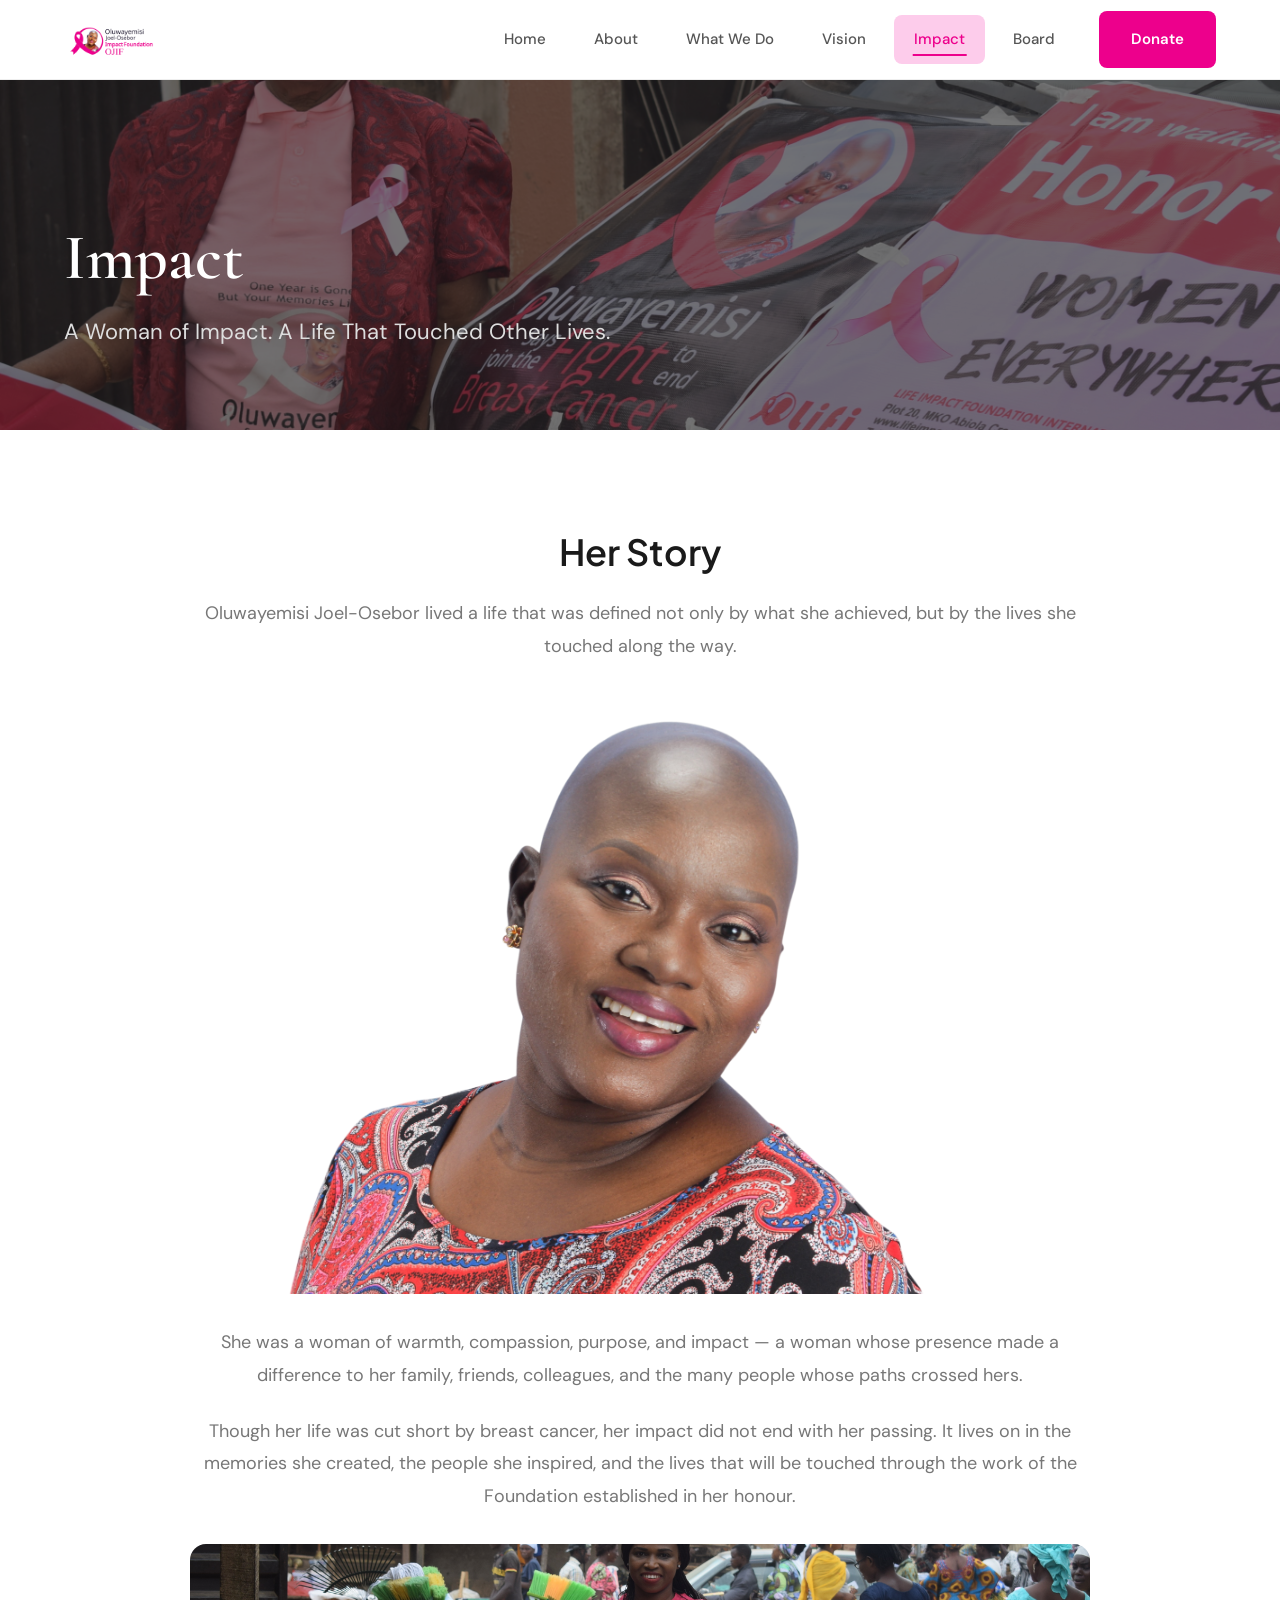
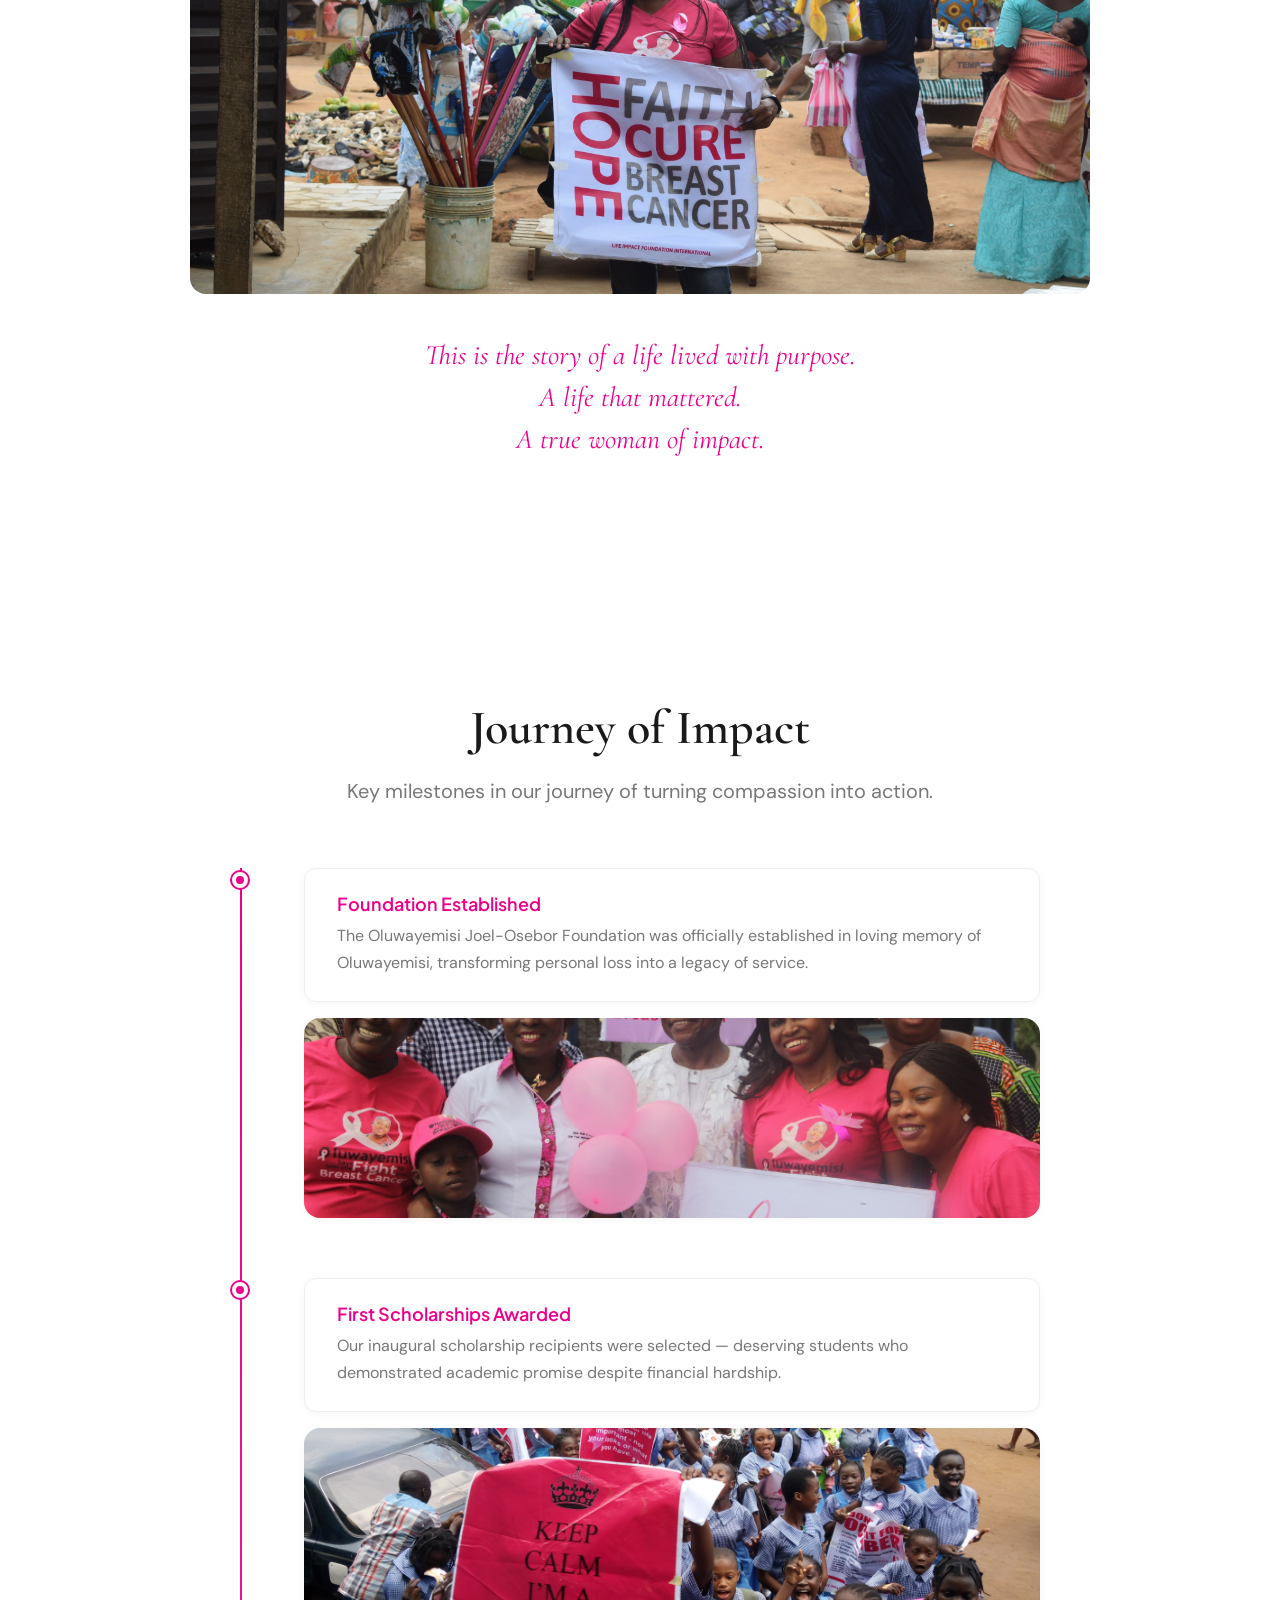
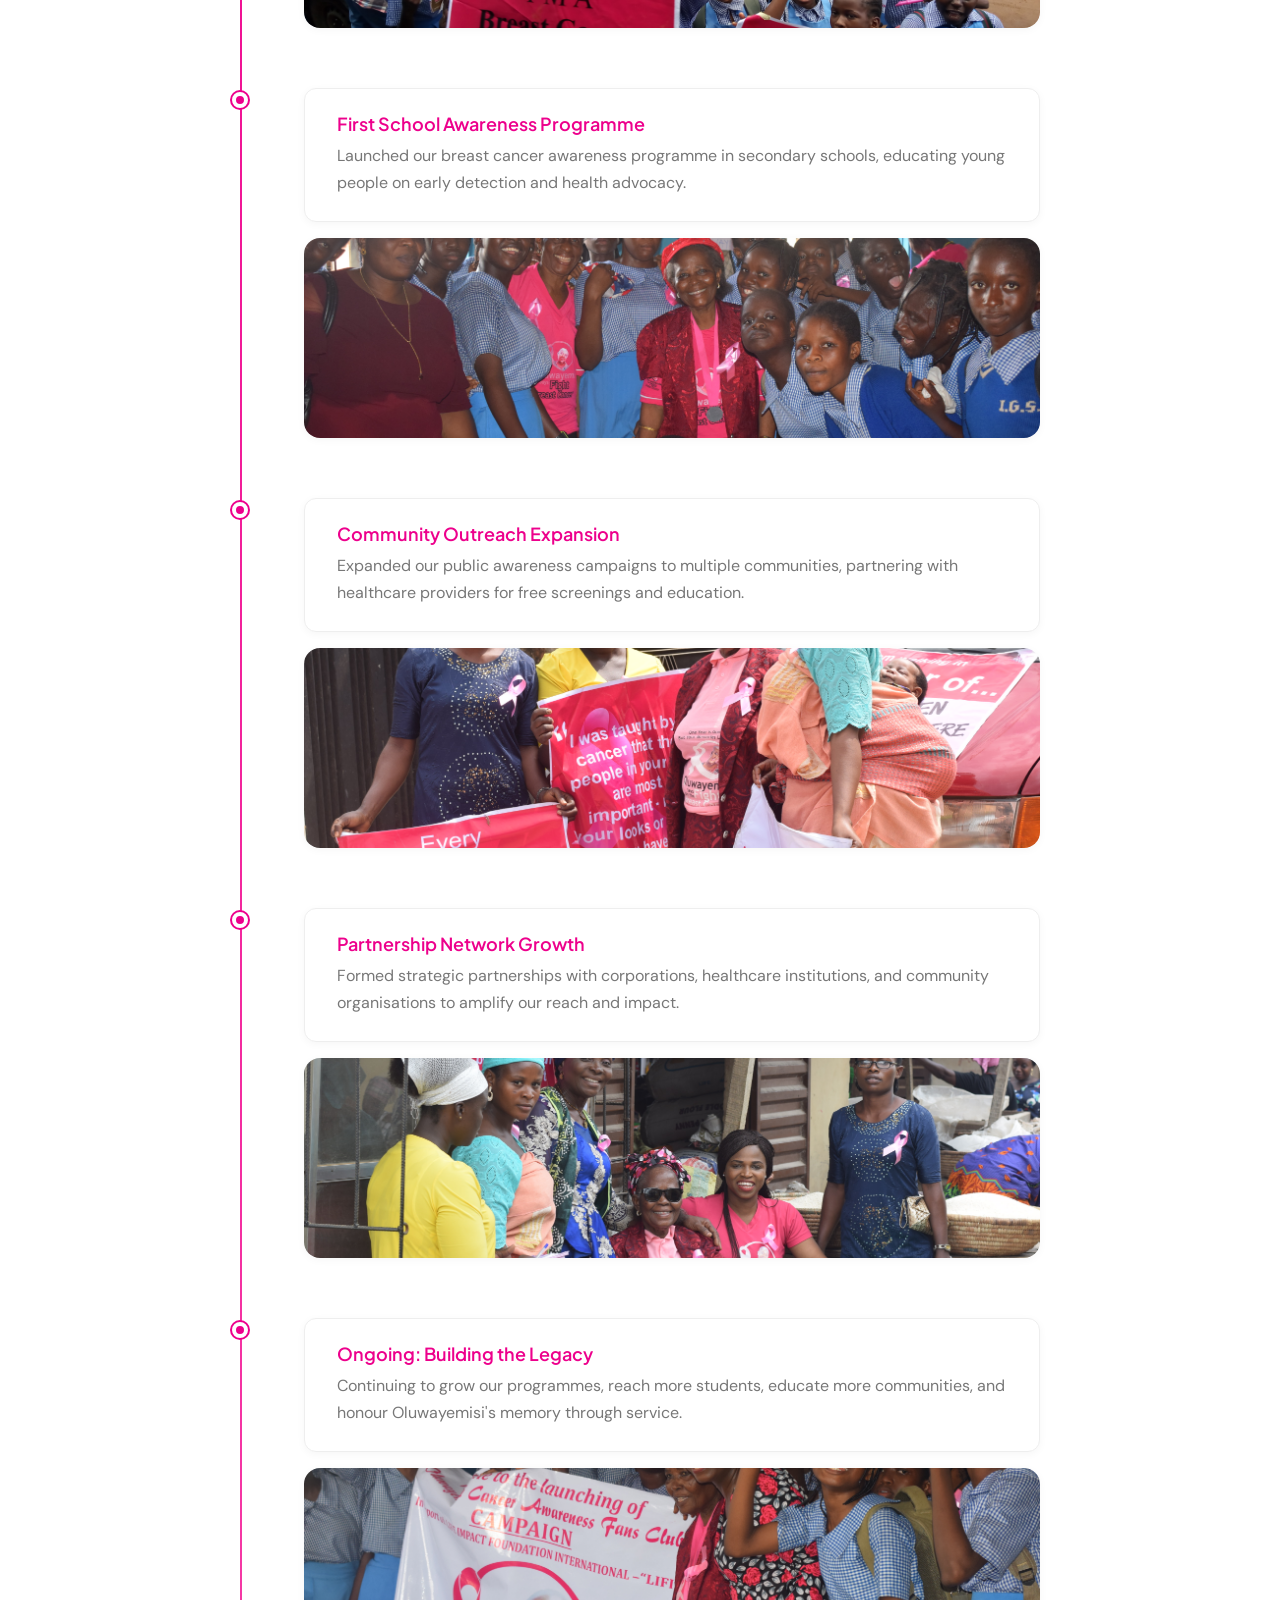
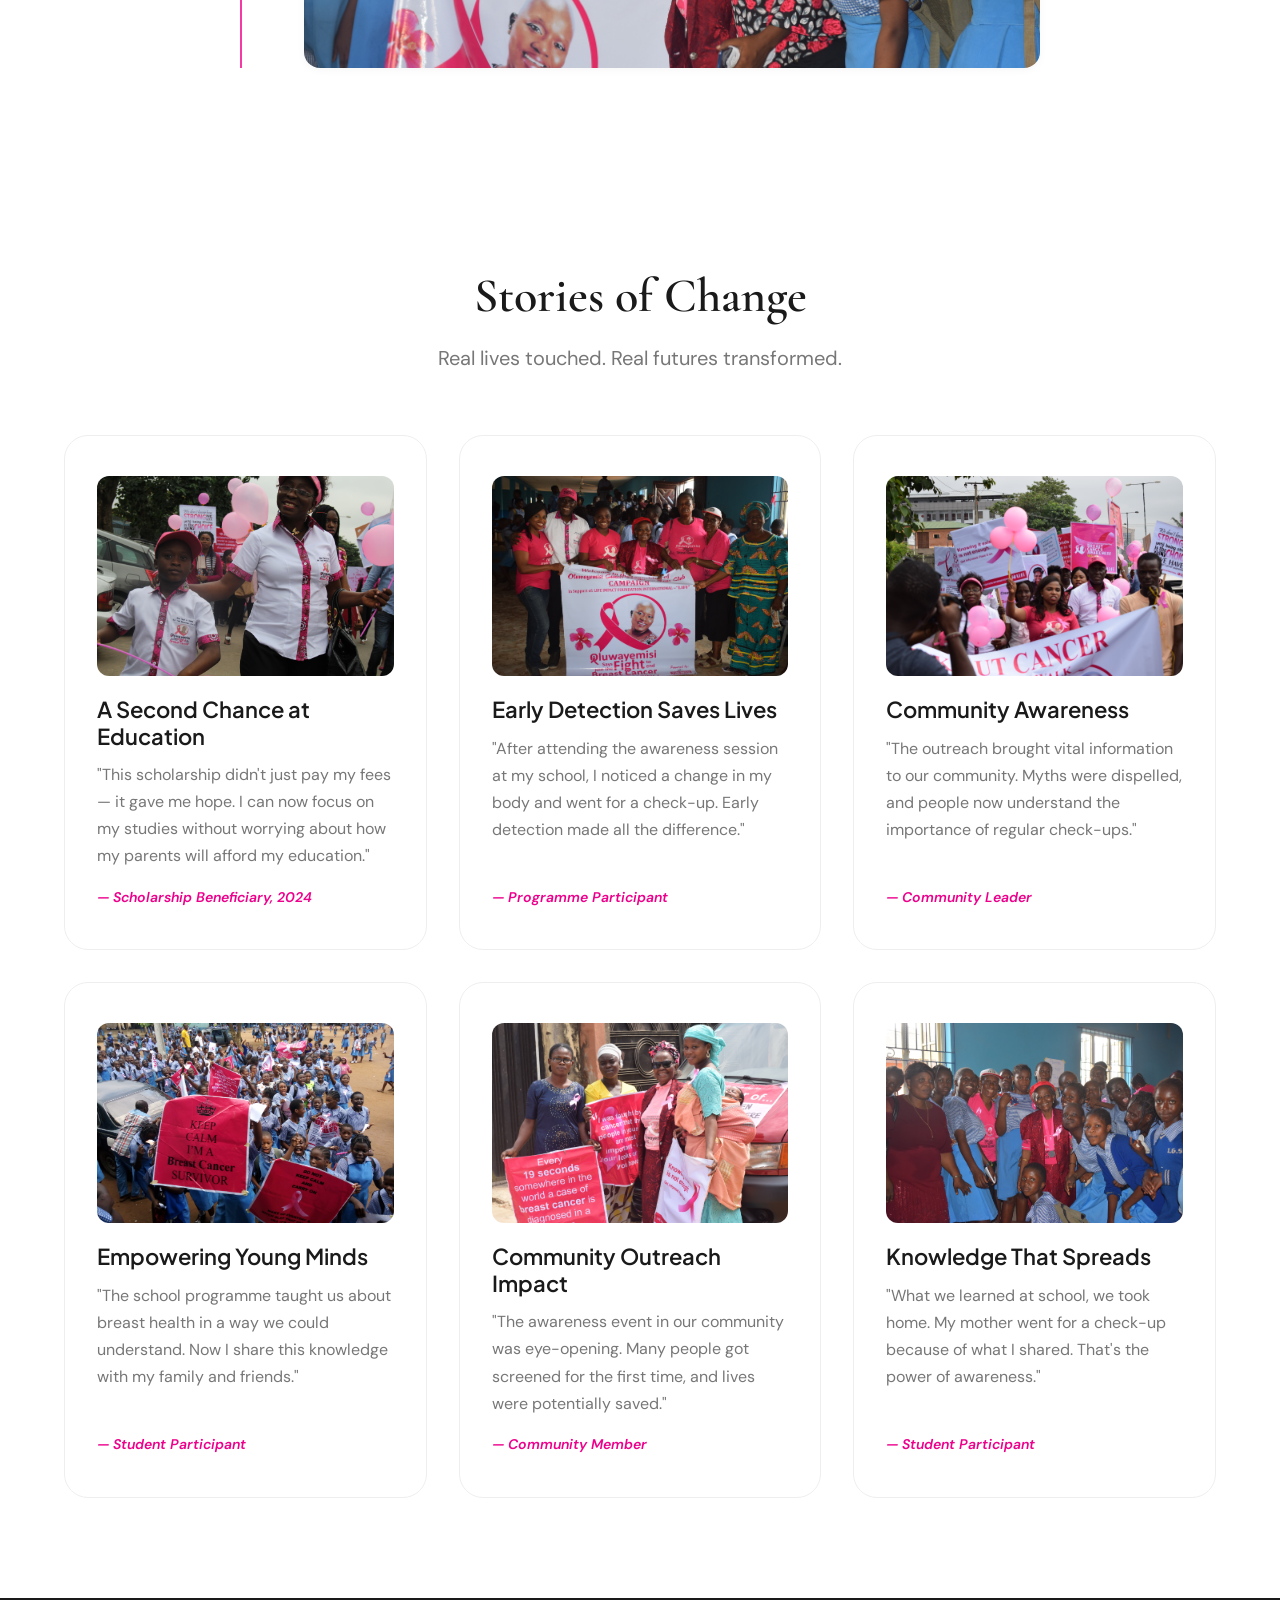
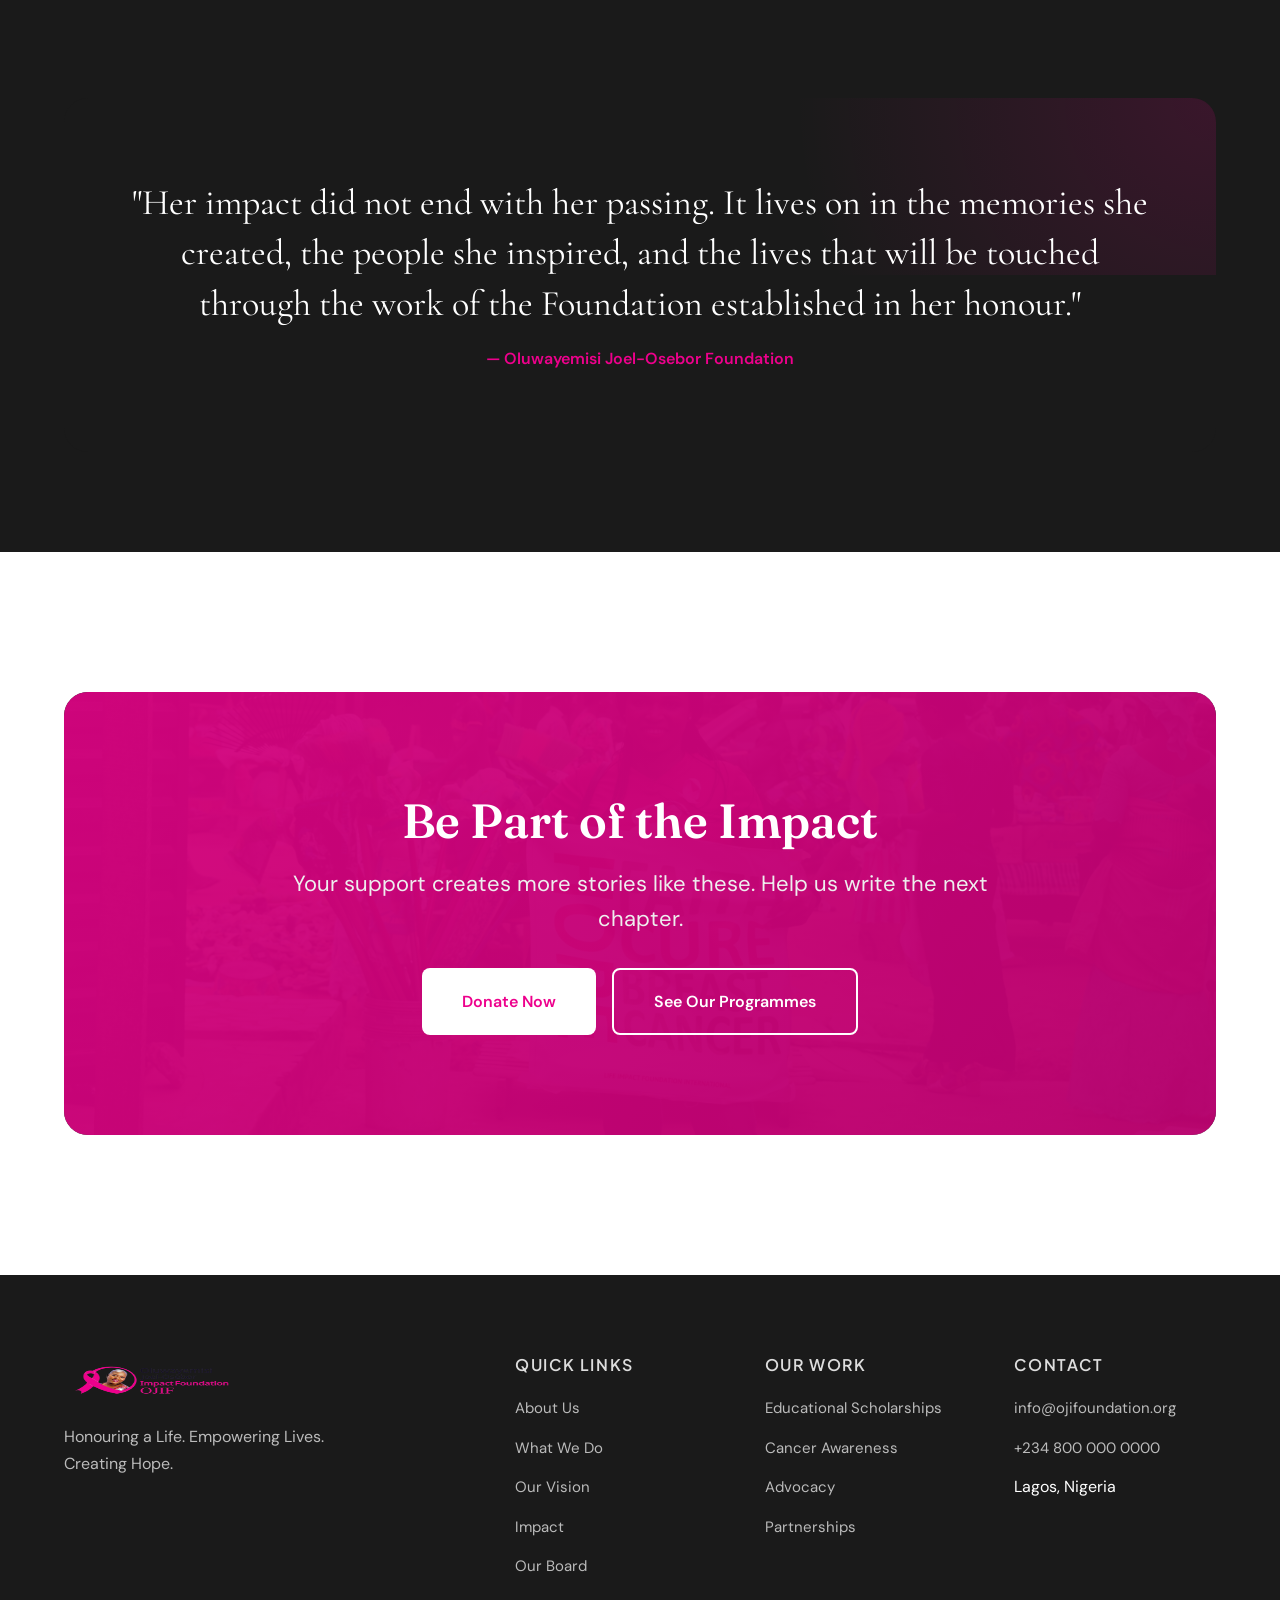
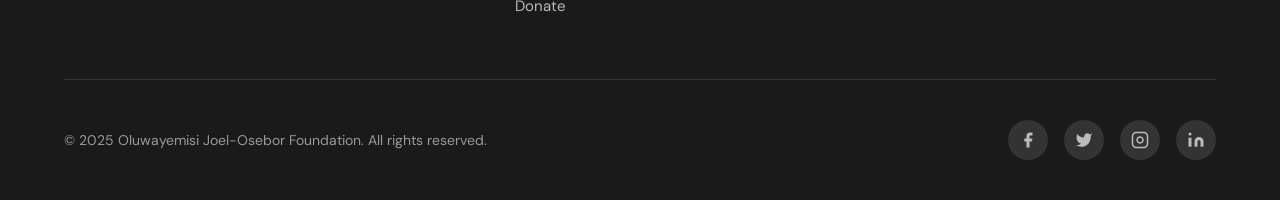
<file: impact.html>
<!DOCTYPE html>
<html lang="en">
<head>
  <meta charset="UTF-8">
  <meta name="viewport" content="width=device-width, initial-scale=1.0">
  <meta name="description" content="Impact - Oluwayemisi Joel-Osebor Foundation: A Woman of Impact. A Life That Touched Other Lives.">
  <title>Impact | Oluwayemisi Joel-Osebor Foundation</title>
  <link rel="preconnect" href="https://fonts.googleapis.com">
  <link rel="preconnect" href="https://fonts.gstatic.com" crossorigin>
  <link href="https://fonts.googleapis.com/css2?family=DM+Sans:wght@400;500;600;700&family=Plus+Jakarta+Sans:wght@400;500;600;700&family=Fraunces:opsz,wght@9..144,400;9..144,500;9..144,600;9..144,700&family=Cormorant+Garamond:wght@400;500;600;700&display=swap" rel="stylesheet">
  <link rel="stylesheet" href="styles.css">
</head>
<body>
  <a href="#main-content" class="skip-link">Skip to main content</a>

  <nav class="navbar" role="navigation" aria-label="Main navigation">
    <div class="navbar-inner">
      <a href="index.html" class="navbar-brand" aria-label="Oluwayemisi Joel-Osebor Foundation Home">
        <img src="images/logo.png" alt="" class="navbar-logo" width="160" height="48">
      </a>

      <ul class="navbar-menu" role="menubar">
        <li role="none"><a href="index.html" class="navbar-link" role="menuitem">Home</a></li>
        <li role="none"><a href="about.html" class="navbar-link" role="menuitem">About</a></li>
        <li role="none"><a href="what-we-do.html" class="navbar-link" role="menuitem">What We Do</a></li>
        <li role="none"><a href="vision.html" class="navbar-link" role="menuitem">Vision</a></li>
        <li role="none"><a href="impact.html" class="navbar-link" role="menuitem">Impact</a></li>
        <li role="none"><a href="board.html" class="navbar-link" role="menuitem">Board</a></li>
        <li role="none" class="navbar-donate"><a href="donate.html" class="btn btn-primary" role="menuitem">Donate</a></li>
      </ul>

      <button class="navbar-toggle" aria-label="Toggle navigation menu" aria-expanded="false" aria-controls="navbar-menu">
        <span></span>
        <span></span>
        <span></span>
      </button>
    </div>
  </nav>

  <main id="main-content">
    <header class="page-header" style="--bg-image: url('images/awareness/awareness (4).JPG');">
      <div class="container">
        <h1 class="animate-fade-up">Impact</h1>
        <p class="animate-fade-up animate-delay-1">A Woman of Impact. A Life That Touched Other Lives.</p>
      </div>
    </header>

    <section class="section" aria-labelledby="her-story">
      <div class="container">
        <div style="max-width: 900px; margin: 0 auto;">
          <article class="animate-fade-up" style="line-height: 1.8; text-align: center;">
            <h2 id="her-story" style="font-size: clamp(28px, 4vw, 36px); margin-bottom: 24px;">Her Story</h2>

            <p style="font-size: 18px; color: var(--gray-600); margin-bottom: 24px;">
              Oluwayemisi Joel-Osebor lived a life that was defined not only by what she achieved, but by the lives she touched along the way.
            </p>

            <div style="margin: 32px 0; border-radius: 16px; overflow: hidden;" class="animate-fade-up animate-delay-1">
              <img src="images/yemisi_section.png" alt="Oluwayemisi Joel-Osebor" style="width: 100%; height: 600px; object-fit: cover;">
            </div>

            <p style="font-size: 18px; color: var(--gray-600); margin-bottom: 24px;">
              She was a woman of warmth, compassion, purpose, and impact — a woman whose presence made a difference to her family, friends, colleagues, and the many people whose paths crossed hers.
            </p>

            <p style="font-size: 18px; color: var(--gray-600); margin-bottom: 24px;">
              Though her life was cut short by breast cancer, her impact did not end with her passing. It lives on in the memories she created, the people she inspired, and the lives that will be touched through the work of the Foundation established in her honour.
            </p>

            <div style="margin: 32px 0; border-radius: 16px; overflow: hidden;" class="animate-fade-up animate-delay-2">
              <img src="images/awareness/awareness (5).JPG" alt="Oluwayemisi Joel-Osebor" style="width: 100%; height: 350px; object-fit: cover;">
            </div>

            <blockquote style="font-family: var(--font-serif); font-size: clamp(22px, 3vw, 28px); line-height: 1.5; color: var(--primary); margin: 40px 0; padding: 0 24px; font-style: italic;">
              This is the story of a life lived with purpose.<br>
              A life that mattered.<br>
              A true woman of impact.
            </blockquote>
          </article>
        </div>
      </div>
    </section>

    <section class="section" aria-labelledby="timeline">
      <div class="container">
        <header class="animate-fade-up" style="text-align: center;">
          <h2 id="timeline" class="section-title">Journey of Impact</h2>
          <p class="section-subtitle">Key milestones in our journey of turning compassion into action.</p>
        </header>

        <div class="timeline" style="max-width: 800px; margin: 0 auto;">
          <article class="timeline-item animate-fade-up animate-delay-1">
            <span class="timeline-dot" aria-hidden="true"></span>
            <div class="timeline-content">
              <h4>Foundation Established</h4>
              <p>The Oluwayemisi Joel-Osebor Foundation was officially established in loving memory of Oluwayemisi, transforming personal loss into a legacy of service.</p>
            </div>
            <div class="timeline-image" style="margin-top: 16px;">
              <img src="images/awareness/awareness (9).JPG" alt="Foundation establishment ceremony" style="width: 100%; height: 200px; object-fit: cover; border-radius: 12px;" loading="lazy">
            </div>
          </article>

          <article class="timeline-item animate-fade-up animate-delay-2">
            <span class="timeline-dot" aria-hidden="true"></span>
            <div class="timeline-content">
              <h4>First Scholarships Awarded</h4>
              <p>Our inaugural scholarship recipients were selected — deserving students who demonstrated academic promise despite financial hardship.</p>
            </div>
            <div class="timeline-image" style="margin-top: 16px;">
              <img src="images/awareness/awareness school 3.jpg" alt="First scholarship recipients" style="width: 100%; height: 200px; object-fit: cover; border-radius: 12px;" loading="lazy">
            </div>
          </article>

          <article class="timeline-item animate-fade-up animate-delay-3">
            <span class="timeline-dot" aria-hidden="true"></span>
            <div class="timeline-content">
              <h4>First School Awareness Programme</h4>
              <p>Launched our breast cancer awareness programme in secondary schools, educating young people on early detection and health advocacy.</p>
            </div>
            <div class="timeline-image" style="margin-top: 16px;">
              <img src="images/awareness/awareness school 4.JPG" alt="First school awareness programme" style="width: 100%; height: 200px; object-fit: cover; border-radius: 12px;" loading="lazy">
            </div>
          </article>

          <article class="timeline-item animate-fade-up animate-delay-4">
            <span class="timeline-dot" aria-hidden="true"></span>
            <div class="timeline-content">
              <h4>Community Outreach Expansion</h4>
              <p>Expanded our public awareness campaigns to multiple communities, partnering with healthcare providers for free screenings and education.</p>
            </div>
            <div class="timeline-image" style="margin-top: 16px;">
              <img src="images/awareness/awareness  10 (1).JPG" alt="Community outreach expansion" style="width: 100%; height: 200px; object-fit: cover; border-radius: 12px;" loading="lazy">
            </div>
          </article>

          <article class="timeline-item animate-fade-up animate-delay-5">
            <span class="timeline-dot" aria-hidden="true"></span>
            <div class="timeline-content">
              <h4>Partnership Network Growth</h4>
              <p>Formed strategic partnerships with corporations, healthcare institutions, and community organisations to amplify our reach and impact.</p>
            </div>
            <div class="timeline-image" style="margin-top: 16px;">
              <img src="images/awareness/awareness  10 (2).JPG" alt="Partnership network growth" style="width: 100%; height: 200px; object-fit: cover; border-radius: 12px;" loading="lazy">
            </div>
          </article>

          <article class="timeline-item animate-fade-up animate-delay-6">
            <span class="timeline-dot" aria-hidden="true"></span>
            <div class="timeline-content">
              <h4>Ongoing: Building the Legacy</h4>
              <p>Continuing to grow our programmes, reach more students, educate more communities, and honour Oluwayemisi's memory through service.</p>
            </div>
            <div class="timeline-image" style="margin-top: 16px;">
              <img src="images/awareness/awareness school 5.JPG" alt="Ongoing legacy building" style="width: 100%; height: 200px; object-fit: cover; border-radius: 12px;" loading="lazy">
            </div>
          </article>
        </div>
      </div>
    </section>

    <section class="section" aria-labelledby="stories">
      <div class="container">
        <header class="animate-fade-up" style="text-align: center;">
          <h2 id="stories" class="section-title">Stories of Change</h2>
          <p class="section-subtitle">Real lives touched. Real futures transformed.</p>
        </header>

        <div class="card-grid">
          <article class="card animate-fade-up animate-delay-1">
            <div style="border-radius: 12px; overflow: hidden; margin-bottom: 20px;">
              <img src="images/awareness/awareness (1).JPG" alt="Scholarship beneficiary" style="width: 100%; height: 200px; object-fit: cover;">
            </div>
            <h3>A Second Chance at Education</h3>
            <p style="color: var(--gray-600);">"This scholarship didn't just pay my fees — it gave me hope. I can now focus on my studies without worrying about how my parents will afford my education."</p>
            <cite style="display: block; margin-top: 16px; font-size: 14px; color: var(--primary); font-weight: 600;">— Scholarship Beneficiary, 2024</cite>
          </article>

          <article class="card animate-fade-up animate-delay-2">
            <div style="border-radius: 12px; overflow: hidden; margin-bottom: 20px;">
              <img src="images/awareness/awareness school.JPG" alt="Students in awareness session" style="width: 100%; height: 200px; object-fit: cover;">
            </div>
            <h3>Early Detection Saves Lives</h3>
            <p style="color: var(--gray-600);">"After attending the awareness session at my school, I noticed a change in my body and went for a check-up. Early detection made all the difference."</p>
            <cite style="display: block; margin-top: 16px; font-size: 14px; color: var(--primary); font-weight: 600;">— Programme Participant</cite>
          </article>

          <article class="card animate-fade-up animate-delay-3">
            <div style="border-radius: 12px; overflow: hidden; margin-bottom: 20px;">
              <img src="images/awareness/awareness (2).JPG" alt="Community awareness event" style="width: 100%; height: 200px; object-fit: cover;">
            </div>
            <h3>Community Awareness</h3>
            <p style="color: var(--gray-600);">"The outreach brought vital information to our community. Myths were dispelled, and people now understand the importance of regular check-ups."</p>
            <cite style="display: block; margin-top: 16px; font-size: 14px; color: var(--primary); font-weight: 600;">— Community Leader</cite>
          </article>

          <article class="card animate-fade-up animate-delay-4">
            <div style="border-radius: 12px; overflow: hidden; margin-bottom: 20px;">
              <img src="images/awareness/awareness school 3.jpg" alt="School awareness programme" style="width: 100%; height: 200px; object-fit: cover;">
            </div>
            <h3>Empowering Young Minds</h3>
            <p style="color: var(--gray-600);">"The school programme taught us about breast health in a way we could understand. Now I share this knowledge with my family and friends."</p>
            <cite style="display: block; margin-top: 16px; font-size: 14px; color: var(--primary); font-weight: 600;">— Student Participant</cite>
          </article>

          <article class="card animate-fade-up animate-delay-5">
            <div style="border-radius: 12px; overflow: hidden; margin-bottom: 20px;">
              <img src="images/awareness/awareness  10 (1).JPG" alt="Public awareness event" style="width: 100%; height: 200px; object-fit: cover;">
            </div>
            <h3>Community Outreach Impact</h3>
            <p style="color: var(--gray-600);">"The awareness event in our community was eye-opening. Many people got screened for the first time, and lives were potentially saved."</p>
            <cite style="display: block; margin-top: 16px; font-size: 14px; color: var(--primary); font-weight: 600;">— Community Member</cite>
          </article>

          <article class="card animate-fade-up animate-delay-6">
            <div style="border-radius: 12px; overflow: hidden; margin-bottom: 20px;">
              <img src="images/awareness/awareness school 4.JPG" alt="Students in awareness session" style="width: 100%; height: 200px; object-fit: cover;">
            </div>
            <h3>Knowledge That Spreads</h3>
            <p style="color: var(--gray-600);">"What we learned at school, we took home. My mother went for a check-up because of what I shared. That's the power of awareness."</p>
            <cite style="display: block; margin-top: 16px; font-size: 14px; color: var(--primary); font-weight: 600;">— Student Participant</cite>
          </article>
        </div>
      </div>
    </section>

    <section class="section" style="background: var(--black); color: var(--white);" aria-labelledby="quote">
      <div class="container">
        <div class="quote-block" id="quote">
          <p>"Her impact did not end with her passing. It lives on in the memories she created, the people she inspired, and the lives that will be touched through the work of the Foundation established in her honour."</p>
          <cite>— Oluwayemisi Joel-Osebor Foundation</cite>
        </div>
      </div>
    </section>

    <section class="section-lg" aria-labelledby="cta-title">
      <div class="container">
        <div class="cta-banner animate-fade-up" style="--bg-image: url('images/awareness/awareness (5).JPG');" role="region" aria-labelledby="cta-title">
          <div class="cta-banner-content">
            <h2 id="cta-title">Be Part of the Impact</h2>
            <p>Your support creates more stories like these. Help us write the next chapter.</p>
            <div style="display: flex; gap: 16px; justify-content: center; flex-wrap: wrap;">
              <a href="donate.html" class="btn btn-white" style="padding: 18px 40px; font-size: 16px;">Donate Now</a>
              <a href="what-we-do.html" class="btn btn-outline-white" style="padding: 18px 40px; font-size: 16px;">See Our Programmes</a>
            </div>
          </div>
        </div>
      </div>
    </section>
  </main>

  <footer class="footer" role="contentinfo">
    <div class="container">
      <div class="footer-grid">
        <div class="footer-brand">
          <img src="images/logo.png" alt="" class="logo" width="180" height="54">
          <p>Honouring a Life. Empowering Lives. Creating Hope.</p>
        </div>

        <nav class="footer-column" aria-label="Quick links">
          <h4>Quick Links</h4>
          <ul class="footer-links">
            <li><a href="about.html">About Us</a></li>
            <li><a href="what-we-do.html">What We Do</a></li>
            <li><a href="vision.html">Our Vision</a></li>
            <li><a href="impact.html">Impact</a></li>
            <li><a href="board.html">Our Board</a></li>
            <li><a href="donate.html">Donate</a></li>
          </ul>
        </nav>

        <nav class="footer-column" aria-label="Programmes">
          <h4>Our Work</h4>
          <ul class="footer-links">
            <li><a href="what-we-do.html#scholarships">Educational Scholarships</a></li>
            <li><a href="what-we-do.html#cancer">Cancer Awareness</a></li>
            <li><a href="what-we-do.html#advocacy">Advocacy</a></li>
            <li><a href="what-we-do.html#partnerships">Partnerships</a></li>
          </ul>
        </nav>

        <div class="footer-column">
          <h4>Contact</h4>
          <ul class="footer-links">
            <li><a href="mailto:info@ojifoundation.org">info@ojifoundation.org</a></li>
            <li><a href="tel:+2348000000000">+234 800 000 0000</a></li>
            <li>Lagos, Nigeria</li>
          </ul>
        </div>
      </div>

      <div class="footer-bottom">
        <p>&copy; 2025 Oluwayemisi Joel-Osebor Foundation. All rights reserved.</p>
        <div class="footer-social">
          <a href="#" aria-label="Facebook" role="button"><svg width="18" height="18" viewBox="0 0 24 24" fill="currentColor"><path d="M18 2h-3a5 5 0 00-5 5v3H7v4h3v8h4v-8h3l1-4h-4V7a1 1 0 011-1h3z"/></svg></a>
          <a href="#" aria-label="Twitter" role="button"><svg width="18" height="18" viewBox="0 0 24 24" fill="currentColor"><path d="M23 3a10.9 10.9 0 01-3.14 1.53 4.48 4.48 0 00-7.86 3v1A10.66 10.66 0 013 4s-4 9 5 13a11.64 11.64 0 01-7 2c9 5 20 0 20-11.5a4.5 4.5 0 00-.08-.83A7.72 7.72 0 0023 3z"/></svg></a>
          <a href="#" aria-label="Instagram" role="button"><svg width="18" height="18" viewBox="0 0 24 24" fill="none" stroke="currentColor" stroke-width="2"><rect x="2" y="2" width="20" height="20" rx="5" ry="5"/><path d="M16 11.37A4 4 0 1112.63 8 4 4 0 0116 11.37z"/><line x1="17.5" y1="6.5" x2="17.51" y2="6.5"/></svg></a>
          <a href="#" aria-label="LinkedIn" role="button"><svg width="18" height="18" viewBox="0 0 24 24" fill="currentColor"><path d="M16 8a6 6 0 016 6v7h-4v-7a2 2 0 00-2-2 2 2 0 00-2 2v7h-4v-7a6 6 0 016-6zM2 9h4v12H2zM4 6a2 2 0 100-4 2 2 0 000 4z"/></svg></a>
        </div>
      </div>
    </div>
  </footer>

  <script src="script.js"></script>
</body>
</html>
</file>
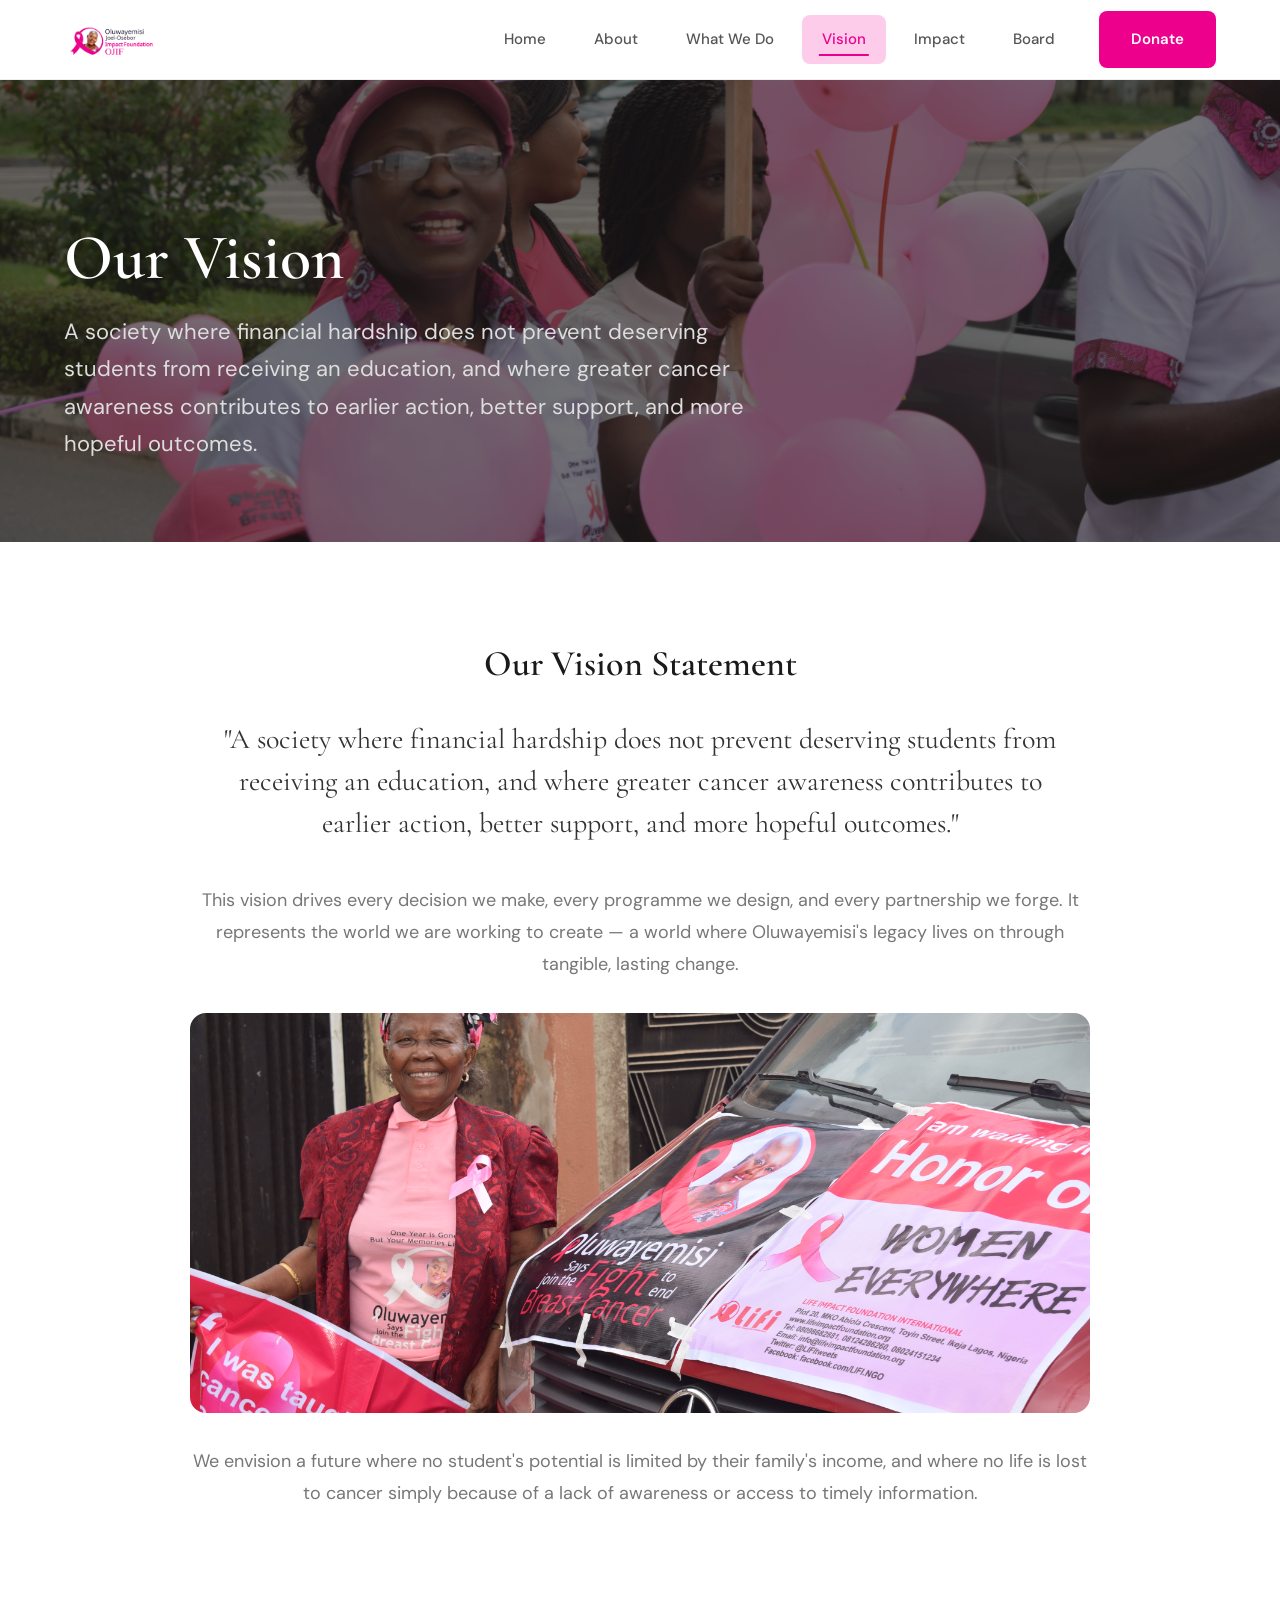
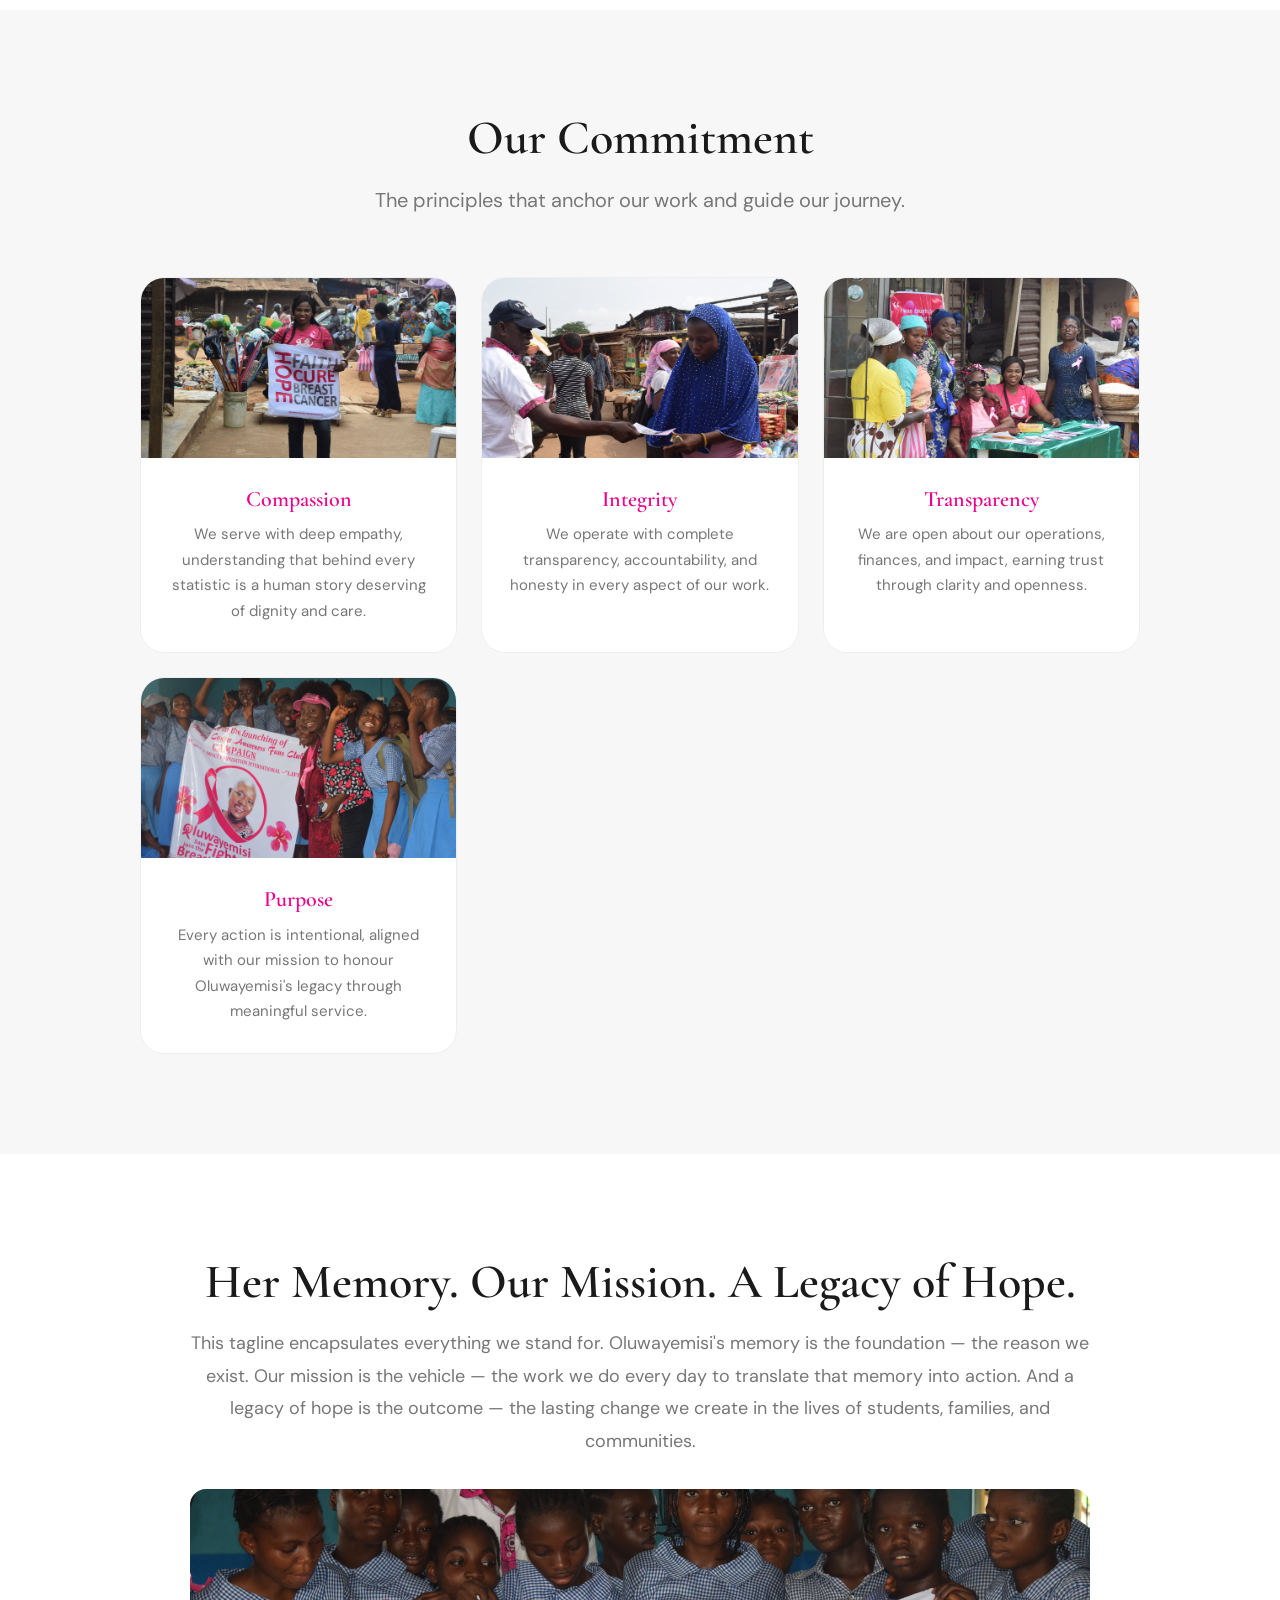
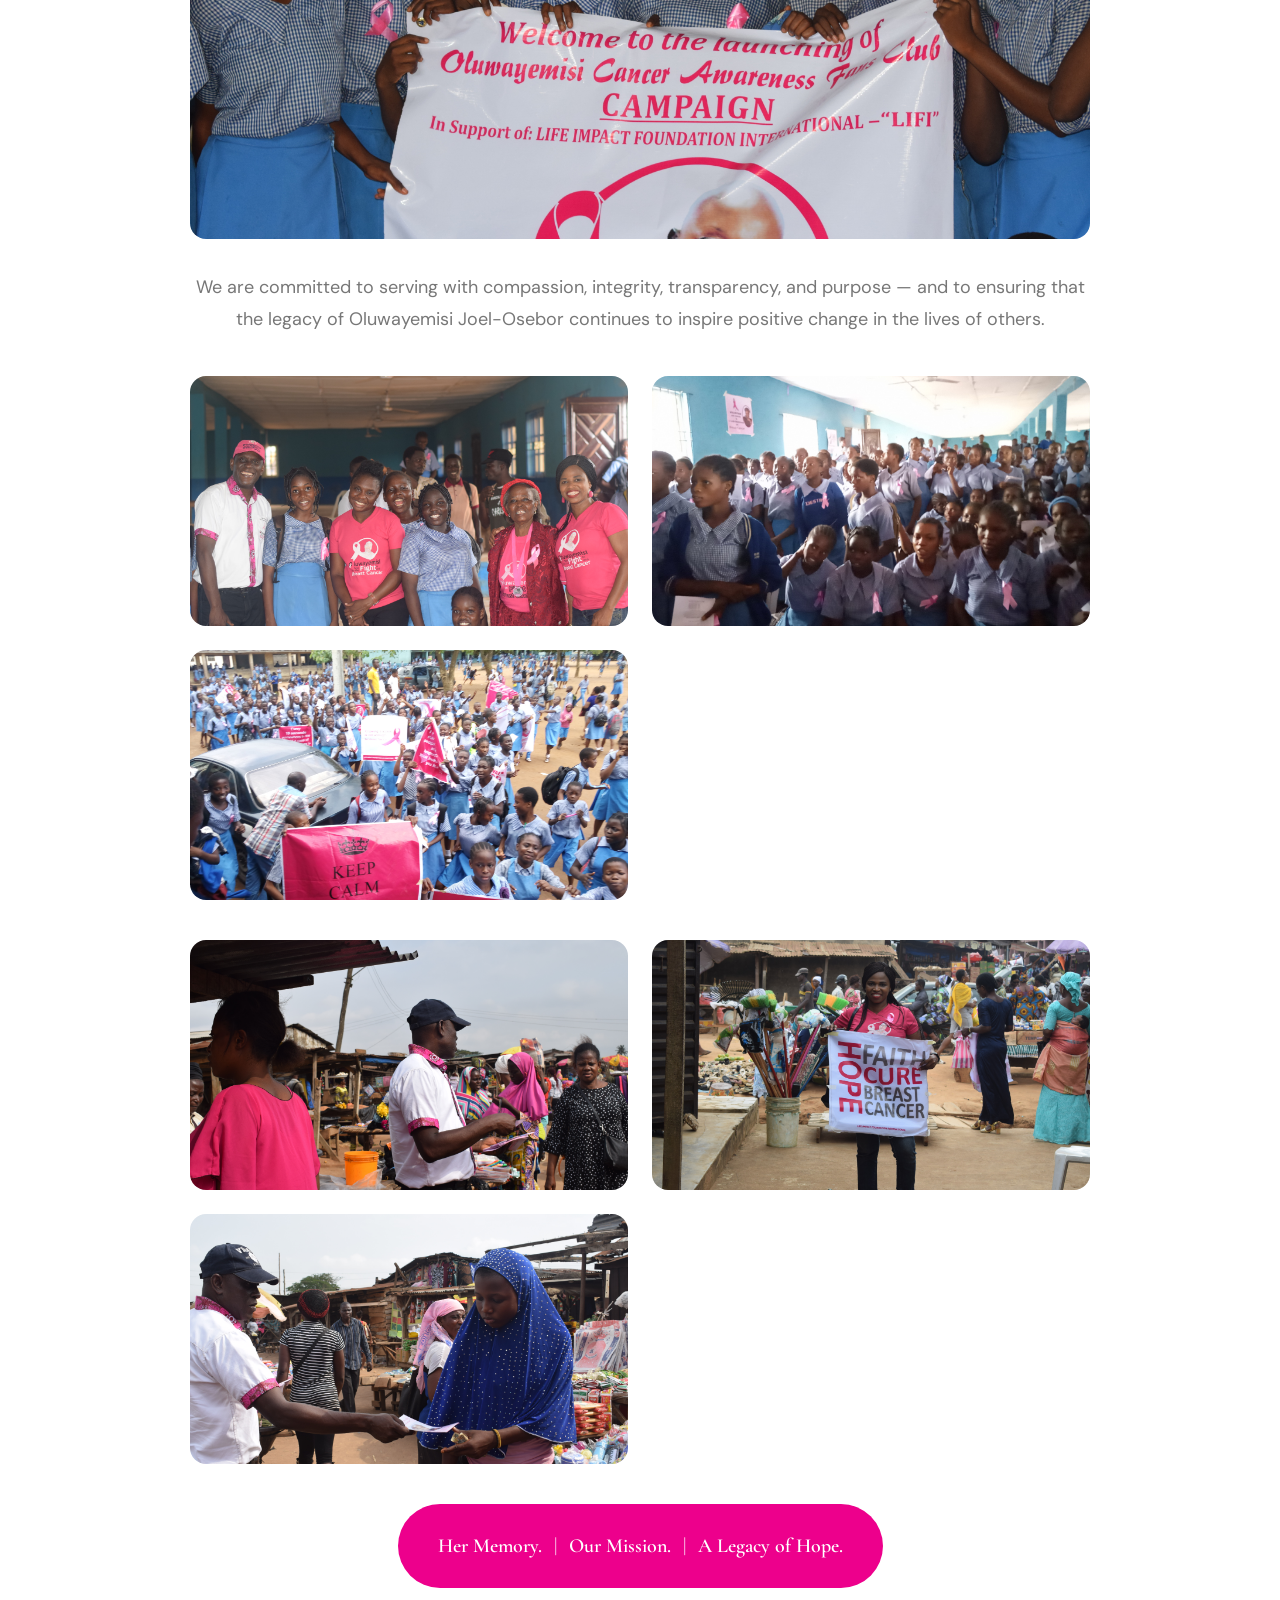
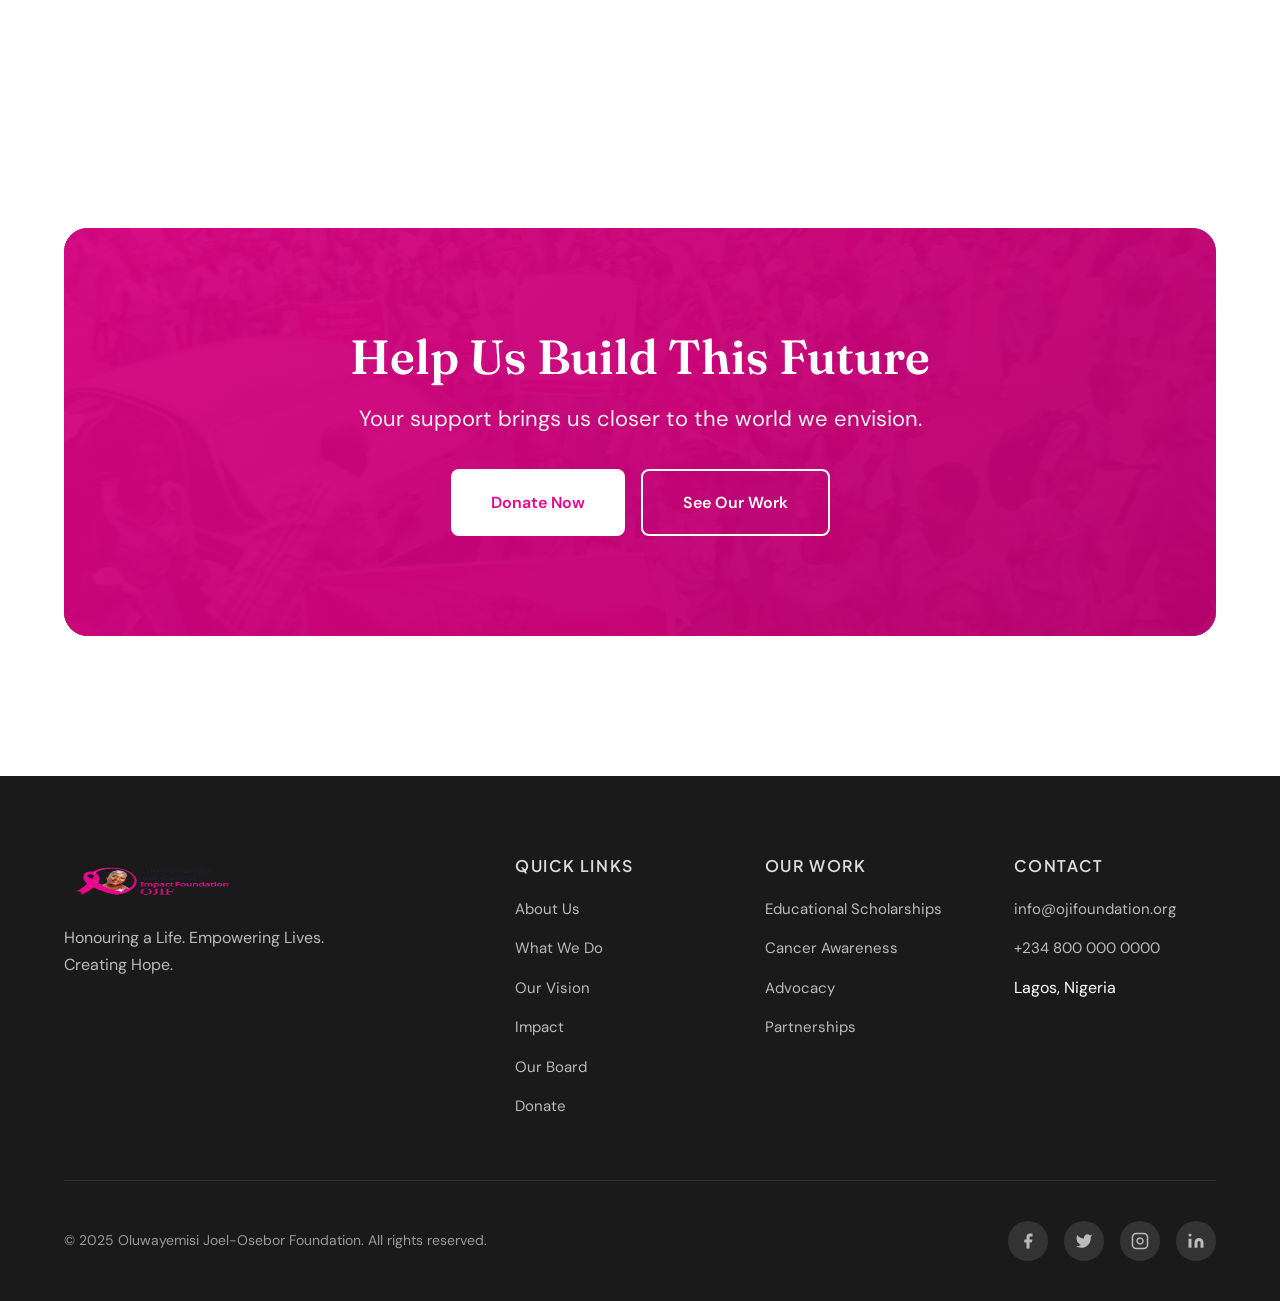
<file: vision.html>
<!DOCTYPE html>
<html lang="en">
<head>
  <meta charset="UTF-8">
  <meta name="viewport" content="width=device-width, initial-scale=1.0">
  <meta name="description" content="Our Vision - Oluwayemisi Joel-Osebor Foundation: A society where financial hardship does not prevent education and cancer awareness saves lives.">
  <title>Our Vision | Oluwayemisi Joel-Osebor Foundation</title>
  <link rel="preconnect" href="https://fonts.googleapis.com">
  <link rel="preconnect" href="https://fonts.gstatic.com" crossorigin>
  <link href="https://fonts.googleapis.com/css2?family=DM+Sans:wght@400;500;600;700&family=Plus+Jakarta+Sans:wght@400;500;600;700&family=Fraunces:opsz,wght@9..144,400;9..144,500;9..144,600;9..144,700&family=Cormorant+Garamond:wght@400;500;600;700&display=swap" rel="stylesheet">
  <link rel="stylesheet" href="styles.css">
</head>
<body>
  <a href="#main-content" class="skip-link">Skip to main content</a>

  <nav class="navbar" role="navigation" aria-label="Main navigation">
    <div class="navbar-inner">
      <a href="index.html" class="navbar-brand" aria-label="Oluwayemisi Joel-Osebor Foundation Home">
        <img src="images/logo.png" alt="" class="navbar-logo" width="160" height="48">
      </a>

      <ul class="navbar-menu" role="menubar">
        <li role="none"><a href="index.html" class="navbar-link" role="menuitem">Home</a></li>
        <li role="none"><a href="about.html" class="navbar-link" role="menuitem">About</a></li>
        <li role="none"><a href="what-we-do.html" class="navbar-link" role="menuitem">What We Do</a></li>
        <li role="none"><a href="vision.html" class="navbar-link" role="menuitem">Vision</a></li>
        <li role="none"><a href="impact.html" class="navbar-link" role="menuitem">Impact</a></li>
        <li role="none"><a href="board.html" class="navbar-link" role="menuitem">Board</a></li>
        <li role="none" class="navbar-donate"><a href="donate.html" class="btn btn-primary" role="menuitem">Donate</a></li>
      </ul>

      <button class="navbar-toggle" aria-label="Toggle navigation menu" aria-expanded="false" aria-controls="navbar-menu">
        <span></span>
        <span></span>
        <span></span>
      </button>
    </div>
  </nav>

  <main id="main-content">
    <header class="page-header" style="--bg-image: url('images/awareness/awareness (3).JPG');">
      <div class="container">
        <h1 class="animate-fade-up">Our Vision</h1>
        <p class="animate-fade-up animate-delay-1">A society where financial hardship does not prevent deserving students from receiving an education, and where greater cancer awareness contributes to earlier action, better support, and more hopeful outcomes.</p>
      </div>
    </header>

    <section class="section" aria-labelledby="vision-statement">
      <div class="container">
        <div style="max-width: 900px; margin: 0 auto;">
          <article class="animate-fade-up" style="line-height: 1.8; text-align: center;">
            <h2 id="vision-statement" style="font-size: clamp(28px, 4vw, 36px); margin-bottom: 32px; font-family: var(--font-serif);">Our Vision Statement</h2>

            <blockquote style="font-family: var(--font-serif); font-size: clamp(22px, 3vw, 28px); line-height: 1.5; color: var(--gray-800); margin-bottom: 40px; padding: 0 24px;">
              "A society where financial hardship does not prevent deserving students from receiving an education, and where greater cancer awareness contributes to earlier action, better support, and more hopeful outcomes."
            </blockquote>

            <p style="font-size: 18px; color: var(--gray-600); margin-bottom: 24px;">
              This vision drives every decision we make, every programme we design, and every partnership we forge. It represents the world we are working to create — a world where Oluwayemisi's legacy lives on through tangible, lasting change.
            </p>

            <div style="margin: 32px 0; border-radius: 16px; overflow: hidden;" class="animate-fade-up animate-delay-1">
              <img src="images/awareness/awareness (4).JPG" alt="Community health outreach event" style="width: 100%; height: 400px; object-fit: cover;">
            </div>

            <p style="font-size: 18px; color: var(--gray-600);">
              We envision a future where no student's potential is limited by their family's income, and where no life is lost to cancer simply because of a lack of awareness or access to timely information.
            </p>
          </article>
        </div>
      </div>
    </section>

    <section class="section" style="background: var(--gray-100);" aria-labelledby="commitment">
      <div class="container">
        <header class="animate-fade-up" style="text-align: center;">
          <h2 id="commitment" class="section-title">Our Commitment</h2>
          <p class="section-subtitle">The principles that anchor our work and guide our journey.</p>
        </header>

        <div class="value-grid" style="max-width: 1000px; margin: 0 auto;">
          <article class="value-card animate-fade-up animate-delay-1">
            <div class="value-card-image">
              <img src="images/awareness/awareness (5).JPG" alt="Compassion in community service" loading="lazy">
            </div>
            <div class="value-card-content">
              <h3>Compassion</h3>
              <p>We serve with deep empathy, understanding that behind every statistic is a human story deserving of dignity and care.</p>
            </div>
          </article>

          <article class="value-card animate-fade-up animate-delay-2">
            <div class="value-card-image">
              <img src="images/awareness/awareness (6).JPG" alt="Integrity in operations" loading="lazy">
            </div>
            <div class="value-card-content">
              <h3>Integrity</h3>
              <p>We operate with complete transparency, accountability, and honesty in every aspect of our work.</p>
            </div>
          </article>

          <article class="value-card animate-fade-up animate-delay-3">
            <div class="value-card-image">
              <img src="images/awareness/awareness  10 (2).JPG" alt="Transparency in reporting" loading="lazy">
            </div>
            <div class="value-card-content">
              <h3>Transparency</h3>
              <p>We are open about our operations, finances, and impact, earning trust through clarity and openness.</p>
            </div>
          </article>

          <article class="value-card animate-fade-up animate-delay-4">
            <div class="value-card-image">
              <img src="images/awareness/awareness school 5.JPG" alt="Purpose-driven education" loading="lazy">
            </div>
            <div class="value-card-content">
              <h3>Purpose</h3>
              <p>Every action is intentional, aligned with our mission to honour Oluwayemisi's legacy through meaningful service.</p>
            </div>
          </article>
        </div>
      </div>
    </section>

    <section class="section" aria-labelledby="legacy">
      <div class="container">
        <div style="max-width: 900px; margin: 0 auto; text-align: center;">
          <header class="animate-fade-up">
            <h2 id="legacy" class="section-title">Her Memory. Our Mission. A Legacy of Hope.</h2>
          </header>

          <article class="animate-fade-up animate-delay-1" style="line-height: 1.8;">
            <p style="font-size: 18px; color: var(--gray-600); margin-bottom: 24px;">
              This tagline encapsulates everything we stand for. Oluwayemisi's memory is the foundation — the reason we exist. Our mission is the vehicle — the work we do every day to translate that memory into action. And a legacy of hope is the outcome — the lasting change we create in the lives of students, families, and communities.
            </p>

            <div style="margin: 32px 0; border-radius: 16px; overflow: hidden;" class="animate-fade-up animate-delay-2">
              <img src="images/awareness/awareness school 2.JPG" alt="Students participating in breast cancer awareness programme" style="width: 100%; height: 350px; object-fit: cover;">
            </div>

            <p style="font-size: 18px; color: var(--gray-600); margin-bottom: 24px;">
              We are committed to serving with compassion, integrity, transparency, and purpose — and to ensuring that the legacy of Oluwayemisi Joel-Osebor continues to inspire positive change in the lives of others.
            </p>

            <div style="display: grid; grid-template-columns: repeat(auto-fit, minmax(300px, 1fr)); gap: 24px; margin: 40px 0;" class="animate-fade-up animate-delay-3">
              <div style="border-radius: 16px; overflow: hidden;">
                <img src="images/awareness/awareness school 6.JPG" alt="Educating young people on breast health" style="width: 100%; height: 250px; object-fit: cover;">
              </div>
              <div style="border-radius: 16px; overflow: hidden;">
                <img src="images/awareness/awareness school 7.jpg" alt="Interactive school awareness session" style="width: 100%; height: 250px; object-fit: cover;">
              </div>
              <div style="border-radius: 16px; overflow: hidden;">
                <img src="images/awareness/awareness school 8.jpg" alt="Students participating in awareness activity" style="width: 100%; height: 250px; object-fit: cover;">
              </div>
            </div>

            <div style="display: grid; grid-template-columns: repeat(auto-fit, minmax(300px, 1fr)); gap: 24px; margin: 40px 0;" class="animate-fade-up animate-delay-4">
              <div style="border-radius: 16px; overflow: hidden;">
                <img src="images/awareness/awareness  10 (4).JPG" alt="Community cancer awareness outreach" style="width: 100%; height: 250px; object-fit: cover;">
              </div>
              <div style="border-radius: 16px; overflow: hidden;">
                <img src="images/awareness/awareness (5).JPG" alt="Awareness campaign in action" style="width: 100%; height: 250px; object-fit: cover;">
              </div>
              <div style="border-radius: 16px; overflow: hidden;">
                <img src="images/awareness/awareness (6).JPG" alt="Community engagement event" style="width: 100%; height: 250px; object-fit: cover;">
              </div>
            </div>

            <div style="display: inline-flex; align-items: center; gap: 12px; padding: 24px 40px; background: var(--primary); color: var(--white); border-radius: 50px; font-size: 20px; font-weight: 600; font-family: var(--font-serif);">
              <span>Her Memory.</span>
              <span style="color: var(--primary-lighter);">|</span>
              <span>Our Mission.</span>
              <span style="color: var(--primary-lighter);">|</span>
              <span>A Legacy of Hope.</span>
            </div>
          </article>
        </div>
      </div>
    </section>

    <section class="section-lg" aria-labelledby="cta-title">
      <div class="container">
        <div class="cta-banner animate-fade-up" style="--bg-image: url('images/awareness/awareness school 8.jpg');" role="region" aria-labelledby="cta-title">
          <div class="cta-banner-content">
            <h2 id="cta-title">Help Us Build This Future</h2>
            <p>Your support brings us closer to the world we envision.</p>
            <div style="display: flex; gap: 16px; justify-content: center; flex-wrap: wrap;">
              <a href="donate.html" class="btn btn-white" style="padding: 18px 40px; font-size: 16px;">Donate Now</a>
              <a href="what-we-do.html" class="btn btn-outline-white" style="padding: 18px 40px; font-size: 16px;">See Our Work</a>
            </div>
          </div>
        </div>
      </div>
    </section>
  </main>

  <footer class="footer" role="contentinfo">
    <div class="container">
      <div class="footer-grid">
        <div class="footer-brand">
          <img src="images/logo.png" alt="" class="logo" width="180" height="54">
          <p>Honouring a Life. Empowering Lives. Creating Hope.</p>
        </div>

        <nav class="footer-column" aria-label="Quick links">
          <h4>Quick Links</h4>
          <ul class="footer-links">
            <li><a href="about.html">About Us</a></li>
            <li><a href="what-we-do.html">What We Do</a></li>
            <li><a href="vision.html">Our Vision</a></li>
            <li><a href="impact.html">Impact</a></li>
            <li><a href="board.html">Our Board</a></li>
            <li><a href="donate.html">Donate</a></li>
          </ul>
        </nav>

        <nav class="footer-column" aria-label="Programmes">
          <h4>Our Work</h4>
          <ul class="footer-links">
            <li><a href="what-we-do.html#scholarships">Educational Scholarships</a></li>
            <li><a href="what-we-do.html#cancer">Cancer Awareness</a></li>
            <li><a href="what-we-do.html#advocacy">Advocacy</a></li>
            <li><a href="what-we-do.html#partnerships">Partnerships</a></li>
          </ul>
        </nav>

        <div class="footer-column">
          <h4>Contact</h4>
          <ul class="footer-links">
            <li><a href="mailto:info@ojifoundation.org">info@ojifoundation.org</a></li>
            <li><a href="tel:+2348000000000">+234 800 000 0000</a></li>
            <li>Lagos, Nigeria</li>
          </ul>
        </div>
      </div>

      <div class="footer-bottom">
        <p>&copy; 2025 Oluwayemisi Joel-Osebor Foundation. All rights reserved.</p>
        <div class="footer-social">
          <a href="#" aria-label="Facebook" role="button"><svg width="18" height="18" viewBox="0 0 24 24" fill="currentColor"><path d="M18 2h-3a5 5 0 00-5 5v3H7v4h3v8h4v-8h3l1-4h-4V7a1 1 0 011-1h3z"/></svg></a>
          <a href="#" aria-label="Twitter" role="button"><svg width="18" height="18" viewBox="0 0 24 24" fill="currentColor"><path d="M23 3a10.9 10.9 0 01-3.14 1.53 4.48 4.48 0 00-7.86 3v1A10.66 10.66 0 013 4s-4 9 5 13a11.64 11.64 0 01-7 2c9 5 20 0 20-11.5a4.5 4.5 0 00-.08-.83A7.72 7.72 0 0023 3z"/></svg></a>
          <a href="#" aria-label="Instagram" role="button"><svg width="18" height="18" viewBox="0 0 24 24" fill="none" stroke="currentColor" stroke-width="2"><rect x="2" y="2" width="20" height="20" rx="5" ry="5"/><path d="M16 11.37A4 4 0 1112.63 8 4 4 0 0116 11.37z"/><line x1="17.5" y1="6.5" x2="17.51" y2="6.5"/></svg></a>
          <a href="#" aria-label="LinkedIn" role="button"><svg width="18" height="18" viewBox="0 0 24 24" fill="currentColor"><path d="M16 8a6 6 0 016 6v7h-4v-7a2 2 0 00-2-2 2 2 0 00-2 2v7h-4v-7a6 6 0 016-6zM2 9h4v12H2zM4 6a2 2 0 100-4 2 2 0 000 4z"/></svg></a>
        </div>
      </div>
    </div>
  </footer>

  <script src="script.js"></script>
</body>
</html>
</file>
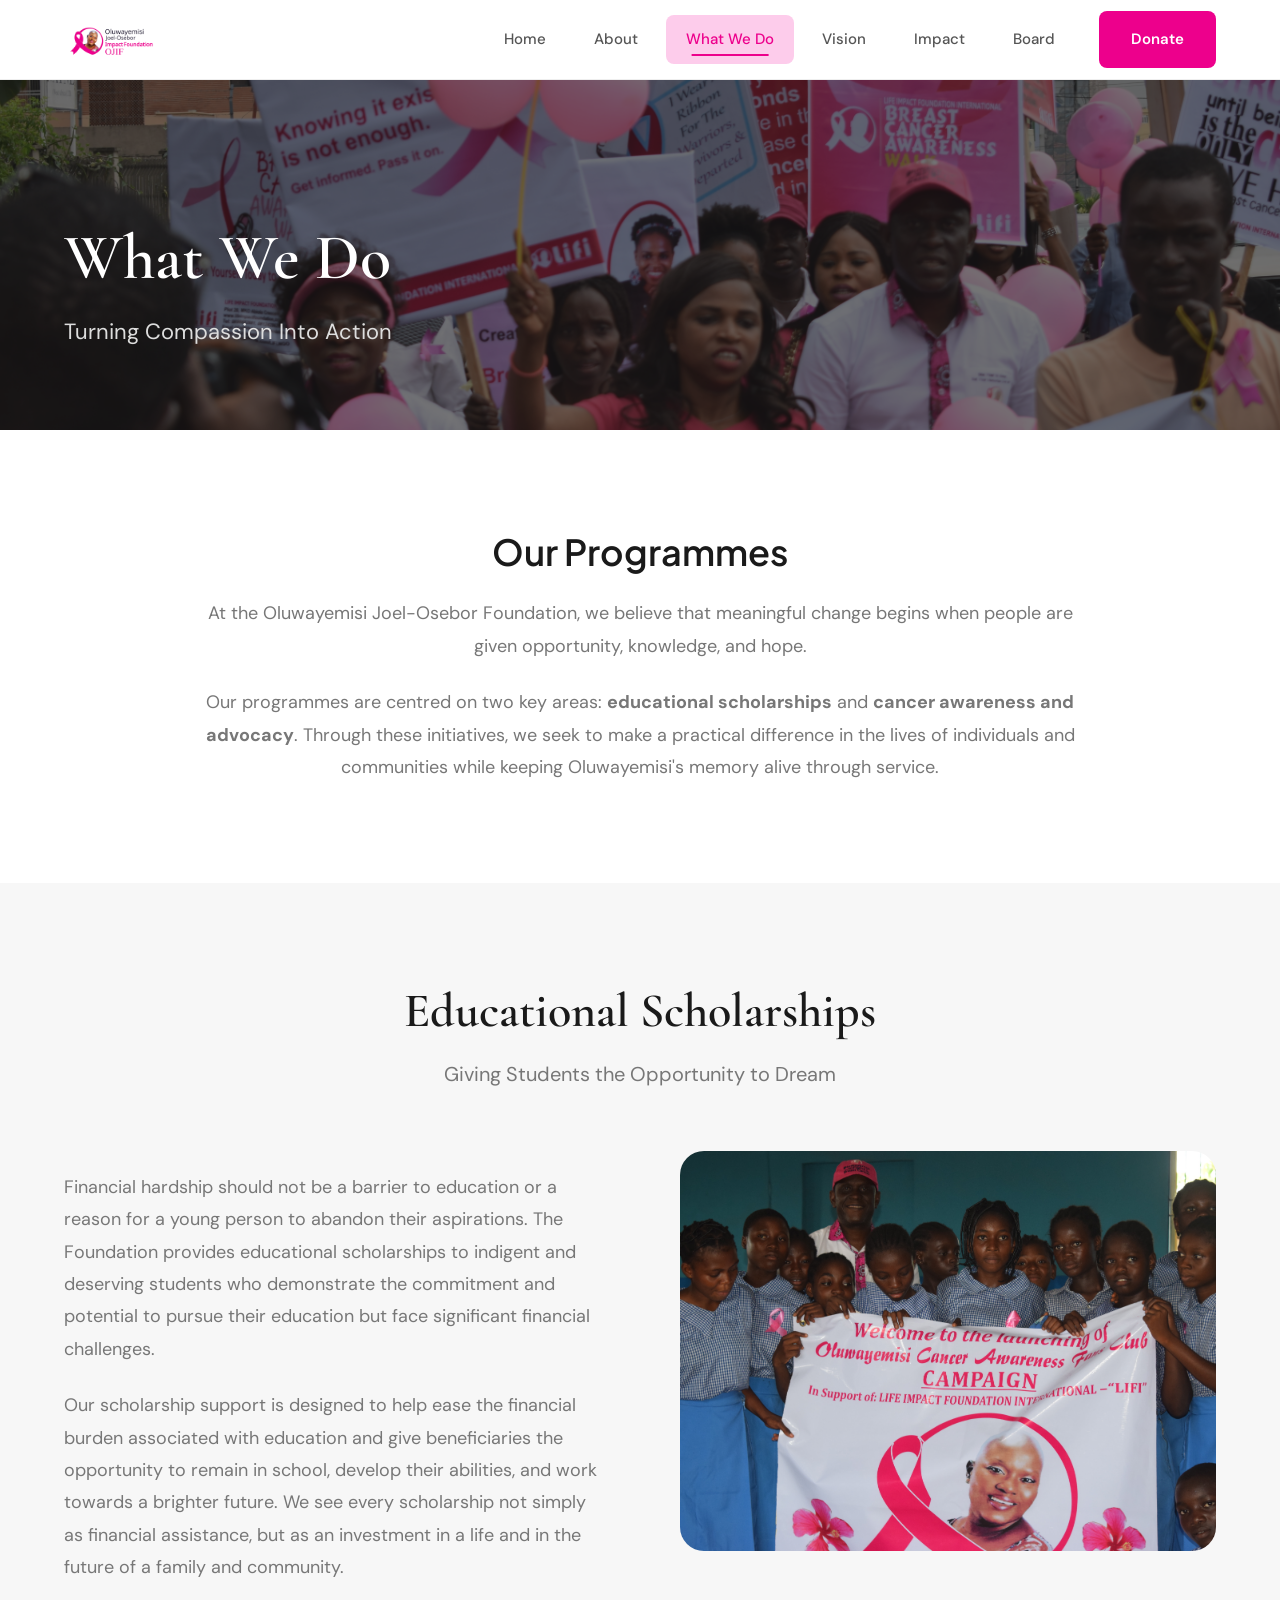
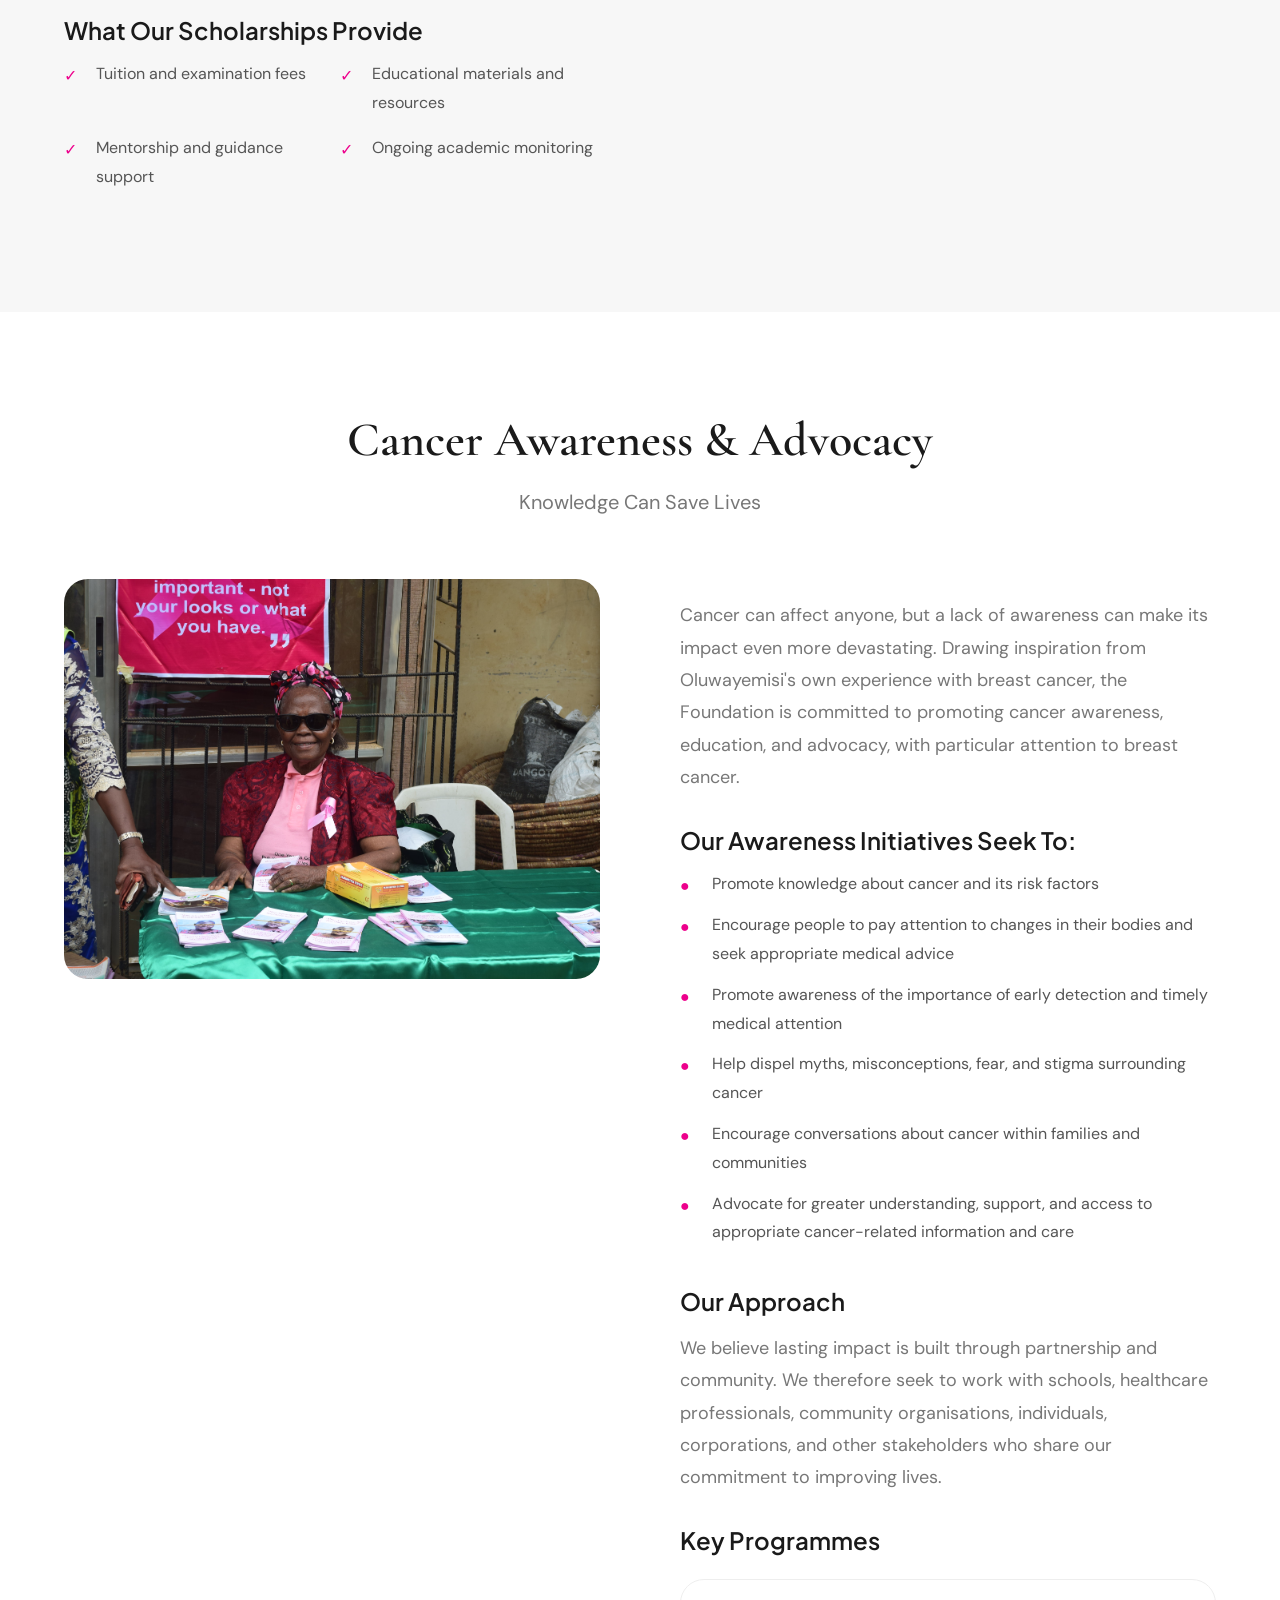
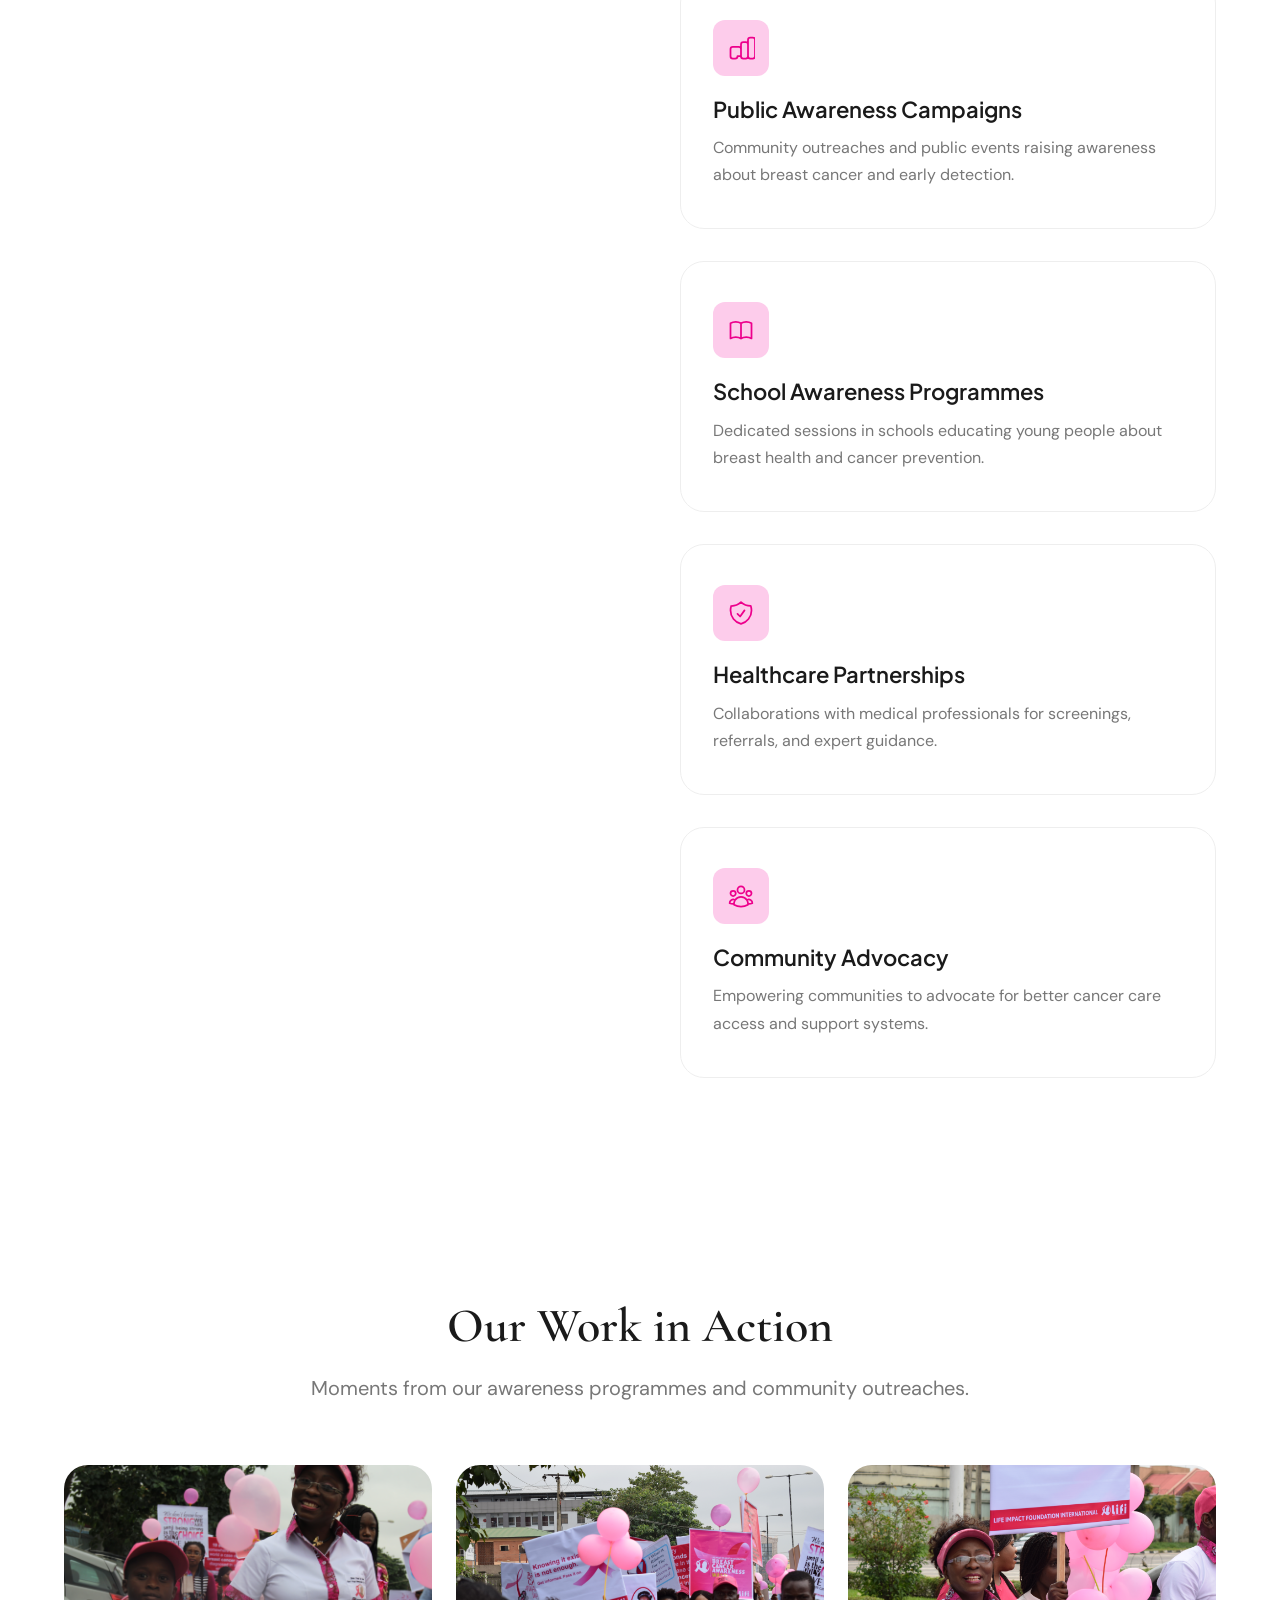
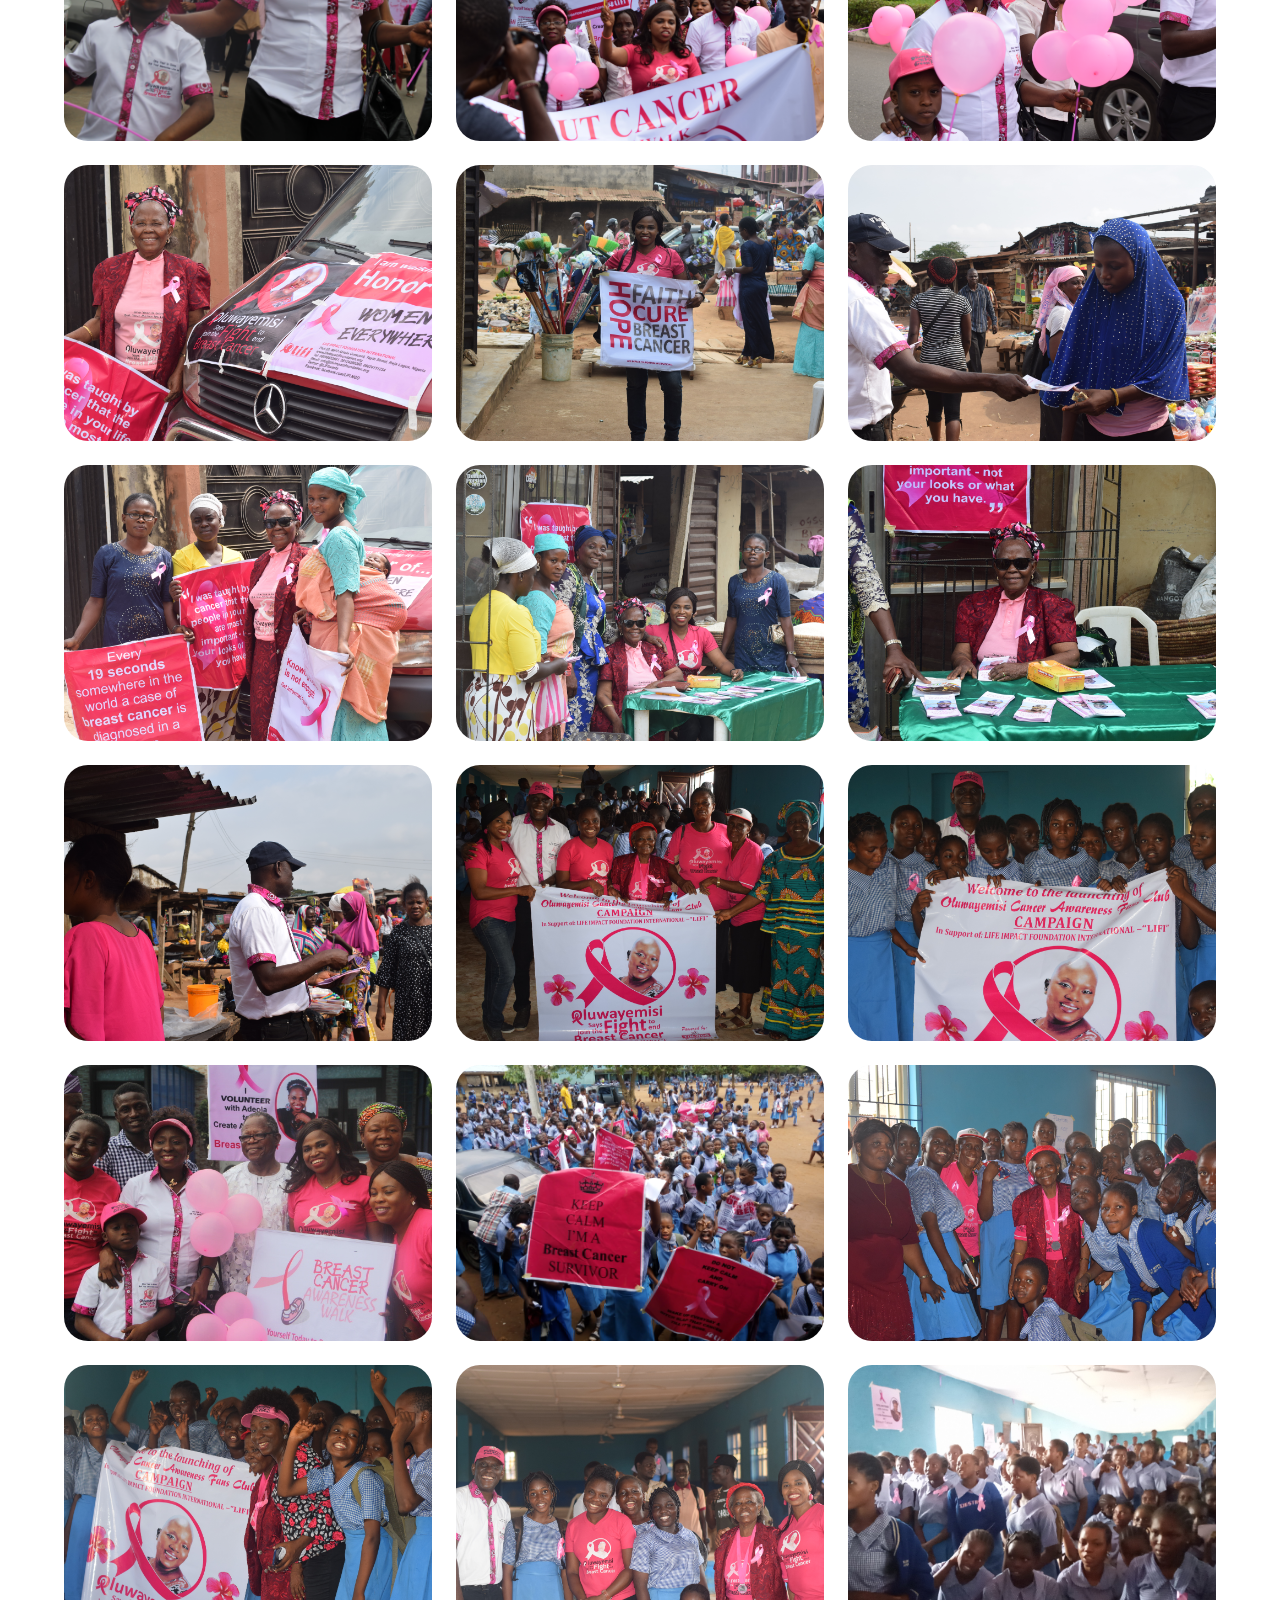
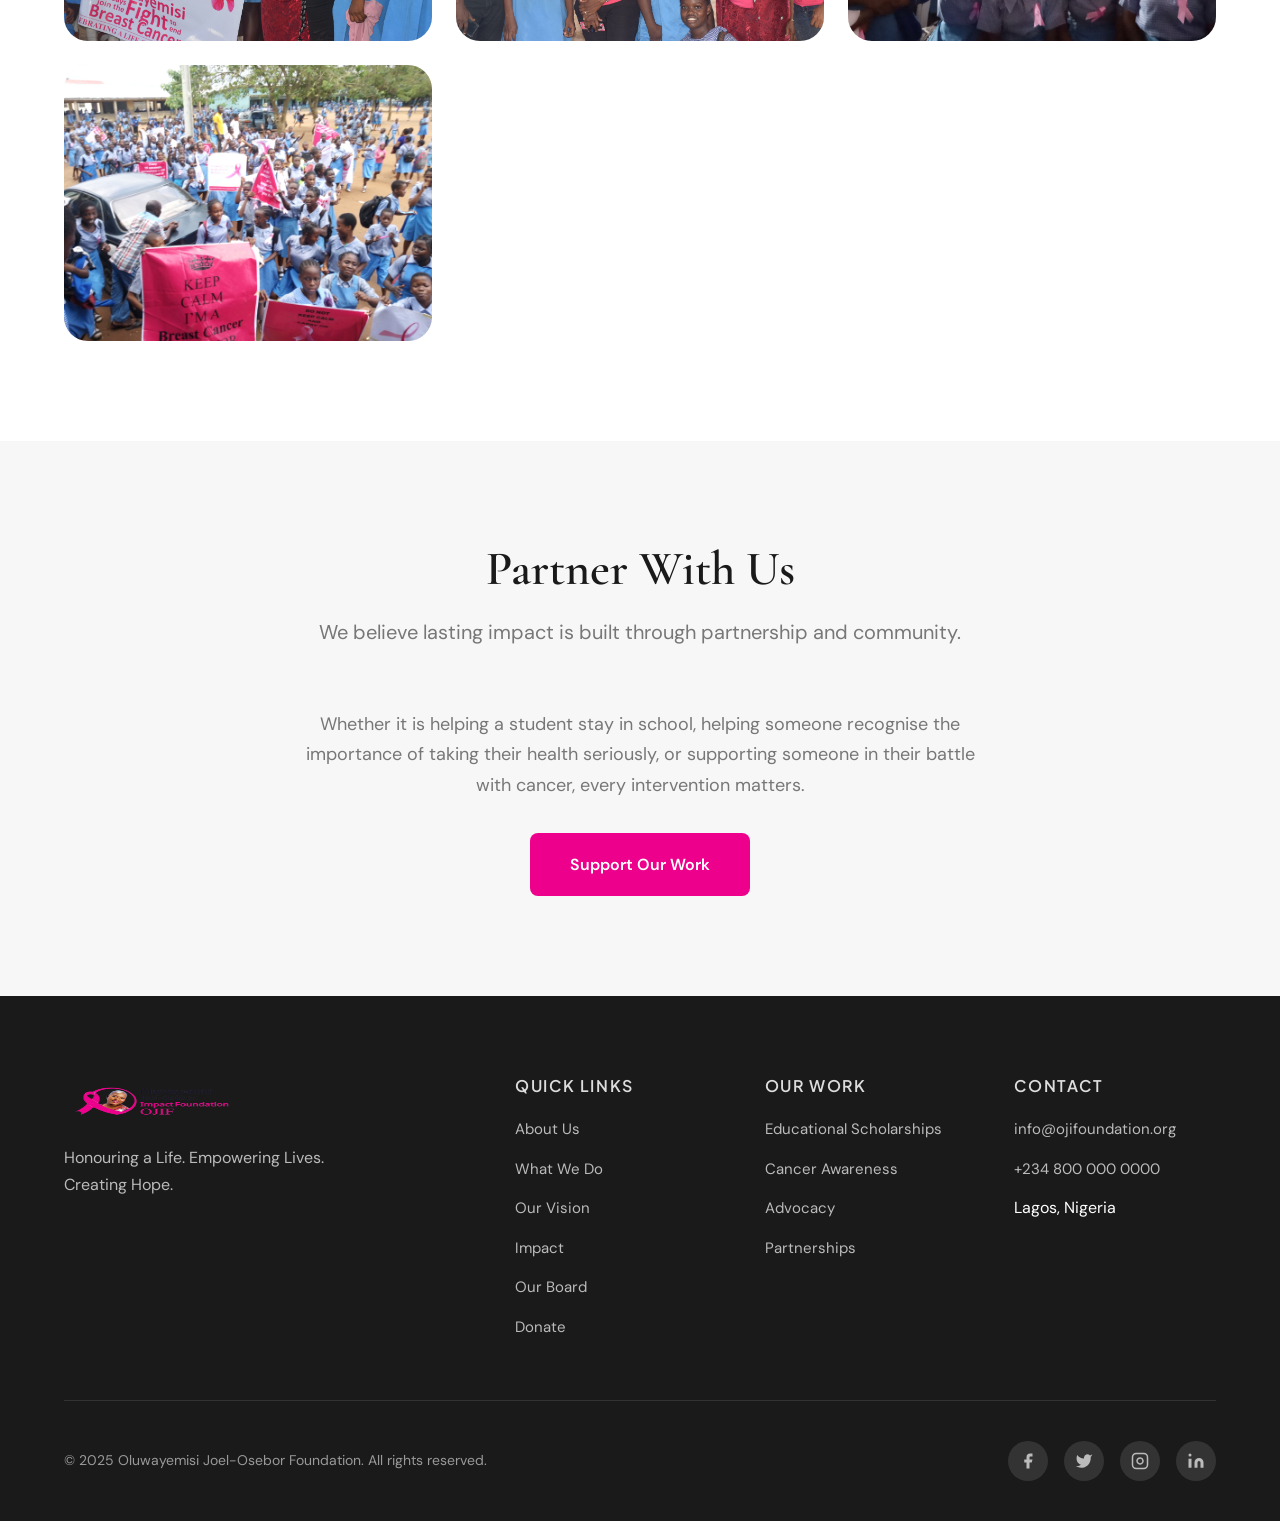
<file: what-we-do.html>
<!DOCTYPE html>
<html lang="en">
<head>
  <meta charset="UTF-8">
  <meta name="viewport" content="width=device-width, initial-scale=1.0">
  <meta name="description" content="What We Do - Oluwayemisi Joel-Osebor Foundation: Educational Scholarships and Cancer Awareness & Advocacy">
  <title>What We Do | Oluwayemisi Joel-Osebor Foundation</title>
  <link rel="preconnect" href="https://fonts.googleapis.com">
  <link rel="preconnect" href="https://fonts.gstatic.com" crossorigin>
  <link href="https://fonts.googleapis.com/css2?family=DM+Sans:wght@400;500;600;700&family=Plus+Jakarta+Sans:wght@400;500;600;700&family=Fraunces:opsz,wght@9..144,400;9..144,500;9..144,600;9..144,700&family=Cormorant+Garamond:wght@400;500;600;700&display=swap" rel="stylesheet">
  <link rel="stylesheet" href="styles.css">
</head>
<body>
  <a href="#main-content" class="skip-link">Skip to main content</a>

  <nav class="navbar" role="navigation" aria-label="Main navigation">
    <div class="navbar-inner">
      <a href="index.html" class="navbar-brand" aria-label="Oluwayemisi Joel-Osebor Foundation Home">
        <img src="images/logo.png" alt="" class="navbar-logo" width="160" height="48">
      </a>

      <ul class="navbar-menu" role="menubar">
        <li role="none"><a href="index.html" class="navbar-link" role="menuitem">Home</a></li>
        <li role="none"><a href="about.html" class="navbar-link" role="menuitem">About</a></li>
        <li role="none"><a href="what-we-do.html" class="navbar-link" role="menuitem">What We Do</a></li>
        <li role="none"><a href="vision.html" class="navbar-link" role="menuitem">Vision</a></li>
        <li role="none"><a href="impact.html" class="navbar-link" role="menuitem">Impact</a></li>
        <li role="none"><a href="board.html" class="navbar-link" role="menuitem">Board</a></li>
        <li role="none" class="navbar-donate"><a href="donate.html" class="btn btn-primary" role="menuitem">Donate</a></li>
      </ul>

      <button class="navbar-toggle" aria-label="Toggle navigation menu" aria-expanded="false" aria-controls="navbar-menu">
        <span></span>
        <span></span>
        <span></span>
      </button>
    </div>
  </nav>

  <main id="main-content">
    <header class="page-header" style="--bg-image: url('images/awareness/awareness (2).JPG');">
      <div class="container">
        <h1 class="animate-fade-up">What We Do</h1>
        <p class="animate-fade-up animate-delay-1">Turning Compassion Into Action</p>
      </div>
    </header>

    <section class="section" aria-labelledby="overview">
      <div class="container">
        <div style="max-width: 900px; margin: 0 auto; text-align: center;" class="animate-fade-up">
          <h2 id="overview" style="font-size: clamp(28px, 4vw, 36px); margin-bottom: 24px;">Our Programmes</h2>
          <p style="font-size: 18px; color: var(--gray-600); line-height: 1.8; margin-bottom: 24px;">
            At the Oluwayemisi Joel-Osebor Foundation, we believe that meaningful change begins when people are given opportunity, knowledge, and hope.
          </p>
          <p style="font-size: 18px; color: var(--gray-600); line-height: 1.8;">
            Our programmes are centred on two key areas: <strong>educational scholarships</strong> and <strong>cancer awareness and advocacy</strong>. Through these initiatives, we seek to make a practical difference in the lives of individuals and communities while keeping Oluwayemisi's memory alive through service.
          </p>
        </div>
      </div>
    </section>

    <section class="section" style="background: var(--gray-100);" aria-labelledby="scholarships">
      <div class="container">
        <header class="animate-fade-up">
          <h2 id="scholarships" class="section-title">Educational Scholarships</h2>
          <p class="section-subtitle">Giving Students the Opportunity to Dream</p>
        </header>

        <div class="split-section animate-fade-up">
          <div class="split-content">
            <article style="line-height: 1.8;">
              <p style="font-size: 18px; color: var(--gray-600); margin-bottom: 24px;">
                Financial hardship should not be a barrier to education or a reason for a young person to abandon their aspirations. The Foundation provides educational scholarships to indigent and deserving students who demonstrate the commitment and potential to pursue their education but face significant financial challenges.
              </p>

              <p style="font-size: 18px; color: var(--gray-600); margin-bottom: 24px;">
                Our scholarship support is designed to help ease the financial burden associated with education and give beneficiaries the opportunity to remain in school, develop their abilities, and work towards a brighter future. We see every scholarship not simply as financial assistance, but as an investment in a life and in the future of a family and community.
              </p>

              <h3 style="font-size: 24px; margin: 32px 0 16px;">What Our Scholarships Provide</h3>
              <ul style="list-style: none; display: grid; grid-template-columns: repeat(auto-fit, minmax(250px, 1fr)); gap: 16px;">
                <li style="padding-left: 32px; position: relative; font-size: 16px; color: var(--gray-700);">
                  <span style="position: absolute; left: 0; top: 2px; color: var(--primary);">✓</span>
                  Tuition and examination fees
                </li>
                <li style="padding-left: 32px; position: relative; font-size: 16px; color: var(--gray-700);">
                  <span style="position: absolute; left: 0; top: 2px; color: var(--primary);">✓</span>
                  Educational materials and resources
                </li>
                <li style="padding-left: 32px; position: relative; font-size: 16px; color: var(--gray-700);">
                  <span style="position: absolute; left: 0; top: 2px; color: var(--primary);">✓</span>
                  Mentorship and guidance support
                </li>
                <li style="padding-left: 32px; position: relative; font-size: 16px; color: var(--gray-700);">
                  <span style="position: absolute; left: 0; top: 2px; color: var(--primary);">✓</span>
                  Ongoing academic monitoring
                </li>
              </ul>
            </article>
          </div>
          <div class="split-image animate-fade-up animate-delay-1">
            <img src="images/awareness/awareness school 2.JPG" alt="Scholarship student in classroom" loading="lazy">
          </div>
        </div>
      </div>
    </section>

    <section class="section" aria-labelledby="cancer">
      <div class="container">
        <header class="animate-fade-up">
          <h2 id="cancer" class="section-title">Cancer Awareness & Advocacy</h2>
          <p class="section-subtitle">Knowledge Can Save Lives</p>
        </header>

        <div class="split-section reverse animate-fade-up">
          <div class="split-content">
            <article style="line-height: 1.8;">
              <p style="font-size: 18px; color: var(--gray-600); margin-bottom: 24px;">
                Cancer can affect anyone, but a lack of awareness can make its impact even more devastating. Drawing inspiration from Oluwayemisi's own experience with breast cancer, the Foundation is committed to promoting cancer awareness, education, and advocacy, with particular attention to breast cancer.
              </p>

              <h3 style="font-size: 24px; margin: 32px 0 16px;">Our Awareness Initiatives Seek To:</h3>
              <ul style="list-style: none;">
                <li style="padding-left: 32px; position: relative; margin-bottom: 12px; font-size: 16px; color: var(--gray-700);">
                  <span style="position: absolute; left: 0; top: 2px; color: var(--primary);">●</span>
                  Promote knowledge about cancer and its risk factors
                </li>
                <li style="padding-left: 32px; position: relative; margin-bottom: 12px; font-size: 16px; color: var(--gray-700);">
                  <span style="position: absolute; left: 0; top: 2px; color: var(--primary);">●</span>
                  Encourage people to pay attention to changes in their bodies and seek appropriate medical advice
                </li>
                <li style="padding-left: 32px; position: relative; margin-bottom: 12px; font-size: 16px; color: var(--gray-700);">
                  <span style="position: absolute; left: 0; top: 2px; color: var(--primary);">●</span>
                  Promote awareness of the importance of early detection and timely medical attention
                </li>
                <li style="padding-left: 32px; position: relative; margin-bottom: 12px; font-size: 16px; color: var(--gray-700);">
                  <span style="position: absolute; left: 0; top: 2px; color: var(--primary);">●</span>
                  Help dispel myths, misconceptions, fear, and stigma surrounding cancer
                </li>
                <li style="padding-left: 32px; position: relative; margin-bottom: 12px; font-size: 16px; color: var(--gray-700);">
                  <span style="position: absolute; left: 0; top: 2px; color: var(--primary);">●</span>
                  Encourage conversations about cancer within families and communities
                </li>
                <li style="padding-left: 32px; position: relative; margin-bottom: 12px; font-size: 16px; color: var(--gray-700);">
                  <span style="position: absolute; left: 0; top: 2px; color: var(--primary);">●</span>
                  Advocate for greater understanding, support, and access to appropriate cancer-related information and care
                </li>
              </ul>

              <h3 style="font-size: 24px; margin: 40px 0 16px;" id="advocacy">Our Approach</h3>
              <p style="font-size: 18px; color: var(--gray-600); margin-bottom: 24px;">
                We believe lasting impact is built through partnership and community. We therefore seek to work with schools, healthcare professionals, community organisations, individuals, corporations, and other stakeholders who share our commitment to improving lives.
              </p>

              <h3 style="font-size: 24px; margin: 32px 0 16px;" id="programmes">Key Programmes</h3>
              <div class="card-grid" style="margin-top: 24px;">
                <article class="card animate-fade-up animate-delay-1">
                  <div class="card-icon" aria-hidden="true">
                    <svg xmlns="http://www.w3.org/2000/svg" fill="none" viewBox="0 0 24 24" stroke="currentColor" stroke-width="1.5">
                      <path stroke-linecap="round" stroke-linejoin="round" d="M12 19v-6a2 2 0 00-2-2H5a2 2 0 00-2 2v6a2 2 0 002 2h2a2 2 0 002-2zm0 0V9a2 2 0 012-2h2a2 2 0 012 2v10m-6 0a2 2 0 002 2h2a2 2 0 002-2m0 0V5a2 2 0 012-2h2a2 2 0 012 2v14a2 2 0 01-2 2h-2a2 2 0 01-2-2z" />
                    </svg>
                  </div>
                  <h3>Public Awareness Campaigns</h3>
                  <p style="color: var(--gray-600);">Community outreaches and public events raising awareness about breast cancer and early detection.</p>
                </article>
                <article class="card animate-fade-up animate-delay-2">
                  <div class="card-icon" aria-hidden="true">
                    <svg xmlns="http://www.w3.org/2000/svg" fill="none" viewBox="0 0 24 24" stroke="currentColor" stroke-width="1.5">
                      <path stroke-linecap="round" stroke-linejoin="round" d="M12 6.253v13m0-13C10.832 5.477 9.246 5 7.5 5S4.168 5.477 3 6.253v13C4.168 18.477 5.754 18 7.5 18s3.332.477 4.5 1.253m0-13C13.168 5.477 14.754 5 16.5 5c1.747 0 3.332.477 4.5 1.253v13C19.832 18.477 18.247 18 16.5 18c-1.746 0-3.332.477-4.5 1.253" />
                    </svg>
                  </div>
                  <h3>School Awareness Programmes</h3>
                  <p style="color: var(--gray-600);">Dedicated sessions in schools educating young people about breast health and cancer prevention.</p>
                </article>
                <article class="card animate-fade-up animate-delay-3">
                  <div class="card-icon" aria-hidden="true">
                    <svg xmlns="http://www.w3.org/2000/svg" fill="none" viewBox="0 0 24 24" stroke="currentColor" stroke-width="1.5">
                      <path stroke-linecap="round" stroke-linejoin="round" d="M9 12.75L11.25 15 15 9.75m-3-7.036A11.959 11.959 0 013.598 6 11.99 11.99 0 003 9.749c0 5.592 3.824 10.29 9 11.623 5.176-1.332 9-6.03 9-11.622 0-1.31-.21-2.571-.598-3.751h-.152c-3.196 0-6.1-1.248-8.25-3.285Z" />
                    </svg>
                  </div>
                  <h3>Healthcare Partnerships</h3>
                  <p style="color: var(--gray-600);">Collaborations with medical professionals for screenings, referrals, and expert guidance.</p>
                </article>
                <article class="card animate-fade-up animate-delay-4">
                  <div class="card-icon" aria-hidden="true">
                    <svg xmlns="http://www.w3.org/2000/svg" fill="none" viewBox="0 0 24 24" stroke="currentColor" stroke-width="1.5">
                      <path stroke-linecap="round" stroke-linejoin="round" d="M18 18.72a9.094 9.094 0 003.741-.479 3 3 0 00-4.682-2.72m.94 3.198l.001.031c0 .225-.012.447-.037.666A11.944 11.944 0 0112 21c-2.17 0-4.207-.576-5.963-1.584A6.062 6.062 0 016 18.719m12 0a5.971 5.971 0 00-.941-3.197m0 0A5.995 5.995 0 0012 12.75a5.995 5.995 0 00-5.058 2.772m0 0a3 3 0 00-4.681 2.72 8.986 8.986 0 003.74.477m.94-3.197a5.971 5.971 0 00-.94 3.197M15 6.75a3 3 0 11-6 0 3 3 0 016 0zm6 3a2.25 2.25 0 11-4.5 0 2.25 2.25 0 014.5 0zm-13.5 0a2.25 2.25 0 11-4.5 0 2.25 2.25 0 014.5 0z" />
                    </svg>
                  </div>
                  <h3>Community Advocacy</h3>
                  <p style="color: var(--gray-600);">Empowering communities to advocate for better cancer care access and support systems.</p>
                </article>
              </div>
            </article>
          </div>
          <div class="split-image animate-fade-up animate-delay-1">
            <img src="images/awareness/awareness  10 (3).JPG" alt="Community cancer awareness campaign" loading="lazy">
          </div>
        </div>
      </div>
    </section>

    <section class="section" aria-labelledby="gallery-title">
      <div class="container">
        <header class="animate-fade-up">
          <h2 id="gallery-title" class="section-title">Our Work in Action</h2>
          <p class="section-subtitle">Moments from our awareness programmes and community outreaches.</p>
        </header>

        <div class="gallery-grid" role="list">
          <figure class="gallery-item animate-fade-up animate-delay-1" role="listitem">
            <img src="images/awareness/awareness (1).JPG" alt="Community breast cancer awareness outreach" loading="lazy">
          </figure>
          <figure class="gallery-item animate-fade-up animate-delay-2" role="listitem">
            <img src="images/awareness/awareness (2).JPG" alt="Public awareness event" loading="lazy">
          </figure>
          <figure class="gallery-item animate-fade-up animate-delay-3" role="listitem">
            <img src="images/awareness/awareness (3).JPG" alt="Health education session" loading="lazy">
          </figure>
          <figure class="gallery-item animate-fade-up animate-delay-4" role="listitem">
            <img src="images/awareness/awareness (4).JPG" alt="Community health outreach" loading="lazy">
          </figure>
          <figure class="gallery-item animate-fade-up animate-delay-5" role="listitem">
            <img src="images/awareness/awareness (5).JPG" alt="Awareness campaign" loading="lazy">
          </figure>
          <figure class="gallery-item animate-fade-up animate-delay-6" role="listitem">
            <img src="images/awareness/awareness (6).JPG" alt="Community engagement" loading="lazy">
          </figure>
          <figure class="gallery-item animate-fade-up animate-delay-1" role="listitem">
            <img src="images/awareness/awareness  10 (1).JPG" alt="Public awareness campaign event" loading="lazy">
          </figure>
          <figure class="gallery-item animate-fade-up animate-delay-2" role="listitem">
            <img src="images/awareness/awareness  10 (2).JPG" alt="Community outreach programme" loading="lazy">
          </figure>
          <figure class="gallery-item animate-fade-up animate-delay-3" role="listitem">
            <img src="images/awareness/awareness  10 (3).JPG" alt="Public health awareness event" loading="lazy">
          </figure>
          <figure class="gallery-item animate-fade-up animate-delay-4" role="listitem">
            <img src="images/awareness/awareness  10 (4).JPG" alt="Community cancer awareness outreach" loading="lazy">
          </figure>
          <figure class="gallery-item animate-fade-up animate-delay-5" role="listitem">
            <img src="images/awareness/awareness school.JPG" alt="School breast cancer awareness programme" loading="lazy">
          </figure>
          <figure class="gallery-item animate-fade-up animate-delay-6" role="listitem">
            <img src="images/awareness/awareness school 2.JPG" alt="Students learning about breast cancer awareness" loading="lazy">
          </figure>
          <figure class="gallery-item animate-fade-up animate-delay-1" role="listitem">
            <img src="images/awareness/awareness (9).JPG" alt="Awareness activity" loading="lazy">
          </figure>
          <figure class="gallery-item animate-fade-up animate-delay-2" role="listitem">
            <img src="images/awareness/awareness school 3.jpg" alt="School breast cancer awareness session" loading="lazy">
          </figure>
          <figure class="gallery-item animate-fade-up animate-delay-3" role="listitem">
            <img src="images/awareness/awareness school 4.JPG" alt="Students engaged in awareness programme" loading="lazy">
          </figure>
          <figure class="gallery-item animate-fade-up animate-delay-4" role="listitem">
            <img src="images/awareness/awareness school 5.JPG" alt="School awareness programme in action" loading="lazy">
          </figure>
          <figure class="gallery-item animate-fade-up animate-delay-5" role="listitem">
            <img src="images/awareness/awareness school 6.JPG" alt="Educating young people on breast health" loading="lazy">
          </figure>
          <figure class="gallery-item animate-fade-up animate-delay-6" role="listitem">
            <img src="images/awareness/awareness school 7.jpg" alt="Interactive school awareness session" loading="lazy">
          </figure>
          <figure class="gallery-item animate-fade-up animate-delay-1" role="listitem">
            <img src="images/awareness/awareness school 8.jpg" alt="Students participating in awareness activity" loading="lazy">
          </figure>
        </div>
      </div>
    </section>

    <section class="section" style="background: var(--gray-100);" aria-labelledby="partnerships">
      <div class="container">
        <header class="animate-fade-up">
          <h2 id="partnerships" class="section-title">Partner With Us</h2>
          <p class="section-subtitle">We believe lasting impact is built through partnership and community.</p>
        </header>

        <div style="max-width: 700px; margin: 0 auto; text-align: center;" class="animate-fade-up animate-delay-1">
          <p style="font-size: 18px; color: var(--gray-600); margin-bottom: 32px;">
            Whether it is helping a student stay in school, helping someone recognise the importance of taking their health seriously, or supporting someone in their battle with cancer, every intervention matters.
          </p>
          <a href="donate.html" class="btn btn-primary" style="padding: 18px 40px; font-size: 16px;">Support Our Work</a>
        </div>
      </div>
    </section>
  </main>

  <footer class="footer" role="contentinfo">
    <div class="container">
      <div class="footer-grid">
        <div class="footer-brand">
          <img src="images/logo.png" alt="" class="logo" width="180" height="54">
          <p>Honouring a Life. Empowering Lives. Creating Hope.</p>
        </div>

        <nav class="footer-column" aria-label="Quick links">
          <h4>Quick Links</h4>
          <ul class="footer-links">
            <li><a href="about.html">About Us</a></li>
            <li><a href="what-we-do.html">What We Do</a></li>
            <li><a href="vision.html">Our Vision</a></li>
            <li><a href="impact.html">Impact</a></li>
            <li><a href="board.html">Our Board</a></li>
            <li><a href="donate.html">Donate</a></li>
          </ul>
        </nav>

        <nav class="footer-column" aria-label="Programmes">
          <h4>Our Work</h4>
          <ul class="footer-links">
            <li><a href="#scholarships">Educational Scholarships</a></li>
            <li><a href="#cancer">Cancer Awareness</a></li>
            <li><a href="#advocacy">Advocacy</a></li>
            <li><a href="#partnerships">Partnerships</a></li>
          </ul>
        </nav>

        <div class="footer-column">
          <h4>Contact</h4>
          <ul class="footer-links">
            <li><a href="mailto:info@ojifoundation.org">info@ojifoundation.org</a></li>
            <li><a href="tel:+2348000000000">+234 800 000 0000</a></li>
            <li>Lagos, Nigeria</li>
          </ul>
        </div>
      </div>

      <div class="footer-bottom">
        <p>&copy; 2025 Oluwayemisi Joel-Osebor Foundation. All rights reserved.</p>
        <div class="footer-social">
          <a href="#" aria-label="Facebook" role="button"><svg width="18" height="18" viewBox="0 0 24 24" fill="currentColor"><path d="M18 2h-3a5 5 0 00-5 5v3H7v4h3v8h4v-8h3l1-4h-4V7a1 1 0 011-1h3z"/></svg></a>
          <a href="#" aria-label="Twitter" role="button"><svg width="18" height="18" viewBox="0 0 24 24" fill="currentColor"><path d="M23 3a10.9 10.9 0 01-3.14 1.53 4.48 4.48 0 00-7.86 3v1A10.66 10.66 0 013 4s-4 9 5 13a11.64 11.64 0 01-7 2c9 5 20 0 20-11.5a4.5 4.5 0 00-.08-.83A7.72 7.72 0 0023 3z"/></svg></a>
          <a href="#" aria-label="Instagram" role="button"><svg width="18" height="18" viewBox="0 0 24 24" fill="none" stroke="currentColor" stroke-width="2"><rect x="2" y="2" width="20" height="20" rx="5" ry="5"/><path d="M16 11.37A4 4 0 1112.63 8 4 4 0 0116 11.37z"/><line x1="17.5" y1="6.5" x2="17.51" y2="6.5"/></svg></a>
          <a href="#" aria-label="LinkedIn" role="button"><svg width="18" height="18" viewBox="0 0 24 24" fill="currentColor"><path d="M16 8a6 6 0 016 6v7h-4v-7a2 2 0 00-2-2 2 2 0 00-2 2v7h-4v-7a6 6 0 016-6zM2 9h4v12H2zM4 6a2 2 0 100-4 2 2 0 000 4z"/></svg></a>
        </div>
      </div>
    </div>
  </footer>

  <script src="script.js"></script>
</body>
</html>
</file>
<file: styles.css>
:root {
  --primary: #ED008C;
  --primary-dark: #C40074;
  --primary-light: #F53AA6;
  --primary-lighter: #FDCCEB;
  --white: #FFFFFF;
  --black: #1A1A1A;
  --gray-100: #F7F7F7;
  --gray-200: #EEEEEE;
  --gray-300: #DDDDDD;
  --gray-400: #BBBBBB;
  --gray-500: #999999;
  --gray-600: #777777;
  --gray-700: #555555;
  --gray-800: #333333;
  --gray-900: #1A1A1A;
  --font-sans: 'DM Sans', -apple-system, BlinkMacSystemFont, 'Segoe UI', Roboto, sans-serif;
  --font-serif: 'Cormorant Garamond', Georgia, serif;
  --font-display: 'Plus Jakarta Sans', 'DM Sans', -apple-system, BlinkMacSystemFont, 'Segoe UI', Roboto, sans-serif;
  --font-accent: 'Fraunces', 'Cormorant Garamond', Georgia, serif;
  --container-max: 1200px;
  --nav-height: 80px;
  --transition: 0.3s ease;
  --section-gap: 80px;
  --border-radius-sm: 8px;
  --border-radius-md: 16px;
  --border-radius-lg: 24px;
  --shadow-sm: 0 2px 8px rgba(0,0,0,0.04);
  --shadow-md: 0 8px 24px rgba(0,0,0,0.08);
  --shadow-lg: 0 16px 48px rgba(0,0,0,0.12);
}

* {
  margin: 0;
  padding: 0;
  box-sizing: border-box;
}

html {
  scroll-behavior: smooth;
}

body {
  font-family: var(--font-sans);
  color: var(--black);
  background: var(--white);
  line-height: 1.7;
  -webkit-font-smoothing: antialiased;
  -moz-osx-font-smoothing: grayscale;
}

h1, h2, h3, h4, h5, h6 {
  font-family: var(--font-display);
  font-weight: 600;
  line-height: 1.2;
  color: var(--black);
}

.section-title, .hero-text h1, .page-header h1 {
  font-family: var(--font-serif);
}

a {
  color: inherit;
  text-decoration: none;
}

img {
  max-width: 100%;
  height: auto;
  display: block;
}

.container {
  max-width: var(--container-max);
  margin: 0 auto;
  padding: 0 24px;
}

.btn {
  display: inline-flex;
  align-items: center;
  justify-content: center;
  gap: 10px;
  padding: 16px 32px;
  font-size: 15px;
  font-weight: 600;
  border-radius: 8px;
  border: none;
  cursor: pointer;
  transition: all var(--transition);
  white-space: nowrap;
}

.btn-primary {
  background: var(--primary);
  color: var(--white);
}

.btn-primary:hover {
  background: var(--primary-dark);
  transform: translateY(-2px);
  box-shadow: 0 8px 24px rgba(237, 0, 140, 0.3);
}

.btn-secondary {
  background: transparent;
  color: var(--primary);
  border: 2px solid var(--primary);
}

.btn-secondary:hover {
  background: var(--primary);
  color: var(--white);
}

.btn-white {
  background: var(--white);
  color: var(--primary);
}

.btn-white:hover {
  background: var(--gray-100);
}

.btn-outline-white {
  background: transparent;
  color: var(--white);
  border: 2px solid var(--white);
}

.btn-outline-white:hover {
  background: var(--white);
  color: var(--primary);
  transform: translateY(-2px);
  box-shadow: 0 8px 24px rgba(255, 255, 255, 0.2);
}

.section {
  padding: 100px 0;
}

.section + .section {
  margin-top: 0;
}

.section-sm {
  padding: 60px 0;
}

.section-lg {
  padding: 140px 0;
}

.section-title {
  font-size: clamp(32px, 5vw, 48px);
  text-align: center;
  margin-bottom: 16px;
}

.section-subtitle {
  font-size: clamp(16px, 2.5vw, 20px);
  color: var(--gray-600);
  text-align: center;
  max-width: 700px;
  margin: 0 auto 60px;
}

.text-primary {
  color: var(--primary);
}

/* Navbar */
.navbar {
  position: fixed;
  top: 0;
  left: 0;
  right: 0;
  height: var(--nav-height);
  background: var(--white);
  border-bottom: 1px solid var(--gray-200);
  z-index: 1000;
  transition: box-shadow var(--transition);
}

.navbar.scrolled {
  box-shadow: 0 4px 24px rgba(0, 0, 0, 0.06);
}

.navbar-inner {
  display: flex;
  align-items: center;
  justify-content: space-between;
  height: 100%;
  max-width: var(--container-max);
  margin: 0 auto;
  padding: 0 24px;
}

.navbar-logo {
  height: 48px;
  width: auto;
}

.navbar-menu {
  display: flex;
  align-items: center;
  gap: 8px;
  list-style: none;
}

.navbar-link {
  display: block;
  padding: 12px 20px;
  font-size: 15px;
  font-weight: 500;
  color: var(--gray-700);
  border-radius: 8px;
  transition: all var(--transition);
  position: relative;
}

.navbar-link:hover,
.navbar-link.active {
  color: var(--primary);
  background: var(--primary-lighter);
}

.navbar-link::after {
  content: '';
  position: absolute;
  bottom: 8px;
  left: 50%;
  width: 0;
  height: 2px;
  background: var(--primary);
  transition: all var(--transition);
  transform: translateX(-50%);
}

.navbar-link:hover::after,
.navbar-link.active::after {
  width: 60%;
}

.navbar-donate {
  margin-left: 16px;
}

.navbar-toggle {
  display: none;
  flex-direction: column;
  gap: 5px;
  padding: 8px;
  background: none;
  border: none;
  cursor: pointer;
}

.navbar-toggle span {
  width: 24px;
  height: 2px;
  background: var(--black);
  border-radius: 2px;
  transition: var(--transition);
}

/* Hero Section */
.hero {
  min-height: 100vh;
  display: flex;
  align-items: center;
  padding-top: var(--nav-height);
  background: linear-gradient(180deg, var(--white) 0%, var(--gray-100) 100%);
  position: relative;
  overflow: visible;
}

.hero-content {
  display: grid;
  grid-template-columns: 1fr 1fr;
  gap: 60px;
  align-items: center;
  max-width: var(--container-max);
  margin: 0 auto;
  padding: 0 24px;
  position: relative;
  z-index: 2;
}

.hero-text h1 {
  font-size: clamp(40px, 6vw, 64px);
  line-height: 1.1;
  margin-bottom: 24px;
  letter-spacing: -0.02em;
}

.hero-text p {
  font-size: clamp(18px, 2.5vw, 22px);
  color: var(--gray-600);
  margin-bottom: 32px;
  max-width: 500px;
}

.hero-image {
  position: relative;
}

.hero-image img {
  border-radius: 24px;
  box-shadow: 0 24px 48px rgba(0, 0, 0, 0.12);
}

.hero-image::before {
  content: '';
  position: absolute;
  top: -20px;
  right: -20px;
  bottom: -20px;
  left: -20px;
  border: 2px solid var(--primary);
  border-radius: 40px;
  opacity: 0.15;
  pointer-events: none;
}

/* Cards */
.card-grid {
  display: grid;
  grid-template-columns: repeat(auto-fit, minmax(280px, 1fr));
  gap: 32px;
  margin-top: 48px;
}

.card {
  background: var(--white);
  border-radius: var(--border-radius-lg);
  padding: 40px 32px;
  border: 1px solid var(--gray-200);
  transition: all var(--transition);
  height: 100%;
  display: flex;
  flex-direction: column;
}

.card:hover {
  border-color: var(--primary);
  box-shadow: var(--shadow-lg);
  transform: translateY(-6px);
}

.card-icon {
  width: 56px;
  height: 56px;
  background: var(--primary-lighter);
  border-radius: 12px;
  display: flex;
  align-items: center;
  justify-content: center;
  margin-bottom: 20px;
  color: var(--primary);
  flex-shrink: 0;
}

.card-icon svg {
  width: 28px;
  height: 28px;
}

.card h3 {
  font-size: 22px;
  margin-bottom: 12px;
  flex-shrink: 0;
}

.card p {
  color: var(--gray-600);
  font-size: 16px;
  line-height: 1.7;
  flex-grow: 1;
}

/* Stats */
.stats {
  background: var(--black);
  color: var(--white);
}

.stats .section-title {
  color: var(--white);
}

.stats-grid {
  display: grid;
  grid-template-columns: repeat(auto-fit, minmax(200px, 1fr));
  gap: 32px;
  text-align: center;
}

.stat-item .stat-number {
  font-family: var(--font-serif);
  font-size: clamp(40px, 6vw, 64px);
  font-weight: 700;
  color: var(--primary);
  line-height: 1;
  margin-bottom: 8px;
}

.stat-item .stat-label {
  font-size: 16px;
  color: var(--gray-400);
  text-transform: uppercase;
  letter-spacing: 0.1em;
}

/* Board Members */
.board-grid {
  display: grid;
  grid-template-columns: repeat(auto-fit, minmax(280px, 1fr));
  gap: 40px;
}

.board-card {
  text-align: center;
  background: var(--white);
  border-radius: 20px;
  padding: 32px;
  border: 1px solid var(--gray-200);
  transition: all var(--transition);
  box-shadow: 0 4px 16px rgba(0, 0, 0, 0.04);
}

.board-card:hover {
  transform: translateY(-8px);
  box-shadow: 0 20px 40px rgba(0, 0, 0, 0.1);
  border-color: var(--primary);
}

.board-image-wrapper {
  position: relative;
  width: 220px;
  height: 220px;
  margin: 0 auto 24px;
  border-radius: 50%;
  overflow: hidden;
  border: 4px solid var(--white);
  box-shadow: 0 12px 32px rgba(0, 0, 0, 0.12);
  background: var(--gray-100);
}

.board-image-wrapper::before {
  content: '';
  position: absolute;
  inset: -4px;
  border-radius: 50%;
  background: linear-gradient(135deg, var(--primary), var(--primary-light));
  opacity: 0;
  transition: opacity var(--transition);
  z-index: -1;
}

.board-card:hover .board-image-wrapper::before {
  opacity: 1;
}

.board-image {
  width: 100%;
  height: 100%;
  object-fit: cover;
  transition: transform 0.5s ease;
}

.board-card:hover .board-image {
  transform: scale(1.05);
}

.board-card h3 {
  font-size: 22px;
  margin-bottom: 6px;
  font-family: var(--font-serif);
}

.board-card .board-role {
  color: var(--primary);
  font-size: 14px;
  font-weight: 600;
  text-transform: uppercase;
  letter-spacing: 0.08em;
  margin-bottom: 16px;
  display: block;
}

.board-card .board-bio {
  font-size: 15px;
  color: var(--gray-600);
  line-height: 1.7;
}

/* Gallery */
.gallery-grid {
  display: grid;
  grid-template-columns: repeat(auto-fit, minmax(280px, 1fr));
  gap: 24px;
  margin-top: 48px;
}

.gallery-item {
  position: relative;
  border-radius: var(--border-radius-lg);
  overflow: hidden;
  aspect-ratio: 4/3;
  background: var(--gray-100);
}

.gallery-item img {
  width: 100%;
  height: 100%;
  object-fit: cover;
  transition: transform 0.6s ease;
}

.gallery-item:hover img {
  transform: scale(1.05);
}

.gallery-item::after {
  content: '';
  position: absolute;
  inset: 0;
  background: linear-gradient(180deg, transparent 40%, rgba(0,0,0,0.7));
  opacity: 0;
  transition: opacity var(--transition);
}

.gallery-item:hover::after {
  opacity: 1;
}

/* Impact Timeline */
.timeline {
  position: relative;
  max-width: 800px;
  margin: 0 auto;
  padding-left: 32px;
}

.timeline::before {
  content: '';
  position: absolute;
  left: 0;
  top: 0;
  bottom: 0;
  width: 2px;
  background: linear-gradient(180deg, var(--primary), var(--primary-light));
}

.timeline-item {
  position: relative;
  padding-bottom: 60px;
  padding-left: 32px;
}

.timeline-item:last-child {
  padding-bottom: 0;
}

.timeline-dot {
  position: absolute;
  left: -40px;
  top: 4px;
  width: 16px;
  height: 16px;
  background: var(--primary);
  border: 4px solid var(--white);
  border-radius: 50%;
  box-shadow: 0 0 0 2px var(--primary);
  z-index: 1;
}

.timeline-content {
  background: var(--white);
  padding: 24px 32px;
  border-radius: 12px;
  border: 1px solid var(--gray-200);
  box-shadow: var(--shadow-sm);
}

.timeline-content h4 {
  font-size: 18px;
  margin-bottom: 8px;
  color: var(--primary);
}

.timeline-content p {
  color: var(--gray-600);
}

.timeline-image {
  margin-top: 16px;
  border-radius: var(--border-radius-md);
  overflow: hidden;
  box-shadow: var(--shadow-sm);
}

.timeline-image img {
  width: 100%;
  display: block;
}

/* Quote Block */
.quote-block {
  background: var(--black);
  color: var(--white);
  border-radius: 24px;
  padding: 80px 60px;
  text-align: center;
  position: relative;
  overflow: hidden;
}

.quote-block::before {
  content: '';
  position: absolute;
  top: -50%;
  right: -50%;
  width: 100%;
  height: 100%;
  background: radial-gradient(circle, var(--primary) 0%, transparent 70%);
  opacity: 0.15;
}

.quote-block p {
  font-family: var(--font-serif);
  font-size: clamp(24px, 4vw, 36px);
  line-height: 1.4;
  margin-bottom: 16px;
  position: relative;
  z-index: 1;
}

.quote-block cite {
  font-style: normal;
  color: var(--primary);
  font-weight: 600;
  position: relative;
  z-index: 1;
}

/* Donate Page */
.donate-options {
  display: grid;
  grid-template-columns: repeat(auto-fit, minmax(280px, 1fr));
  gap: 24px;
  max-width: 900px;
  margin: 0 auto 60px;
}

.donate-option {
  background: var(--white);
  border: 2px solid var(--gray-200);
  border-radius: 16px;
  padding: 40px 32px;
  text-align: center;
  transition: all var(--transition);
  cursor: pointer;
}

.donate-option:hover,
.donate-option.selected {
  border-color: var(--primary);
  box-shadow: 0 12px 32px rgba(237, 0, 140, 0.15);
}

.donate-option h3 {
  font-size: 24px;
  margin-bottom: 8px;
}

.donate-option .amount {
  font-family: var(--font-serif);
  font-size: 48px;
  font-weight: 700;
  color: var(--primary);
  margin-bottom: 16px;
}

.donate-option p {
  color: var(--gray-600);
}

.donate-form {
  max-width: 600px;
  margin: 0 auto;
  background: var(--white);
  padding: 48px;
  border-radius: 24px;
  border: 1px solid var(--gray-200);
}

.form-group {
  margin-bottom: 24px;
}

.form-group label {
  display: block;
  font-size: 14px;
  font-weight: 500;
  color: var(--gray-700);
  margin-bottom: 8px;
}

.form-group input,
.form-group select,
.form-group textarea {
  width: 100%;
  padding: 14px 16px;
  font-size: 16px;
  font-family: var(--font-sans);
  border: 1px solid var(--gray-300);
  border-radius: 8px;
  background: var(--white);
  color: var(--black);
  transition: all var(--transition);
}

.form-group input:focus,
.form-group select:focus,
.form-group textarea:focus {
  outline: none;
  border-color: var(--primary);
  box-shadow: 0 0 0 3px var(--primary-lighter);
}

.form-row {
  display: grid;
  grid-template-columns: 1fr 1fr;
  gap: 16px;
}

/* Footer */
.footer {
  background: var(--black);
  color: var(--white);
  padding: 80px 0 40px;
}

.footer-grid {
  display: grid;
  grid-template-columns: 2fr repeat(3, 1fr);
  gap: 48px;
  margin-bottom: 60px;
}

.footer-brand .logo {
  height: 48px;
  margin-bottom: 20px;
}

.footer-brand p {
  color: var(--gray-400);
  max-width: 300px;
}

.footer-column h4 {
  font-size: 16px;
  font-weight: 600;
  text-transform: uppercase;
  letter-spacing: 0.1em;
  color: var(--gray-300);
  margin-bottom: 20px;
}

.footer-links {
  list-style: none;
  display: flex;
  flex-direction: column;
  gap: 12px;
}

.footer-links a {
  color: var(--gray-400);
  font-size: 15px;
  transition: color var(--transition);
}

.footer-links a:hover {
  color: var(--primary);
}

.footer-bottom {
  padding-top: 40px;
  border-top: 1px solid var(--gray-800);
  display: flex;
  justify-content: space-between;
  align-items: center;
  flex-wrap: wrap;
  gap: 16px;
}

.footer-bottom p {
  color: var(--gray-500);
  font-size: 14px;
}

.footer-social {
  display: flex;
  gap: 16px;
}

.footer-social a {
  width: 40px;
  height: 40px;
  border-radius: 50%;
  background: var(--gray-800);
  display: flex;
  align-items: center;
  justify-content: center;
  color: var(--gray-400);
  transition: all var(--transition);
}

.footer-social a:hover {
  background: var(--primary);
  color: var(--white);
}

/* Page Header */
.page-header {
  position: relative;
  color: var(--white);
  padding: 140px 0 80px;
  margin-top: var(--nav-height);
  overflow: hidden;
}

.page-header::before {
  content: '';
  position: absolute;
  inset: 0;
  background: var(--black);
  opacity: 0.6;
  z-index: 0;
}

.page-header::after {
  content: '';
  position: absolute;
  inset: 0;
  background-image: var(--bg-image);
  background-size: cover;
  background-position: center;
  background-repeat: no-repeat;
  z-index: -1;
  transform: scale(1.1);
  transition: transform 0.8s ease;
}

.page-header:hover::after {
  transform: scale(1);
}

.page-header .container {
  position: relative;
  z-index: 1;
}

.page-header h1 {
  font-size: clamp(40px, 6vw, 64px);
  color: var(--white);
  margin-bottom: 16px;
}

.page-header p {
  font-size: clamp(18px, 2.5vw, 22px);
  color: var(--gray-300);
  max-width: 700px;
}

/* Responsive */
@media (max-width: 1024px) {
  .hero-content {
    grid-template-columns: 1fr;
    gap: 40px;
    text-align: center;
  }

  .hero-text p {
    margin-left: auto;
    margin-right: auto;
  }

  .hero-image::before {
    display: none;
  }

  .hero .image-pair {
    position: static;
    transform: none;
    width: 100%;
    max-width: 100%;
    margin-top: 40px;
    display: grid;
    grid-template-columns: 1fr 1fr;
    gap: 16px;
  }

  .footer-grid {
    grid-template-columns: 1fr 1fr;
  }

  .card-grid {
    grid-template-columns: repeat(2, 1fr);
  }

  .board-grid {
    grid-template-columns: repeat(2, 1fr);
  }

  .stats-grid {
    grid-template-columns: repeat(2, 1fr);
  }

  .gallery-grid {
    grid-template-columns: repeat(2, 1fr);
  }

  .donate-options {
    grid-template-columns: repeat(2, 1fr);
  }

  .split-section {
    grid-template-columns: 1fr;
    gap: 40px;
  }
  
  .split-section.reverse {
    direction: ltr;
  }
  
  .split-image {
    order: -1;
  }
  
  .image-pair {
    grid-template-columns: 1fr;
  }
  
  .cta-banner {
    padding: 60px 40px;
  }
}

@media (max-width: 768px) {
  .navbar-menu {
    position: fixed;
    top: var(--nav-height);
    left: 0;
    right: 0;
    background: var(--white);
    flex-direction: column;
    padding: 24px;
    gap: 8px;
    border-bottom: 1px solid var(--gray-200);
    box-shadow: 0 16px 32px rgba(0,0,0,0.1);
    transform: translateY(-100%);
    opacity: 0;
    visibility: hidden;
    transition: all var(--transition);
  }

  .navbar-menu.active {
    transform: translateY(0);
    opacity: 1;
    visibility: visible;
  }

  .navbar-link {
    width: 100%;
    text-align: center;
    padding: 16px;
  }

  .navbar-donate {
    margin-left: 0;
    width: 100%;
  }

  .navbar-donate .btn {
    width: 100%;
  }

  .navbar-toggle {
    display: flex;
  }

  .hero {
    min-height: auto;
    padding: calc(var(--nav-height) + 60px) 0 120px;
  }

  .hero-content {
    padding: 0 16px;
  }

  .hero-text h1 {
    font-size: clamp(32px, 8vw, 48px);
  }

  .hero-image img {
    border-radius: 16px;
  }

  .section {
    padding: 60px 0;
  }

  .section-sm {
    padding: 40px 0;
  }

  .section-lg {
    padding: 80px 0;
  }

  .page-header {
    padding: calc(var(--nav-height) + 60px) 0 50px;
  }

  .footer-grid {
    grid-template-columns: 1fr;
    gap: 32px;
  }

  .form-row {
    grid-template-columns: 1fr;
  }

  .timeline {
    padding-left: 12px;
  }

  .timeline-item {
    padding-left: 20px;
    padding-bottom: 40px;
  }

  .timeline-dot {
    left: -22px;
    width: 12px;
    height: 12px;
  }

  .timeline-content {
    padding: 20px 16px;
  }

  .quote-block {
    padding: 40px 24px;
  }

  .card-grid {
    grid-template-columns: 1fr;
    gap: 20px;
  }

  .board-grid {
    grid-template-columns: 1fr;
    gap: 24px;
  }

  .board-image-wrapper {
    width: 180px;
    height: 180px;
  }

  .stats-grid {
    grid-template-columns: 1fr;
    gap: 24px;
  }

  .gallery-grid {
    grid-template-columns: 1fr;
    gap: 16px;
  }

  .donate-options {
    grid-template-columns: 1fr;
    gap: 16px;
  }

  .donate-option {
    padding: 32px 24px;
  }

  .donate-option .amount {
    font-size: 36px;
  }

  .stats-grid {
    gap: 24px;
  }

  .footer-bottom {
    flex-direction: column;
    text-align: center;
  }

  .split-section {
    gap: 32px;
  }
  
  .split-image img {
    min-height: 300px;
  }
  
  .feature-card-image {
    height: 180px;
  }
  
  .feature-card-content {
    padding: 24px;
  }
  
  .value-card-image {
    height: 160px;
  }
  
  .value-card-content {
    padding: 20px;
  }
  
  .stat-card {
    padding: 32px 20px;
    min-height: 220px;
  }
  
  .cta-banner {
    padding: 48px 24px;
  }
}

@media (max-width: 600px) {
  .hero-content {
    gap: 32px;
  }

  .hero-text h1 {
    font-size: clamp(28px, 8vw, 40px);
  }

  .hero-text p {
    font-size: 16px;
  }

  .section-title {
    font-size: clamp(28px, 7vw, 40px);
  }

  .section-subtitle {
    font-size: 15px;
    margin-bottom: 40px;
  }

  .card {
    padding: 24px 20px;
  }

  .card h3 {
    font-size: 20px;
  }

  .board-image-wrapper {
    width: 160px;
    height: 160px;
  }

  .page-header h1 {
    font-size: clamp(32px, 8vw, 48px);
  }

  .page-header p {
    font-size: 16px;
  }
}

@media (max-width: 480px) {
  .container {
    padding: 0 16px;
  }

  .navbar-inner {
    padding: 0 16px;
  }

  .navbar-logo {
    height: 40px;
  }

  .btn {
    padding: 14px 24px;
    font-size: 14px;
  }

  .card {
    padding: 20px 16px;
  }

  .donate-form {
    padding: 24px 16px;
  }

  .form-group input,
  .form-group select,
  .form-group textarea {
    padding: 16px;
    font-size: 16px;
  }

  .form-group label {
    font-size: 13px;
  }

  .footer {
    padding: 50px 0 30px;
  }

  .footer-column h4 {
    font-size: 14px;
  }

  .footer-links a {
    font-size: 14px;
  }

  .footer-brand .logo {
    height: 40px;
  }

  .footer-brand p {
    font-size: 14px;
  }

  .footer-bottom p {
    font-size: 13px;
  }

  .footer-social a {
    width: 36px;
    height: 36px;
  }

  .skip-link {
    padding: 10px 20px;
    font-size: 14px;
  }

  .stat-item .stat-number {
    font-size: clamp(36px, 10vw, 56px);
  }

  .stat-item .stat-label {
    font-size: 13px;
  }

  .quote-block p {
    font-size: clamp(20px, 6vw, 28px);
  }

  .donate-option {
    padding: 24px 16px;
  }

  .donate-option h3 {
    font-size: 20px;
  }

  .donate-option .amount {
    font-size: 32px;
  }

  .donate-option p {
    font-size: 14px;
  }

  .donate-option input {
    font-size: 32px !important;
    width: 100px !important;
  }

  .gallery-item {
    aspect-ratio: 16/10;
  }

  .timeline {
    padding-left: 8px;
  }

  .timeline-item {
    padding-left: 16px;
  }

  .timeline-dot {
    left: -20px;
  }

  .timeline-content {
    padding: 16px 14px;
  }
}

@media (max-width: 360px) {
  .btn {
    padding: 12px 20px;
    font-size: 13px;
  }

  .hero-text h1 {
    font-size: 26px;
  }

  .section-title {
    font-size: 26px;
  }

  .card h3 {
    font-size: 18px;
  }

  .board-image-wrapper {
    width: 120px;
    height: 120px;
  }
}

/* Landscape mobile */
@media (max-height: 500px) and (orientation: landscape) {
  .hero {
    min-height: auto;
    padding: calc(var(--nav-height) + 40px) 0 40px;
  }

  .hero-content {
    grid-template-columns: 1fr 1fr;
    gap: 32px;
    text-align: left;
  }

  .hero-text p {
    margin-left: 0;
    margin-right: 0;
  }

  .page-header {
    padding: calc(var(--nav-height) + 40px) 0 30px;
  }
}

/* Touch-friendly improvements */
@media (hover: none) and (pointer: coarse) {
  .btn {
    padding: 18px 32px;
  }

  .navbar-link {
    padding: 18px 20px;
  }

  .card:hover {
    transform: none;
    box-shadow: none;
  }

  .gallery-item:hover img {
    transform: none;
  }

  .gallery-item:hover::after {
    opacity: 0;
  }

  .board-card:hover .board-image-wrapper .board-image {
    transform: none;
  }

  .donate-option:hover {
    box-shadow: none;
  }
}

/* Print styles */
@media print {
  .navbar,
  .footer,
  .btn,
  .donate-form,
  .donate-options {
    display: none !important;
  }

  .hero {
    min-height: auto;
    padding-top: 0;
    background: none;
  }

  .page-header {
    margin-top: 0;
    background: none;
    color: var(--black);
    padding: 40px 0;
  }

  .page-header h1,
  .page-header p {
    color: var(--black);
  }

  body {
    font-size: 12pt;
    line-height: 1.5;
  }

  .section {
    padding: 30px 0;
  }

  .card {
    break-inside: avoid;
    border: 1px solid #ccc;
  }

  img {
    max-width: 100% !important;
  }
}

/* Animations */
@keyframes fadeUp {
  from {
    opacity: 0;
    transform: translateY(30px);
  }
  to {
    opacity: 1;
    transform: translateY(0);
  }
}

.animate-fade-up {
  animation: fadeUp 0.8s ease forwards;
}

.animate-delay-1 { animation-delay: 0.1s; }
.animate-delay-2 { animation-delay: 0.2s; }
.animate-delay-3 { animation-delay: 0.3s; }
.animate-delay-4 { animation-delay: 0.4s; }
.animate-delay-5 { animation-delay: 0.5s; }
.animate-delay-6 { animation-delay: 0.6s; }

/* Focus visible for accessibility */
:focus-visible {
  outline: 2px solid var(--primary);
  outline-offset: 2px;
}

/* Split Section */
.split-section {
  display: grid;
  grid-template-columns: 1fr 1fr;
  gap: 80px;
  align-items: start;
  margin-bottom: 0;
}

.split-section:not(:last-child) {
  margin-bottom: var(--section-gap);
}

.split-section.reverse {
  direction: rtl;
}

.split-section.reverse > * {
  direction: ltr;
}

.split-content {
  padding: 20px 0;
}

.split-image {
  border-radius: var(--border-radius-lg);
  overflow: hidden;
  position: relative;
}

.split-image img {
  width: 100%;
  height: 100%;
  min-height: 400px;
  object-fit: cover;
  transition: transform 0.6s ease;
}

.split-image:hover img {
  transform: scale(1.03);
}

/* Feature Cards with Images */
.feature-grid {
  display: grid;
  grid-template-columns: repeat(auto-fit, minmax(320px, 1fr));
  gap: 32px;
  margin-top: 48px;
}

.feature-card {
  background: var(--white);
  border-radius: var(--border-radius-lg);
  overflow: hidden;
  border: 1px solid var(--gray-200);
  transition: all var(--transition);
}

.feature-card:hover {
  border-color: var(--primary);
  box-shadow: var(--shadow-lg);
  transform: translateY(-6px);
}

.feature-card-image {
  height: 220px;
  overflow: hidden;
}

.feature-card-image img {
  width: 100%;
  height: 100%;
  object-fit: cover;
  transition: transform 0.6s ease;
}

.feature-card:hover .feature-card-image img {
  transform: scale(1.05);
}

.feature-card-content {
  padding: 32px;
}

.feature-card-content h3 {
  font-size: 24px;
  margin-bottom: 12px;
  font-family: var(--font-serif);
}

.feature-card-content p {
  color: var(--gray-600);
  line-height: 1.8;
  margin-bottom: 20px;
}

/* Image Pair Layout */
.image-pair {
  display: grid;
  grid-template-columns: 1fr 1fr;
  gap: 24px;
  margin: 48px 0;
}

.image-pair-item {
  border-radius: var(--border-radius-lg);
  overflow: hidden;
  aspect-ratio: 4/3;
  background: var(--gray-100);
}

.image-pair-item img {
  width: 100%;
  height: 100%;
  object-fit: cover;
  transition: transform 0.5s ease;
}

.image-pair-item:hover img {
  transform: scale(1.05);
}

/* Value Cards with Images */
.value-grid {
  display: grid;
  grid-template-columns: repeat(auto-fit, minmax(280px, 1fr));
  gap: 24px;
  margin-top: 48px;
}

.value-card {
  background: var(--white);
  border-radius: var(--border-radius-lg);
  overflow: hidden;
  border: 1px solid var(--gray-200);
  transition: all var(--transition);
  text-align: center;
}

.value-card:hover {
  border-color: var(--primary);
  box-shadow: var(--shadow-md);
  transform: translateY(-4px);
}

.value-card-image {
  height: 180px;
  overflow: hidden;
}

.value-card-image img {
  width: 100%;
  height: 100%;
  object-fit: cover;
  transition: transform 0.5s ease;
}

.value-card:hover .value-card-image img {
  transform: scale(1.03);
}

.value-card-content {
  padding: 28px 24px;
}

.value-card-content h3 {
  font-size: 22px;
  margin-bottom: 10px;
  font-family: var(--font-serif);
  color: var(--primary);
}

.value-card-content p {
  color: var(--gray-600);
  font-size: 15px;
  line-height: 1.7;
}

/* Stats with Background Images */
.stat-card {
  position: relative;
  border-radius: var(--border-radius-lg);
  overflow: hidden;
  padding: 60px 40px;
  text-align: center;
  color: var(--white);
  background: var(--black);
  min-height: 280px;
  display: flex;
  align-items: center;
  justify-content: center;
}

.stat-card::before {
  content: '';
  position: absolute;
  inset: 0;
  background-image: var(--bg-image);
  background-size: cover;
  background-position: center;
  opacity: 0.35;
  z-index: 0;
}

.stat-card::after {
  content: '';
  position: absolute;
  inset: 0;
  background: linear-gradient(180deg, rgba(26,26,26,0.9), rgba(26,26,26,0.6));
  z-index: 1;
}

.stat-card-content {
  position: relative;
  z-index: 2;
}

.stat-card .stat-number {
  font-family: var(--font-accent);
  font-size: clamp(48px, 7vw, 72px);
  font-weight: 700;
  color: var(--primary);
  line-height: 1;
  margin-bottom: 8px;
}

.stat-card .stat-label {
  font-size: 15px;
  color: var(--gray-300);
  text-transform: uppercase;
  letter-spacing: 0.12em;
}

/* CTA Section Enhanced */
.cta-banner {
  position: relative;
  border-radius: var(--border-radius-lg);
  overflow: hidden;
  padding: 100px 60px;
  text-align: center;
  color: var(--white);
  background: var(--black);
  min-height: 400px;
  display: flex;
  align-items: center;
  justify-content: center;
}

.cta-banner::before {
  content: '';
  position: absolute;
  inset: 0;
  background-image: var(--bg-image);
  background-size: cover;
  background-position: center;
  opacity: 0.3;
  z-index: 0;
}

.cta-banner::after {
  content: '';
  position: absolute;
  inset: 0;
  background: linear-gradient(135deg, rgba(237,0,140,0.85), rgba(196,0,116,0.9));
  z-index: 1;
}

.cta-banner-content {
  position: relative;
  z-index: 2;
  max-width: 700px;
  margin: 0 auto;
}

.cta-banner h2 {
  font-family: var(--font-accent);
  font-size: clamp(32px, 5vw, 48px);
  margin-bottom: 16px;
  color: var(--white);
  line-height: 1.2;
}

.cta-banner p {
  font-size: clamp(18px, 2.5vw, 22px);
  color: var(--gray-200);
  margin-bottom: 32px;
  line-height: 1.6;
}

/* Responsive for new components */
@media (max-width: 480px) {
  .container {
    padding: 0 16px;
  }

  .navbar-inner {
    padding: 0 16px;
  }

  .navbar-logo {
    height: 40px;
  }

  .btn {
    padding: 14px 24px;
    font-size: 14px;
  }

  .card {
    padding: 20px 16px;
  }

  .donate-form {
    padding: 24px 16px;
  }

  .form-group input,
  .form-group select,
  .form-group textarea {
    padding: 16px;
    font-size: 16px;
  }

  .form-group label {
    font-size: 13px;
  }

  .footer {
    padding: 50px 0 30px;
  }

  .footer-column h4 {
    font-size: 14px;
  }

  .footer-links a {
    font-size: 14px;
  }

  .footer-brand .logo {
    height: 40px;
  }

  .footer-brand p {
    font-size: 14px;
  }

  .footer-bottom p {
    font-size: 13px;
  }

  .footer-social a {
    width: 36px;
    height: 36px;
  }

  .skip-link {
    padding: 10px 20px;
    font-size: 14px;
  }

  .stat-item .stat-number {
    font-size: clamp(36px, 10vw, 56px);
  }

  .stat-item .stat-label {
    font-size: 13px;
  }

  .quote-block p {
    font-size: clamp(20px, 6vw, 28px);
  }

  .donate-option {
    padding: 24px 16px;
  }

  .donate-option h3 {
    font-size: 20px;
  }

  .donate-option .amount {
    font-size: 32px;
  }

  .donate-option p {
    font-size: 14px;
  }

  .donate-option input {
    font-size: 32px !important;
    width: 100px !important;
  }

  .gallery-item {
    aspect-ratio: 16/10;
  }

  .timeline {
    padding-left: 8px;
  }

  .timeline-item {
    padding-left: 16px;
  }

  .timeline-dot {
    left: -20px;
  }

  .timeline-content {
    padding: 16px 14px;
  }

  .split-image img {
    min-height: 250px;
  }
  
  .feature-card-image {
    height: 160px;
  }
  
  .feature-card-content {
    padding: 20px 16px;
  }
  
  .feature-card-content h3 {
    font-size: 20px;
  }
  
  .value-card-image {
    height: 140px;
  }
  
  .value-card-content {
    padding: 16px;
  }
  
  .stat-card {
    padding: 24px 16px;
    min-height: 200px;
  }
  
  .cta-banner {
    padding: 40px 20px;
  }
}

/* Skip link for accessibility */
.skip-link {
  position: absolute;
  top: -100%;
  left: 50%;
  transform: translateX(-50%);
  background: var(--primary);
  color: var(--white);
  padding: 12px 24px;
  border-radius: 8px;
  z-index: 10000;
  font-weight: 600;
}

.skip-link:focus {
  top: 16px;
}

/* Toast Notifications */
.toast {
  position: fixed;
  bottom: 24px;
  right: 24px;
  background: var(--white);
  border-radius: var(--border-radius-md);
  box-shadow: var(--shadow-lg);
  padding: 16px 20px;
  display: flex;
  align-items: center;
  gap: 16px;
  min-width: 300px;
  max-width: 450px;
  z-index: 10000;
  transform: translateX(calc(100% + 24px));
  opacity: 0;
  transition: all 0.3s ease;
  border-left: 4px solid var(--primary);
}

.toast.show {
  transform: translateX(0);
  opacity: 1;
}

.toast-success {
  border-left-color: #22C55E;
}

.toast-error {
  border-left-color: #EF4444;
}

.toast-message {
  flex: 1;
  font-size: 15px;
  color: var(--gray-700);
  line-height: 1.5;
}

.toast-close {
  background: none;
  border: none;
  font-size: 20px;
  color: var(--gray-400);
  cursor: pointer;
  padding: 0;
  line-height: 1;
  flex-shrink: 0;
}

.toast-close:hover {
  color: var(--gray-700);
}

/* Form Error States */
.form-group input.error,
.form-group select.error,
.form-group textarea.error {
  border-color: #EF4444;
  box-shadow: 0 0 0 3px rgba(239, 68, 68, 0.15);
}

.field-error {
  display: block;
  color: #EF4444;
  font-size: 13px;
  margin-top: 6px;
  font-weight: 500;
}

.btn.loading {
  position: relative;
  color: transparent !important;
}

.btn.loading::after {
  content: '';
  position: absolute;
  width: 20px;
  height: 20px;
  top: 50%;
  left: 50%;
  margin-left: -10px;
  margin-top: -10px;
  border: 2px solid transparent;
  border-top-color: currentColor;
  border-radius: 50%;
  animation: spin 0.8s linear infinite;
}

.btn-primary.loading::after,
.btn-white.loading::after {
  border-top-color: var(--white);
}

.btn-secondary.loading::after,
.btn-outline-white.loading::after {
  border-top-color: var(--primary);
}

@keyframes spin {
  to { transform: rotate(360deg); }
}

/* Focus visible for accessibility */
:focus-visible {
  outline: 2px solid var(--primary);
  outline-offset: 2px;
}
</file>
